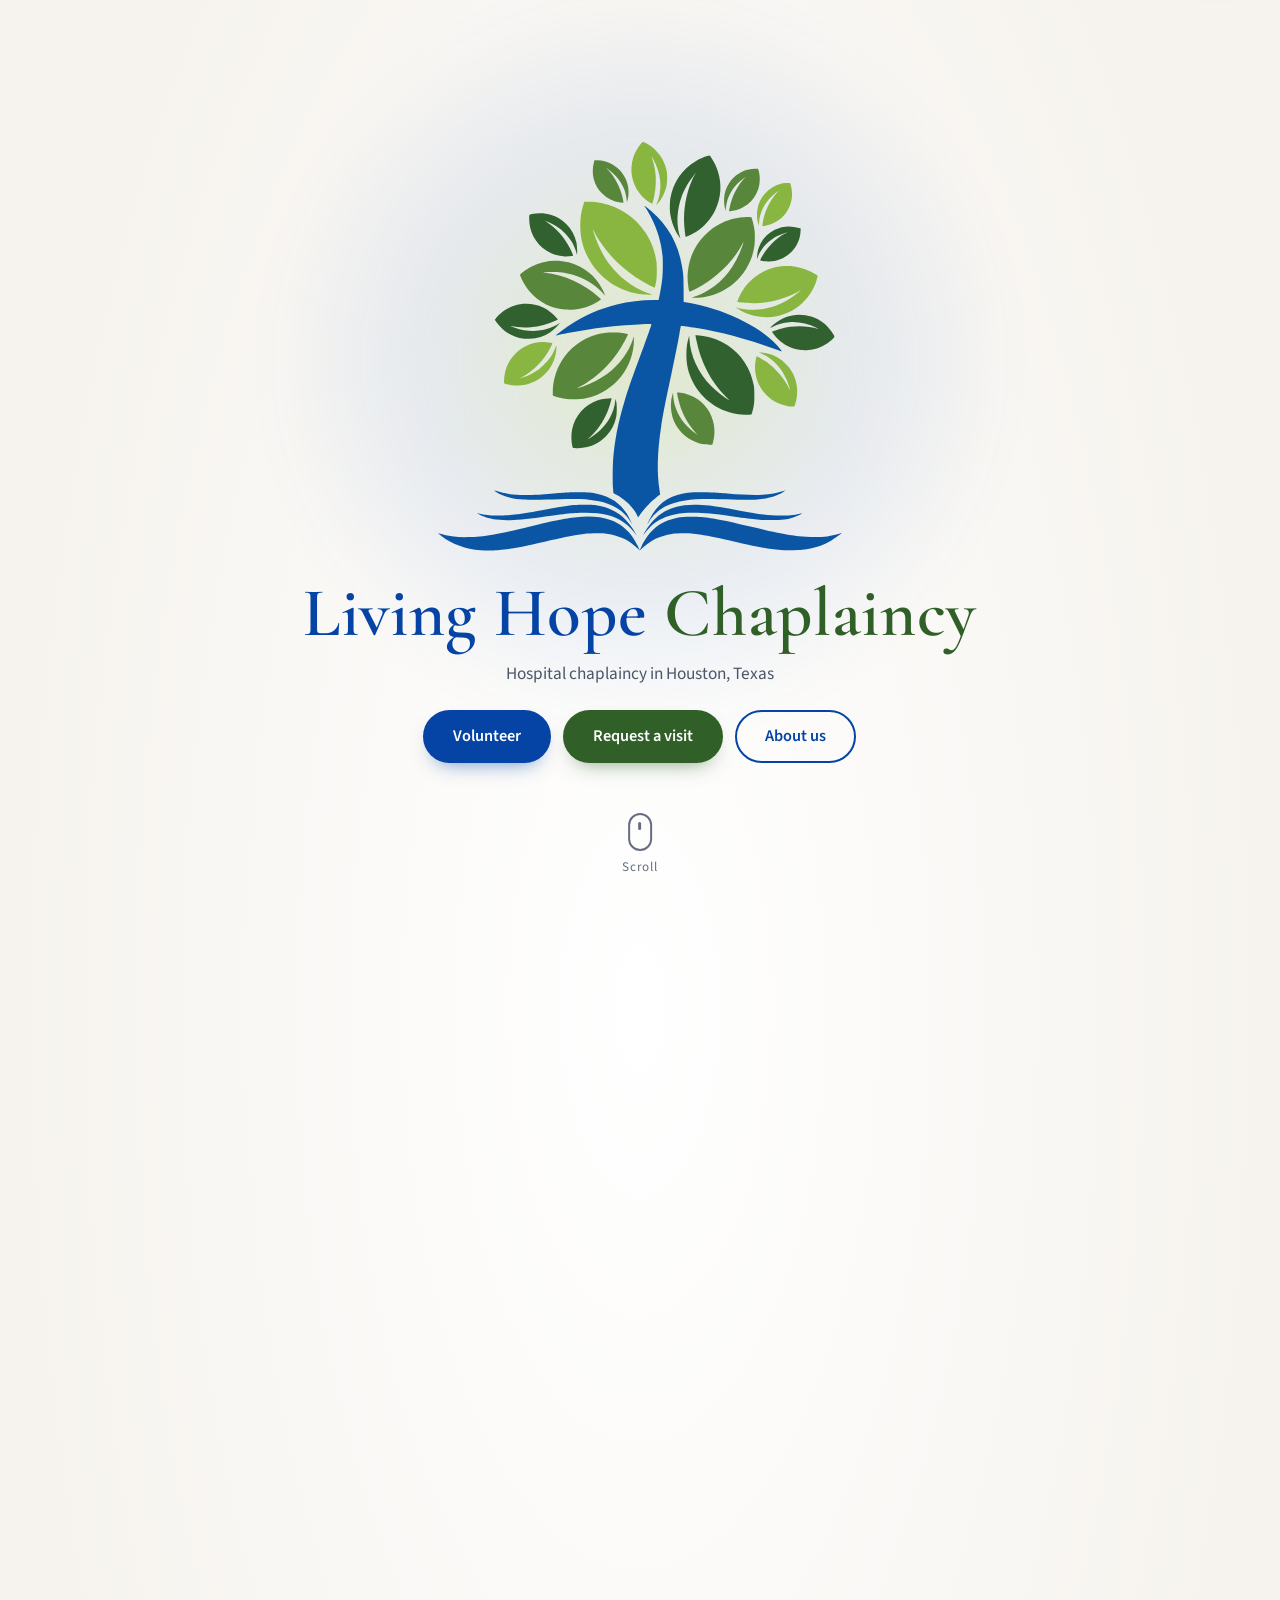
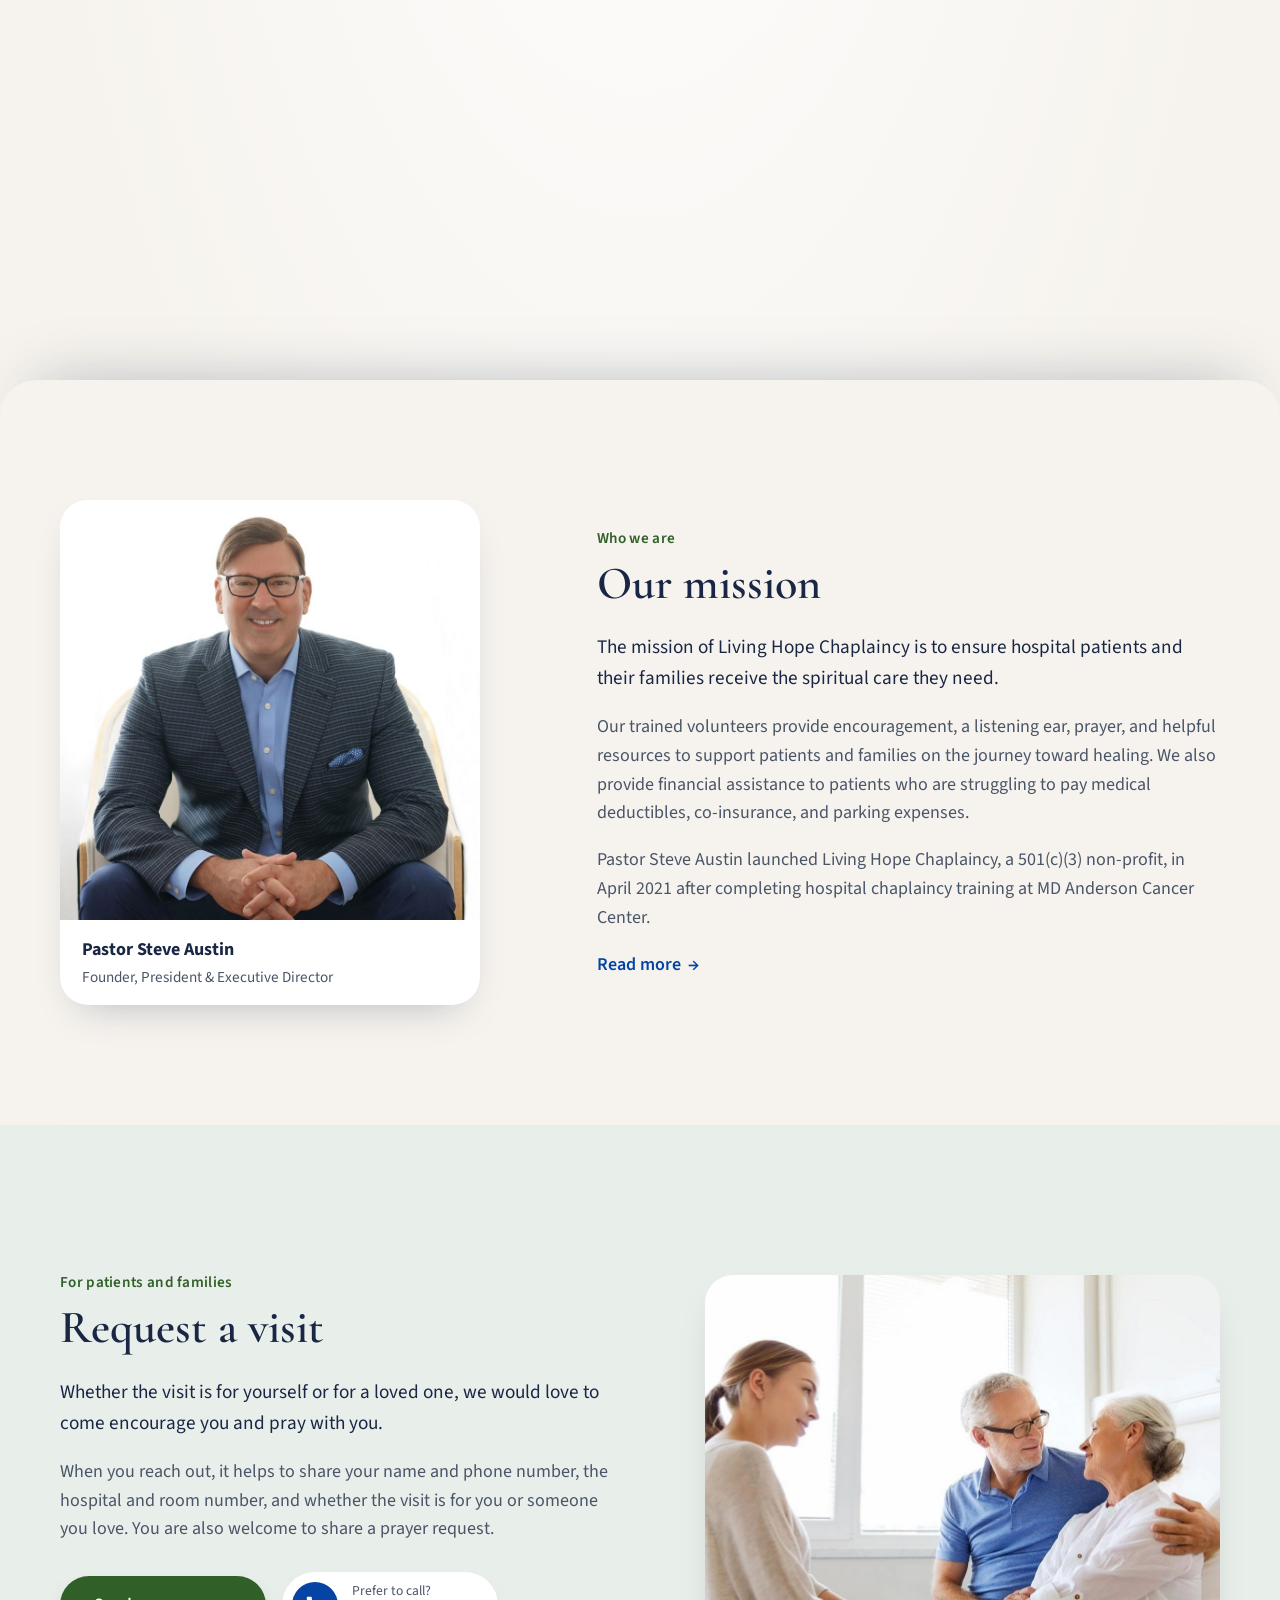
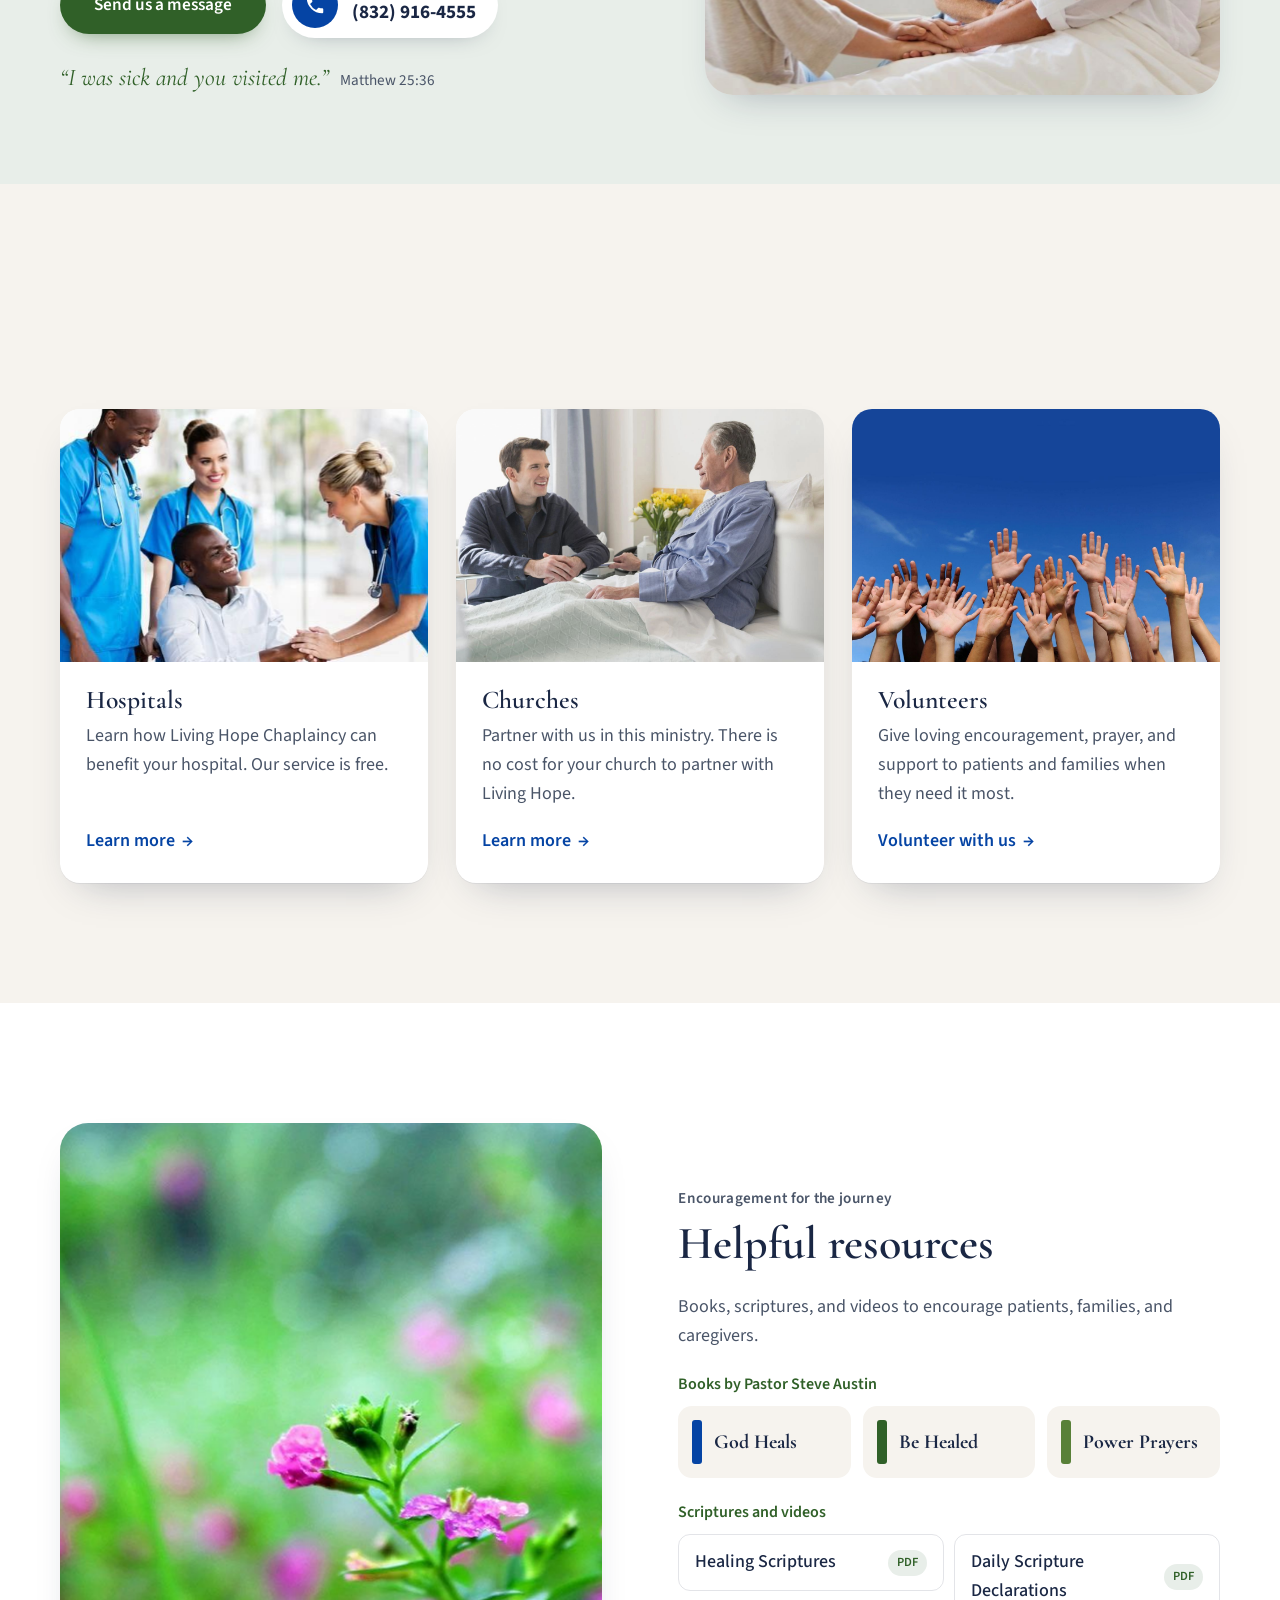
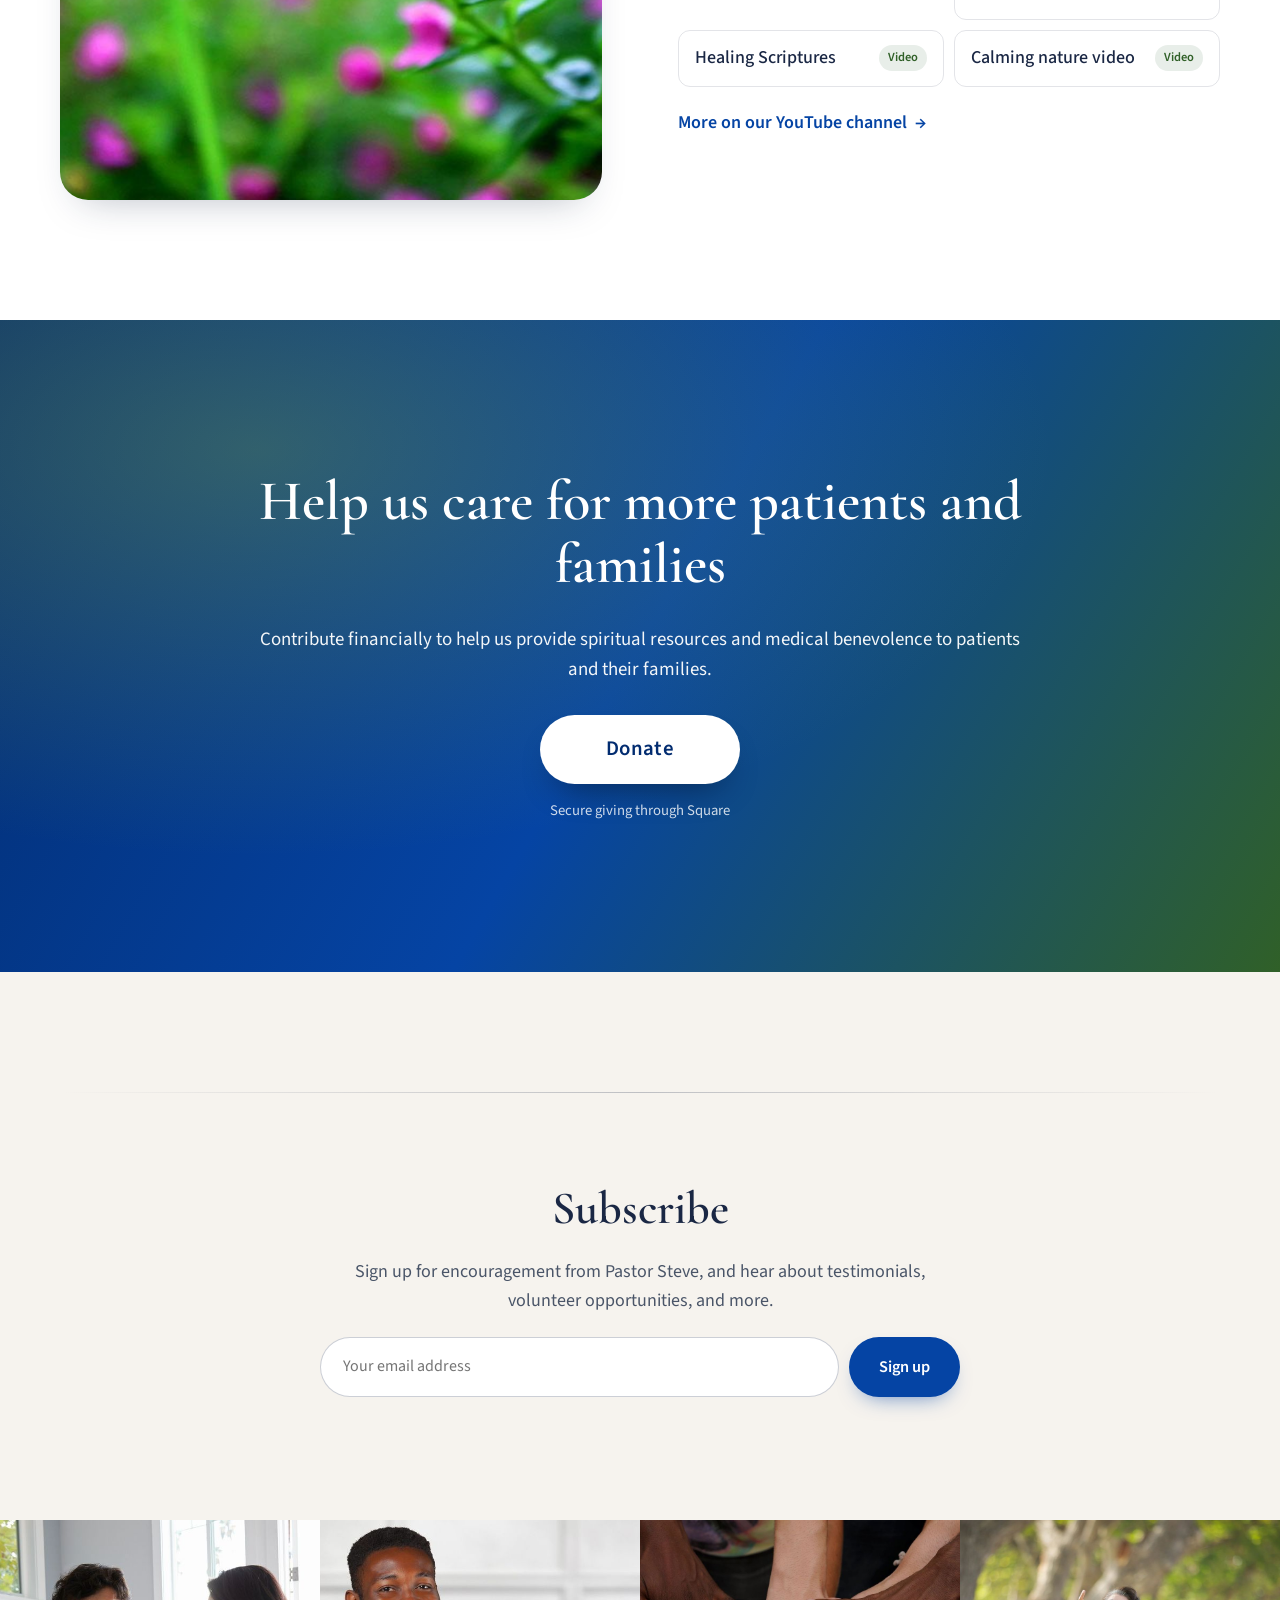
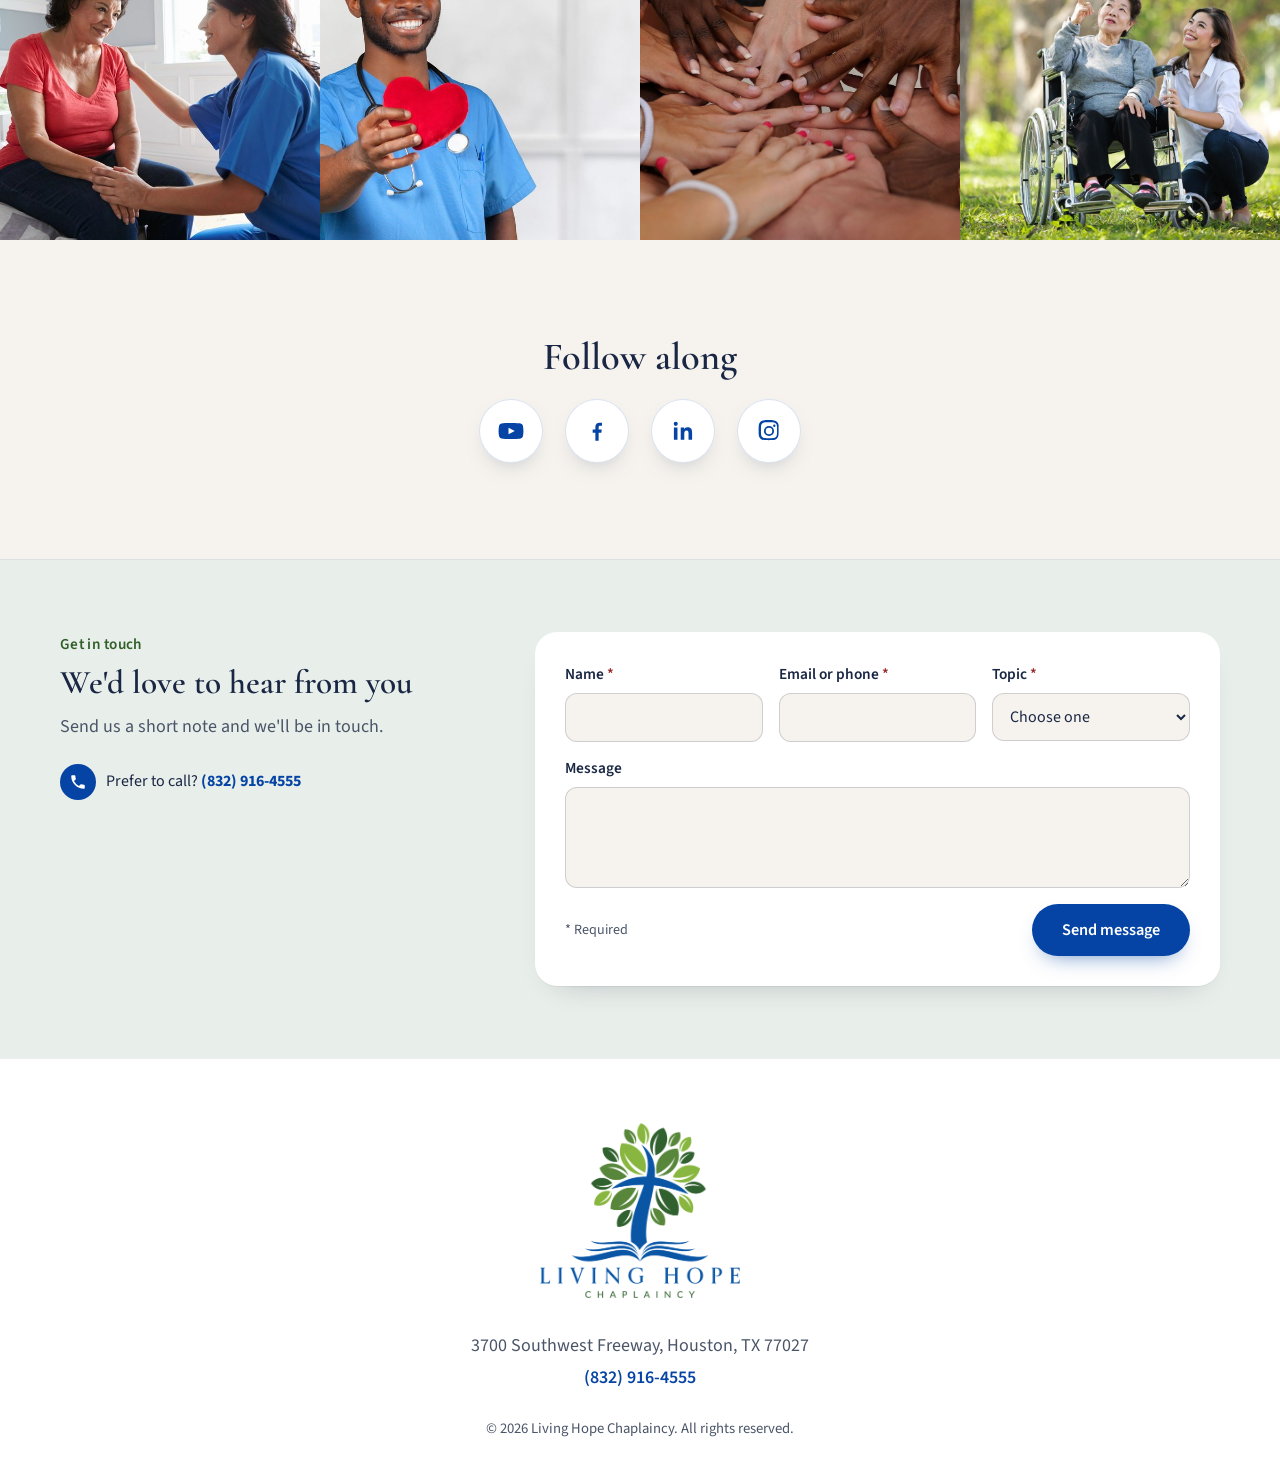
<file: index.html>
<!doctype html>
<html lang="en">
<head>
  <meta charset="utf-8">
  <meta name="viewport" content="width=device-width, initial-scale=1">
  <title>Living Hope Chaplaincy | Hospital chaplaincy in Houston</title>
  <meta name="description" content="Living Hope Chaplaincy is a Houston non-profit hospital chaplaincy. Trained volunteers offer patients and families encouragement, a listening ear, prayer, and helpful resources.">
  <meta name="theme-color" content="#0544A4">
  <meta property="og:title" content="Living Hope Chaplaincy">
  <meta property="og:description" content="Hospital chaplaincy in Houston. Request a visit, volunteer, or support the ministry.">
  <meta property="og:image" content="images/lhc-logo.png">
  <meta property="og:type" content="website">
  <link rel="icon" type="image/png" href="images/favicon.png">
  <link rel="apple-touch-icon" href="images/favicon.png">
  <link rel="preconnect" href="https://fonts.googleapis.com">
  <link rel="preconnect" href="https://fonts.gstatic.com" crossorigin>
  <link href="https://fonts.googleapis.com/css2?family=Cormorant+Garamond:ital,wght@0,500;0,600;1,500&family=Source+Sans+3:wght@400;500;600&display=swap" rel="stylesheet">
  <link rel="stylesheet" href="styles.css?v=8">
</head>
<body>
  <a class="skip-link" href="#mission">Skip to content</a>

  <!-- Minimal header: hidden during the opening, slides in after it -->
  <header class="site-header" id="site-header">
    <div class="header-inner">
      <a class="brand" href="#top" aria-label="Living Hope Chaplaincy, back to top">
        <img src="images/lhc-logo-header.png" alt="Living Hope Chaplaincy" width="420" height="367">
      </a>
      <nav class="primary-nav" id="primary-nav" aria-label="Main">
        <ul>
          <li><a href="#mission">Mission</a></li>
          <li><a href="#request-a-visit">Request a visit</a></li>
          <li><a href="#partner">Partner with us</a></li>
          <li><a href="#resources">Resources</a></li>
          <!-- TRAININGS NAV LINK (temporary, remove when page goes hidden) -->
          <li><a href="trainings.html">Trainings</a></li>
          <!-- /TRAININGS NAV LINK -->
          <li><a href="#contact">Contact</a></li>
        </ul>
        <div class="nav-actions">
          <a class="btn btn-outline btn-sm" href="volunteer.html">Volunteer</a>
          <a class="btn btn-primary btn-sm" href="https://checkout.square.site/pay/e897458de79f40aaad937cbe521fdfe1" target="_blank" rel="noopener">Donate</a>
        </div>
      </nav>
      <button class="menu-toggle" aria-expanded="false" aria-controls="primary-nav" aria-label="Open menu"><span></span><span></span><span></span></button>
    </div>
  </header>

  <main>
    <!-- 1. Opening: tree logo, wordmark, three buttons. Pinned zoom into the tree on scroll. -->
    <section class="intro" id="top" aria-labelledby="intro-title">
      <div class="intro-sticky">
        <div class="intro-glow" aria-hidden="true"></div>
        <div class="intro-tree-wrap">
          <svg class="intro-tree tree-svg" viewBox="0 0 1562 1562" xmlns="http://www.w3.org/2000/svg" role="img" aria-labelledby="tree-title">
<title id="tree-title">Living Hope Chaplaincy tree: green leaves around a blue cross, rising from an open book</title>
<g class="leaves"><path class="lf" style="--i:0;--s:-1;transform-origin:823px 361px" fill="#88B640" d="M843.4 253.5C857.6 224.0 861.8 181.6 854.0 144.5C851.5 132.5 845.8 114.8 840.3 102.5C835.7 92.1 825.1 72.6 824.4 73.3C824.2 73.5 825.2 76.5 826.6 80.0C829.7 87.6 835.2 109.1 837.4 121.8C842.7 153.2 841.8 189.2 834.9 223.0C832.4 235.5 827.8 252.0 826.8 252.0C826.4 252.0 823.4 250.4 820.0 248.4C797.4 235.2 776.2 212.2 763.8 187.7C758.5 177.1 752.6 158.8 750.4 146.5C746.7 125.4 748.6 99.1 755.2 78.0C761.1 58.9 777.1 31.7 788.9 20.6L791.9 17.7 L800.7 21.9C815.3 28.9 828.4 38.3 840.5 50.5C861.5 71.5 874.8 96.0 881.2 125.3C884.4 140.0 884.4 169.0 881.2 183.7C875.6 209.4 862.5 235.5 846.5 252.6L840.9 258.5 L843.4 253.5Z"/><path class="lf" style="--i:1;--s:-1;transform-origin:735px 381px" fill="#58863B" d="M707.0 247.5C680.2 243.7 657.3 232.4 638.4 213.5C607.4 182.6 595.7 138.4 607.1 95.8L609.2 88.0 L619.0 88.0C662.5 88.0 704.1 113.6 724.3 152.8C738.6 180.4 742.0 214.2 733.1 241.5L731.2 247.5 L731.1 241.8C730.9 233.0 727.4 214.4 723.9 204.0C713.3 172.2 691.2 143.5 660.2 121.7C657.4 119.7 654.8 118.0 654.5 118.0C654.2 118.0 656.7 120.7 659.9 123.9C686.5 150.5 708.0 192.6 716.5 234.3C718.9 246.1 719.0 249.2 717.2 248.9C716.8 248.8 712.2 248.2 707.0 247.5Z"/><path class="lf" style="--i:2;--s:1;transform-origin:1037px 400px" fill="#58863B" d="M1117.0 279.1C1117.0 276.3 1121.4 256.0 1124.0 246.7C1129.9 225.6 1140.5 202.6 1152.9 183.9C1160.0 173.1 1172.4 158.0 1178.8 152.1C1182.1 149.1 1182.2 148.9 1179.5 150.5C1173.1 154.4 1161.1 163.9 1153.1 171.5C1131.8 191.8 1116.0 217.9 1109.5 243.3C1106.8 254.0 1105.0 265.6 1104.9 273.8L1104.8 279.5 L1102.9 273.5C1098.1 258.6 1096.7 236.1 1099.6 219.6C1104.1 193.5 1116.9 169.7 1135.8 151.9C1157.4 131.5 1184.8 120.2 1213.4 119.7L1226.4 119.5 L1228.2 125.5C1231.1 134.7 1233.0 148.5 1233.0 159.5C1233.0 209.7 1201.8 254.7 1154.8 272.4C1142.4 277.0 1117.0 281.6 1117.0 279.1Z"/><path class="lf" style="--i:3;--s:1;transform-origin:932px 413px" fill="#30612F" d="M930.6 378.8C926.6 373.4 918.5 359.9 914.2 351.4C905.4 333.7 898.9 313.7 895.4 292.5C893.0 278.7 893.0 246.3 895.4 232.5C905.7 171.3 939.7 121.6 992.7 90.4C1006.9 82.0 1036.6 70.0 1043.1 70.0C1045.3 70.0 1057.2 88.5 1064.1 102.5C1067.3 109.1 1072.0 120.6 1074.4 128.0C1090.7 177.6 1087.3 229.2 1064.6 276.5C1048.8 309.3 1023.5 338.0 993.3 357.3C981.3 365.0 954.5 377.9 953.3 376.6C952.4 375.7 949.1 349.5 948.1 334.8C944.7 289.0 950.6 240.3 964.7 196.5C970.8 177.4 980.3 155.1 987.5 142.9C989.5 139.5 990.9 136.6 990.7 136.4C990.1 135.8 971.5 161.1 964.5 172.0C956.1 185.1 943.6 210.3 938.6 223.9C929.8 247.8 924.9 270.3 922.9 296.1C920.9 323.0 924.6 355.5 932.4 378.1C933.2 380.2 933.6 382.0 933.4 382.0C933.3 382.0 932.0 380.5 930.6 378.8Z"/><path class="lf" style="--i:4;--s:1;transform-origin:1111px 433px" fill="#88B640" d="M1243.7 326.9C1250.2 282.8 1269.7 240.8 1298.1 209.5L1304.5 202.6 L1298.7 206.6C1288.8 213.6 1276.1 225.1 1268.2 234.2C1244.9 261.2 1232.6 290.3 1230.1 324.3L1229.4 334.5 L1227.7 329.0C1222.3 311.6 1220.9 293.4 1223.4 276.2C1230.6 227.5 1265.0 189.1 1312.8 176.4C1320.5 174.3 1325.1 173.8 1335.0 173.7L1347.5 173.5 L1349.8 181.5C1360.5 218.8 1353.7 257.5 1330.9 288.0C1311.7 313.8 1279.9 332.2 1248.9 335.5L1242.3 336.2 L1243.7 326.9Z"/><path class="lf" style="--i:5;--s:-1;transform-origin:604px 502px" fill="#30612F" d="M490.0 449.9C467.6 447.9 446.7 440.6 427.5 428.2C386.8 402.0 363.0 358.1 363.0 309.5C363.0 292.8 363.0 292.7 372.7 290.7C398.5 285.2 422.3 286.3 446.8 294.1C468.0 300.9 486.2 312.0 502.6 328.4C522.5 348.3 534.8 370.5 541.2 398.0C543.4 407.7 545.1 443.0 543.3 443.0C542.7 443.0 542.0 441.2 541.6 439.0C539.7 426.9 530.0 405.1 519.6 389.5C499.8 359.9 472.4 337.3 437.3 321.6C421.5 314.5 419.1 313.9 427.7 319.3C464.0 342.0 496.3 378.6 517.3 420.6C523.4 432.9 529.6 447.7 528.9 448.4C528.3 449.0 505.5 451.0 501.5 450.9C499.9 450.8 494.7 450.4 490.0 449.9Z"/><path class="lf" style="--i:6;--s:1;transform-origin:1121px 523px" fill="#30612F" d="M1254.5 469.0C1247.4 468.3 1238.8 466.8 1235.2 465.5C1234.3 465.2 1235.0 463.0 1237.6 457.8C1247.0 439.2 1260.5 420.5 1277.0 403.6C1293.9 386.2 1309.5 374.4 1328.5 364.3C1332.9 362.0 1336.2 360.0 1335.9 360.0C1334.1 359.9 1310.5 368.6 1303.2 372.0C1267.3 388.8 1239.7 417.3 1225.8 451.9L1222.0 461.5 L1222.6 452.5C1223.8 433.0 1227.8 418.2 1236.1 402.0C1247.9 379.0 1265.4 362.0 1289.5 350.0C1318.2 335.7 1349.6 333.4 1380.4 343.3L1387.3 345.5 L1386.7 356.5C1383.4 415.4 1337.3 463.3 1278.2 469.0C1267.5 470.0 1266.1 470.0 1254.5 469.0Z"/><path class="lf" style="--i:7;--s:-1;transform-origin:754px 527px" fill="#88B640" d="M797.0 594.3C704.8 587.1 624.0 533.1 582.9 451.0C563.9 413.2 555.6 377.2 555.6 334.0C555.7 304.4 559.1 281.9 567.6 255.0L571.1 244.0 L587.1 244.0C605.7 244.0 617.7 245.1 635.0 248.6C704.2 262.4 763.4 302.2 802.1 360.8C823.6 393.3 836.9 428.9 843.2 470.5C844.9 482.4 845.0 525.5 843.2 537.0C841.3 549.4 837.9 566.6 837.0 568.0C836.5 568.8 831.6 566.8 819.9 561.0C741.8 521.9 677.4 466.0 632.6 398.5C620.0 379.6 613.7 368.9 607.3 355.5C605.0 350.6 603.0 347.0 603.0 347.7C603.0 348.3 605.3 356.0 608.1 364.7C623.9 413.6 644.5 453.1 673.3 489.3C683.3 501.9 705.3 524.6 718.0 535.2C747.9 560.4 784.9 581.2 818.2 591.5C823.1 593.0 827.0 594.4 827.0 594.6C827.0 595.1 803.6 594.8 797.0 594.3Z"/><path class="lf" style="--i:8;--s:1;transform-origin:990px 549px" fill="#58863B" d="M975.5 606.3C976.0 605.8 978.7 604.8 981.4 604.2C995.7 600.6 1020.3 589.5 1038.4 578.5C1098.1 542.3 1141.6 485.5 1167.4 410.1C1169.9 402.8 1172.0 396.2 1172.0 395.6C1172.0 395.0 1169.3 399.4 1166.2 405.5C1137.9 458.9 1090.6 509.8 1034.0 547.7C1010.0 563.7 968.6 585.6 967.1 583.1C965.6 580.8 962.1 557.8 961.0 543.6C959.1 519.8 962.2 491.3 969.5 466.1C985.6 409.9 1024.2 361.0 1075.1 332.0C1109.6 312.4 1152.9 301.2 1190.5 302.2L1201.3 302.5 L1204.2 311.0C1207.3 320.3 1211.1 337.5 1213.1 351.5C1215.0 364.6 1214.7 396.9 1212.6 411.5C1198.1 511.6 1120.7 589.2 1020.0 604.5C1007.8 606.3 974.0 607.7 975.5 606.3Z"/><path class="lf" style="--i:9;--s:-1;transform-origin:624px 618px" fill="#58863B" d="M497.5 651.3C454.7 646.3 421.2 632.7 390.6 608.0C364.4 586.8 341.9 556.0 330.0 525.0L327.9 519.5 L333.7 514.2C341.3 507.1 359.9 494.7 372.5 488.3C414.9 466.7 464.9 461.2 511.4 472.9C567.1 487.1 614.0 524.4 639.5 575.0C644.3 584.5 650.2 598.2 649.7 598.7C649.5 598.9 647.4 596.6 645.1 593.7C642.9 590.7 636.2 583.6 630.3 577.8C597.4 545.8 555.3 524.2 507.0 514.6C494.4 512.1 492.4 511.8 475.0 510.0C465.0 508.9 426.1 509.5 417.5 510.8L412.5 511.6 L420.5 512.3C495.1 519.4 569.8 553.4 629.0 607.3L634.4 612.2 L631.8 614.5C630.3 615.8 624.9 619.4 619.8 622.6C595.3 637.8 565.6 648.0 536.9 651.0C528.1 651.9 504.1 652.1 497.5 651.3Z"/><path class="lf" style="--i:10;--s:1;transform-origin:1117px 628px" fill="#88B640" d="M1242.5 679.4C1205.2 675.1 1178.5 666.1 1150.3 648.2C1146.3 645.7 1143.2 643.5 1143.3 643.3C1143.5 643.1 1145.5 643.6 1147.7 644.4C1153.4 646.4 1170.8 649.8 1182.4 651.1C1197.2 652.8 1231.5 651.7 1246.5 649.1C1291.2 641.2 1332.2 622.6 1369.7 593.3C1381.4 584.2 1390.8 575.9 1386.6 578.5C1349.2 601.2 1304.4 616.9 1257.5 623.5C1238.6 626.1 1225.2 627.0 1204.0 627.0C1183.5 627.0 1150.3 624.6 1148.6 623.0C1146.8 621.2 1156.8 597.9 1165.5 583.5C1197.6 530.4 1251.3 495.7 1313.0 488.0C1325.4 486.5 1350.3 486.8 1363.1 488.6C1391.8 492.6 1421.5 503.7 1445.0 519.2C1452.8 524.4 1452.8 523.7 1446.4 543.0C1421.5 618.3 1356.4 670.5 1276.8 679.0C1267.7 679.9 1249.4 680.1 1242.5 679.4Z"/><path class="lf" style="--i:11;--s:-1;transform-origin:545px 697px" fill="#30612F" d="M345.0 761.0C319.5 758.4 292.6 747.9 272.0 732.5C261.2 724.5 246.2 708.9 238.8 698.1L233.1 689.7 L236.2 685.3C241.2 678.4 254.3 665.7 263.6 658.7C327.5 610.7 418.4 622.4 467.9 684.9L471.1 688.9 L464.3 692.0C432.3 706.7 403.2 714.5 368.1 718.0C345.0 720.3 313.7 718.3 294.5 713.4C289.2 712.1 297.1 715.5 308.4 719.5C359.6 737.6 412.0 735.8 456.5 714.4C461.4 712.1 468.5 708.1 472.2 705.7L479.0 701.2 L475.7 705.7C470.5 713.0 452.2 730.0 443.0 736.2C419.3 752.0 393.9 760.3 366.0 761.4C359.1 761.6 349.7 761.5 345.0 761.0Z"/><path class="lf" style="--i:12;--s:1;transform-origin:1175px 726px" fill="#30612F" d="M1389.5 804.0C1371.3 802.0 1353.8 796.8 1337.4 788.5C1323.2 781.3 1312.5 773.4 1300.5 761.5C1289.8 750.8 1278.1 735.5 1279.6 734.0C1281.1 732.6 1300.8 726.1 1313.0 723.0C1360.8 710.8 1410.3 711.3 1455.5 724.4C1456.6 724.8 1452.5 722.6 1446.5 719.6C1415.5 704.2 1376.2 696.2 1344.8 699.0C1320.7 701.1 1300.8 706.4 1282.4 715.5C1273.6 719.9 1272.4 720.2 1273.8 718.1C1274.7 716.8 1279.2 712.4 1283.9 708.3C1325.4 672.2 1378.4 661.5 1429.9 678.6C1463.4 689.7 1493.1 714.3 1510.9 745.5C1516.2 754.8 1516.1 755.1 1505.2 764.9C1483.7 784.3 1458.9 796.8 1432.1 802.0C1420.6 804.3 1400.5 805.2 1389.5 804.0Z"/><path class="lf" style="--i:13;--s:-1;transform-origin:552px 796px" fill="#88B640" d="M300.5 936.9C292.6 935.9 274.0 931.4 270.2 929.7L267.7 928.5 L268.4 915.6C270.3 877.4 284.7 843.9 310.6 817.7C322.6 805.5 334.4 797.0 349.5 789.5C374.8 777.0 396.3 772.6 424.5 774.1C436.4 774.7 449.8 776.8 450.6 778.2C450.9 778.6 447.8 785.4 443.8 793.2C419.3 841.1 380.1 882.3 336.8 905.5C332.2 908.0 329.0 910.0 329.7 910.0C330.3 910.0 335.5 908.4 341.2 906.4C363.1 898.8 383.0 888.5 400.0 876.0C411.5 867.5 433.0 845.6 441.2 834.0C448.9 823.1 458.7 804.4 463.0 792.0L466.0 783.5 L465.6 796.5C463.3 863.8 414.3 921.4 347.7 935.1C336.0 937.5 311.6 938.4 300.5 936.9Z"/><path class="lf" style="--i:14;--s:-1;transform-origin:693px 801px" fill="#58863B" d="M505.0 988.5C488.1 986.5 468.8 982.0 456.2 977.3L452.0 975.7 L452.0 961.6C452.0 922.4 464.2 879.4 484.7 846.0C514.9 797.0 563.1 760.5 617.7 745.5C640.8 739.1 652.7 737.6 679.0 737.6C698.8 737.6 704.5 738.0 715.2 739.9C722.2 741.1 729.7 742.6 731.9 743.3L736.0 744.5 L731.1 754.5C720.5 776.6 701.4 807.9 686.8 827.4C650.3 875.7 602.3 917.4 555.2 941.5C549.1 944.7 544.0 947.4 544.0 947.6C544.0 948.0 559.8 943.0 571.0 939.0C633.1 916.8 684.5 879.4 719.0 831.0C734.1 809.9 746.2 786.6 753.6 764.5L757.9 751.5 L758.0 763.6C758.3 868.7 684.0 961.3 580.8 984.4C556.9 989.8 528.2 991.3 505.0 988.5Z"/><path class="lf" style="--i:15;--s:1;transform-origin:991px 824px" fill="#30612F" d="M1160.8 1047.0C1083.3 1039.7 1013.6 991.5 979.1 921.6C962.9 888.7 956.0 858.5 956.0 820.5C956.0 795.5 958.9 774.9 964.9 755.6L966.7 749.7 L967.4 762.1C971.2 826.8 1000.9 890.6 1050.5 940.5C1071.6 961.7 1095.3 980.5 1118.7 994.3C1119.3 994.7 1112.7 987.9 1104.1 979.3C1048.5 923.6 1010.4 850.2 993.5 766.3C991.6 756.8 990.0 748.8 990.0 748.4C990.0 747.6 1007.4 748.9 1019.5 750.6C1051.5 755.2 1084.4 767.8 1111.5 785.8C1163.8 820.5 1198.8 874.1 1210.2 937.1C1212.2 948.0 1212.5 952.6 1212.4 976.0C1212.4 1000.2 1212.1 1003.6 1209.8 1015.5C1207.0 1029.7 1203.4 1043.7 1202.0 1046.0C1201.2 1047.2 1198.0 1047.5 1185.3 1047.7C1176.6 1047.7 1165.6 1047.5 1160.8 1047.0Z"/><path class="lf" style="--i:16;--s:1;transform-origin:1113px 834px" fill="#88B640" d="M1339.5 1015.4C1267.8 1004.1 1215.0 942.5 1215.0 870.0C1215.0 863.7 1215.7 854.0 1216.5 848.5C1218.1 837.8 1220.8 827.0 1221.9 827.0C1223.2 827.0 1240.5 837.2 1250.4 843.7C1266.1 854.1 1279.5 865.3 1294.0 879.9C1314.9 900.9 1328.8 919.9 1340.6 943.3C1344.1 950.4 1347.0 955.7 1347.0 955.2C1347.0 952.9 1340.6 932.0 1337.4 923.8C1332.4 911.1 1323.1 892.9 1316.4 883.0C1296.0 852.5 1266.5 828.1 1234.5 815.3L1228.5 812.9 L1239.0 813.4C1263.6 814.6 1290.4 824.3 1313.0 840.1C1323.7 847.6 1341.4 865.7 1348.8 876.9C1363.7 899.2 1372.2 923.7 1373.8 949.0C1375.1 969.7 1372.6 989.9 1366.2 1008.2L1363.4 1016.5 L1355.9 1016.7C1351.8 1016.8 1344.5 1016.2 1339.5 1015.4Z"/><path class="lf" style="--i:17;--s:1;transform-origin:926px 921px" fill="#58863B" d="M1021.5 1159.4C979.8 1152.9 942.3 1128.0 919.3 1091.5C913.9 1083.0 906.2 1066.0 903.5 1056.5C895.5 1028.7 895.4 997.7 903.4 971.9L905.6 964.5 L906.3 976.1C908.2 1010.4 921.7 1045.1 944.9 1075.5C955.9 1089.9 977.7 1110.0 994.2 1121.0L1000.5 1125.3 L992.9 1117.4C958.8 1081.9 936.2 1038.2 924.7 986.0C923.3 979.7 921.8 972.1 921.5 969.1L920.8 963.7 L927.6 964.4C954.4 967.1 980.0 976.5 1001.3 991.7C1011.7 999.1 1026.9 1014.3 1034.3 1024.7C1060.9 1062.1 1069.1 1110.2 1056.1 1153.8L1053.9 1161.0 L1042.2 1160.9C1035.8 1160.8 1026.5 1160.2 1021.5 1159.4Z"/><path class="lf" style="--i:18;--s:-1;transform-origin:697px 931px" fill="#30612F" d="M529.3 1173.3C527.5 1173.0 526.9 1171.7 525.6 1166.2C521.3 1146.8 521.0 1121.5 525.0 1102.8C535.8 1051.6 572.8 1010.0 622.0 993.6C637.1 988.6 645.7 987.0 660.6 986.3L673.8 985.7 L672.3 992.1C665.8 1021.1 653.2 1052.0 637.6 1077.4C625.3 1097.6 607.4 1119.4 592.9 1131.9C582.4 1141.1 581.9 1141.7 587.5 1138.5C620.1 1120.1 648.6 1092.4 665.8 1062.4C677.4 1042.1 686.0 1016.0 687.6 996.2C688.0 991.5 688.6 988.4 689.0 989.1C689.5 989.9 690.6 994.5 691.6 999.5C694.3 1013.0 694.1 1043.0 691.2 1056.3C684.9 1085.0 672.5 1108.4 652.7 1128.7C640.1 1141.6 629.0 1150.2 615.0 1157.4C593.2 1168.7 570.5 1174.1 545.7 1173.9C537.9 1173.8 530.5 1173.5 529.3 1173.3Z"/></g>
<g fill="#0A56A5">
<path class="cross" d="M770.0 1427.2C756.9 1398.2 726.0 1368.1 688.8 1348.0C684.5 1345.7 681.0 1343.8 680.9 1343.7C680.7 1342.9 679.8 1333.2 679.0 1322.1C677.5 1301.5 677.8 1240.7 679.5 1217.5C684.9 1145.6 698.1 1078.3 722.4 997.5C738.6 943.9 744.7 926.4 794.3 792.0C810.0 749.6 824.0 709.6 824.0 707.5C824.0 705.6 817.2 705.6 775.2 707.0C690.9 709.9 606.8 720.2 513.4 739.0C496.9 742.3 478.9 746.0 473.2 747.3C467.6 748.6 463.0 749.4 463.1 749.1C463.2 747.4 496.6 722.6 515.0 710.4C570.6 673.7 629.0 648.1 693.5 632.1C737.9 621.2 786.9 615.0 830.0 615.0L850.9 615.0 L851.9 611.2C856.3 594.9 863.1 553.8 865.5 529.0C867.5 509.1 867.7 465.7 866.0 448.5C860.9 397.6 848.2 353.3 825.6 308.2C817.9 292.8 807.8 275.1 800.8 264.8C798.7 261.6 797.2 259.0 797.5 259.0C798.5 259.0 813.8 270.8 822.0 277.9C887.4 334.3 925.1 401.5 939.5 487.3C944.9 519.6 945.3 526.5 945.5 576.0L945.7 622.5 L959.1 624.7C1092.3 646.9 1230.4 712.4 1297.8 785.3C1304.3 792.3 1317.0 808.2 1317.0 809.3C1317.0 809.5 1307.0 806.2 1294.8 801.8C1176.8 760.0 1080.1 734.1 989.5 720.1C966.5 716.5 935.9 712.8 935.2 713.4C935.0 713.7 932.8 725.5 930.3 739.7C923.9 777.0 914.8 822.3 898.5 898.5C876.7 1000.0 868.4 1042.6 861.1 1090.5C845.9 1189.7 844.1 1270.0 855.6 1338.9C856.4 1344.0 857.0 1348.3 856.8 1348.4C852.1 1351.5 835.8 1364.9 827.5 1372.6C811.0 1387.8 790.1 1411.8 779.0 1428.3C776.5 1431.9 774.3 1434.9 774.0 1434.9C773.7 1434.9 771.9 1431.5 770.0 1427.2Z"/>
<path class="pg pg-bottom" d="M179.0 1558.9C122.3 1554.1 74.2 1536.7 32.9 1505.9C17.3 1494.3 16.8 1493.5 27.7 1497.0C57.1 1506.4 93.4 1510.7 133.5 1509.6C191.7 1508.1 242.7 1499.2 366.5 1469.1C456.7 1447.2 494.6 1439.7 541.5 1434.5C590.2 1429.2 634.6 1432.8 669.6 1445.1C704.0 1457.1 734.5 1481.1 755.4 1512.5C762.7 1523.5 772.0 1540.5 776.1 1550.7C778.0 1555.2 779.8 1559.0 780.1 1559.0C780.4 1559.0 782.7 1554.2 785.3 1548.2C798.0 1519.0 819.1 1490.4 840.8 1472.8C867.5 1451.4 899.4 1439.0 941.0 1433.8C954.4 1432.2 995.5 1432.2 1012.0 1433.8C1061.5 1438.8 1097.6 1445.8 1197.1 1469.9C1292.9 1493.0 1331.0 1500.7 1380.0 1506.5C1412.8 1510.4 1461.3 1510.6 1487.3 1507.0C1503.3 1504.7 1523.8 1500.1 1535.8 1496.1C1538.9 1495.0 1541.6 1494.3 1541.8 1494.5C1542.5 1495.2 1515.0 1515.0 1505.0 1521.0C1473.0 1540.3 1436.8 1552.2 1393.5 1557.7C1374.2 1560.1 1326.3 1560.1 1303.0 1557.6C1256.2 1552.7 1226.8 1547.2 1135.2 1526.1C1052.4 1506.9 1026.9 1502.0 982.5 1496.8C965.1 1494.8 916.4 1495.1 901.5 1497.4C855.6 1504.4 820.8 1521.0 789.8 1551.0C784.7 1555.9 780.3 1560.0 780.0 1560.0C779.7 1560.0 776.8 1557.2 773.5 1553.9C742.4 1522.0 704.6 1503.9 654.5 1496.8C639.2 1494.6 590.1 1495.2 569.0 1497.8C531.6 1502.5 503.0 1508.1 425.5 1526.0C325.9 1548.9 291.3 1555.1 241.5 1558.9C228.4 1559.9 191.1 1559.9 179.0 1558.9Z"/>
<path class="pg pg-ml" d="M764.7 1499.0C754.8 1483.7 736.7 1465.6 720.0 1454.1C683.3 1428.9 639.7 1418.0 575.6 1418.0C532.8 1418.0 502.7 1420.9 406.0 1434.5C292.7 1450.4 234.0 1449.5 189.6 1431.2C180.8 1427.6 166.5 1420.1 167.2 1419.5C167.4 1419.3 173.6 1420.5 181.0 1422.0C203.3 1426.6 220.5 1428.1 249.5 1428.1C295.4 1428.1 330.0 1423.7 421.0 1406.6C474.4 1396.6 501.0 1392.3 533.0 1388.9C548.6 1387.2 598.9 1387.1 610.5 1388.8C638.7 1392.9 657.5 1398.5 678.5 1409.0C686.2 1412.8 696.7 1419.0 701.9 1422.7C719.4 1435.3 738.3 1455.1 751.8 1475.2C757.2 1483.2 769.3 1504.1 768.8 1504.6C768.6 1504.7 766.8 1502.2 764.7 1499.0Z"/>
<path class="pg pg-mr" d="M794.6 1498.5C812.1 1465.6 835.1 1438.8 861.0 1421.1C905.7 1390.5 960.1 1381.3 1042.4 1390.6C1059.8 1392.5 1108.2 1400.7 1158.0 1410.0C1234.2 1424.2 1266.6 1428.1 1310.5 1428.1C1341.9 1428.1 1359.8 1426.4 1383.9 1421.1C1389.1 1419.9 1393.5 1419.2 1393.7 1419.3C1394.6 1420.2 1371.1 1431.3 1361.7 1434.5C1336.7 1442.9 1317.7 1445.4 1279.0 1445.4C1252.1 1445.4 1242.1 1444.8 1214.0 1441.9C1198.5 1440.4 1158.4 1435.2 1125.5 1430.5C1058.8 1421.1 1023.8 1418.0 985.4 1418.0C950.3 1418.0 926.9 1420.4 903.0 1426.5C867.3 1435.6 840.4 1450.4 816.9 1473.9C807.8 1483.0 803.1 1488.6 792.7 1503.0C791.7 1504.4 792.6 1502.3 794.6 1498.5Z"/>
<path class="pg pg-tl" d="M747.2 1454.7C738.9 1439.6 724.8 1422.8 711.1 1411.8C681.0 1387.5 642.9 1374.2 588.0 1368.5C566.0 1366.3 517.2 1365.6 480.0 1367.0C429.6 1368.9 360.0 1369.4 342.1 1368.1C303.3 1365.1 276.9 1359.0 253.5 1347.6C243.4 1342.6 230.3 1334.3 231.2 1333.4C231.5 1333.2 234.1 1334.0 237.1 1335.1C245.2 1338.2 267.2 1343.6 280.6 1345.9C305.2 1350.0 313.5 1350.5 352.0 1350.5C386.2 1350.4 398.5 1349.9 433.0 1347.0C505.3 1340.8 511.7 1340.5 551.5 1340.6C588.2 1340.6 599.2 1341.6 622.0 1346.6C669.9 1357.2 704.9 1380.8 730.3 1419.5C736.9 1429.6 753.1 1462.0 751.6 1462.0C751.4 1462.0 749.4 1458.7 747.2 1454.7Z"/>
<path class="pg pg-tr" d="M809.0 1460.5C809.0 1458.5 823.8 1429.2 828.5 1422.0C843.2 1399.0 862.3 1380.2 884.0 1367.2C907.3 1353.3 939.7 1344.0 974.5 1341.2C992.6 1339.8 1063.6 1340.7 1072.5 1342.5C1073.6 1342.7 1078.8 1343.2 1084.0 1343.5C1089.2 1343.8 1100.9 1344.7 1110.0 1345.5C1167.8 1350.5 1213.9 1352.1 1243.0 1350.1C1272.0 1348.1 1301.1 1342.7 1321.9 1335.6C1326.0 1334.1 1329.6 1333.0 1329.9 1333.0C1330.2 1333.0 1328.2 1334.6 1325.5 1336.6C1301.0 1354.1 1270.0 1363.5 1223.5 1367.6C1203.0 1369.4 1136.7 1369.1 1080.0 1367.0C1029.8 1365.1 983.0 1366.5 952.0 1371.0C923.3 1375.1 894.3 1384.1 873.8 1395.3C849.8 1408.4 827.1 1430.1 814.9 1451.7C810.8 1459.1 809.0 1461.7 809.0 1460.5Z"/>
<path class="turn turn-1" style="transform-origin:780px 1400px" d="M809.0 1460.5C809.0 1458.5 823.8 1429.2 828.5 1422.0C843.2 1399.0 862.3 1380.2 884.0 1367.2C907.3 1353.3 939.7 1344.0 974.5 1341.2C992.6 1339.8 1063.6 1340.7 1072.5 1342.5C1073.6 1342.7 1078.8 1343.2 1084.0 1343.5C1089.2 1343.8 1100.9 1344.7 1110.0 1345.5C1167.8 1350.5 1213.9 1352.1 1243.0 1350.1C1272.0 1348.1 1301.1 1342.7 1321.9 1335.6C1326.0 1334.1 1329.6 1333.0 1329.9 1333.0C1330.2 1333.0 1328.2 1334.6 1325.5 1336.6C1301.0 1354.1 1270.0 1363.5 1223.5 1367.6C1203.0 1369.4 1136.7 1369.1 1080.0 1367.0C1029.8 1365.1 983.0 1366.5 952.0 1371.0C923.3 1375.1 894.3 1384.1 873.8 1395.3C849.8 1408.4 827.1 1430.1 814.9 1451.7C810.8 1459.1 809.0 1461.7 809.0 1460.5Z"/>
<path class="turn turn-2" style="transform-origin:780px 1460px" d="M794.6 1498.5C812.1 1465.6 835.1 1438.8 861.0 1421.1C905.7 1390.5 960.1 1381.3 1042.4 1390.6C1059.8 1392.5 1108.2 1400.7 1158.0 1410.0C1234.2 1424.2 1266.6 1428.1 1310.5 1428.1C1341.9 1428.1 1359.8 1426.4 1383.9 1421.1C1389.1 1419.9 1393.5 1419.2 1393.7 1419.3C1394.6 1420.2 1371.1 1431.3 1361.7 1434.5C1336.7 1442.9 1317.7 1445.4 1279.0 1445.4C1252.1 1445.4 1242.1 1444.8 1214.0 1441.9C1198.5 1440.4 1158.4 1435.2 1125.5 1430.5C1058.8 1421.1 1023.8 1418.0 985.4 1418.0C950.3 1418.0 926.9 1420.4 903.0 1426.5C867.3 1435.6 840.4 1450.4 816.9 1473.9C807.8 1483.0 803.1 1488.6 792.7 1503.0C791.7 1504.4 792.6 1502.3 794.6 1498.5Z"/>
</g>
</svg>
        </div>
        <div class="intro-text">
          <h1 id="intro-title" class="wordmark"><span class="wm-blue">Living Hope</span> <span class="wm-green">Chaplaincy</span></h1>
          <p class="intro-tag">Hospital chaplaincy in Houston, Texas</p>
          <div class="intro-ctas">
            <a class="btn btn-primary" href="volunteer.html">Volunteer</a>
            <a class="btn btn-green" href="#request-a-visit">Request a visit</a>
            <a class="btn btn-outline" href="#mission">About us</a>
          </div>
        </div>
        <div class="intro-veil" aria-hidden="true"></div>
        <a class="scroll-cue" href="#mission" aria-label="Scroll down"><span class="scroll-cue-mouse" aria-hidden="true"><span></span></span><span class="scroll-cue-label">Scroll</span></a>
      </div>
    </section>

    <!-- 2. Our mission -->
    <section class="section mission" id="mission" aria-labelledby="mission-title">
      <div class="container mission-grid">
        <figure class="mission-photo reveal">
          <img src="images/pastor-steve-austin.jpg" alt="Portrait of Pastor Steve Austin, seated, in a navy jacket" width="900" height="1005" loading="lazy">
          <figcaption><strong>Pastor Steve Austin</strong><span>Founder, President &amp; Executive Director</span></figcaption>
        </figure>
        <div class="mission-text reveal">
          <p class="eyebrow">Who we are</p>
          <h2 id="mission-title">Our mission</h2>
          <p class="lead">The mission of Living Hope Chaplaincy is to ensure hospital patients and their families receive the spiritual care they need.</p>
          <p>Our trained volunteers provide encouragement, a listening ear, prayer, and helpful resources to support patients and families on the journey toward healing. We also provide financial assistance to patients who are struggling to pay medical deductibles, co-insurance, and parking expenses.</p>
          <p>Pastor Steve Austin launched Living Hope Chaplaincy, a 501(c)(3) non-profit, in April 2021 after completing hospital chaplaincy training at MD Anderson Cancer Center.</p>
          <!-- TODO: about.html is a future page for the full story -->
          <a class="text-link" href="about.html" data-todo="about-page">Read more <span aria-hidden="true">→</span></a>
        </div>
      </div>
    </section>

    <!-- 3. Request a visit (right on the homepage) -->
    <section class="section visit" id="request-a-visit" aria-labelledby="visit-title">
      <div class="container visit-grid">
        <div class="visit-text reveal">
          <p class="eyebrow">For patients and families</p>
          <h2 id="visit-title">Request a visit</h2>
          <p class="lead">Whether the visit is for yourself or for a loved one, we would love to come encourage you and pray with you.</p>
          <p>When you reach out, it helps to share your name and phone number, the hospital and room number, and whether the visit is for you or someone you love. You are also welcome to share a prayer request.</p>
          <div class="visit-actions">
            <!-- TODO: confirm which Cognito form handles visit requests and link or embed it directly -->
            <a class="btn btn-green btn-lg" href="partners.html?about=visit#contact-us" data-todo="visit-form">Send us a message</a>
            <a class="phone-card" href="tel:+18329164555">
              <span class="phone-icon" aria-hidden="true"><svg viewBox="0 0 24 24" width="22" height="22"><path fill="currentColor" d="M6.6 10.8a15.1 15.1 0 0 0 6.6 6.6l2.2-2.2c.3-.3.7-.4 1-.2 1.1.4 2.3.6 3.6.6.6 0 1 .4 1 1V20c0 .6-.4 1-1 1A17 17 0 0 1 3 4c0-.6.4-1 1-1h3.5c.6 0 1 .4 1 1 0 1.3.2 2.5.6 3.6.1.3 0 .7-.2 1l-2.3 2.2z"/></svg></span>
              <span><small>Prefer to call?</small><strong>(832) 916-4555</strong></span>
            </a>
          </div>
          <p class="verse"><em>“I was sick and you visited me.”</em> <span>Matthew 25:36</span></p>
        </div>
        <figure class="visit-photo reveal zoom-wrap">
          <img class="zoom" src="images/family-visit.jpg" alt="A young woman and an older man sit at a hospital bedside, holding the hands of an older woman who smiles back at them" width="1320" height="880" loading="lazy">
        </figure>
      </div>
    </section>

    <!-- 4. Partner with Living Hope Chaplaincy -->
    <section class="section partner" id="partner" aria-labelledby="partner-title">
      <div class="container">
        <div class="partner-head reveal">
          <img class="tree-icon" src="images/tree-icon.png" alt="" width="158" height="160">
          <h2 id="partner-title">Partner with Living Hope Chaplaincy</h2>
        </div>
        <div class="cards">
          <article class="card reveal">
            <figure class="zoom-wrap"><img class="zoom" src="images/hospital-discharge.jpg" alt="Three caregivers in blue scrubs gather around a smiling seated patient" width="660" height="347" loading="lazy"></figure>
            <div class="card-body">
              <h3>Hospitals</h3>
              <p>Learn how Living Hope Chaplaincy can benefit your hospital. Our service is free.</p>
              <a class="text-link" href="partners.html#hospitals">Learn more <span aria-hidden="true">→</span></a>
            </div>
          </article>
          <article class="card reveal">
            <figure class="zoom-wrap"><img class="zoom" src="images/visit-bedside.jpg" alt="A visitor sits beside an older man in a hospital bed, both smiling as they talk" width="1333" height="1000" loading="lazy"></figure>
            <div class="card-body">
              <h3>Churches</h3>
              <p>Partner with us in this ministry. There is no cost for your church to partner with Living Hope.</p>
              <a class="text-link" href="partners.html#churches">Learn more <span aria-hidden="true">→</span></a>
            </div>
          </article>
          <article class="card reveal">
            <figure class="zoom-wrap"><img class="zoom" src="images/volunteers-hands-raised.jpg" alt="Many hands of different skin tones raised toward a bright blue sky" width="1400" height="939" loading="lazy"></figure>
            <div class="card-body">
              <h3>Volunteers</h3>
              <p>Give loving encouragement, prayer, and support to patients and families when they need it most.</p>
              <a class="text-link" href="volunteer.html">Volunteer with us <span aria-hidden="true">→</span></a>
            </div>
          </article>
        </div>
      </div>
    </section>

    <!-- 5. Helpful resources -->
    <section class="section resources" id="resources" aria-labelledby="resources-title">
      <div class="container resources-grid">
        <figure class="resources-photo reveal zoom-wrap">
          <img class="zoom" src="images/resources-flowers.jpg" alt="Small pink flowers in soft green grass" width="1200" height="800" loading="lazy">
        </figure>
        <div class="resources-text reveal">
          <p class="eyebrow">Encouragement for the journey</p>
          <h2 id="resources-title">Helpful resources</h2>
          <p>Books, scriptures, and videos to encourage patients, families, and caregivers.</p>

          <h3 class="res-head">Books by Pastor Steve Austin</h3>
          <ul class="books">
            <!-- TODO: replace "#" with the real book links -->
            <li><a href="https://a.co/d/0f8nFWCJ" target="_blank" rel="noopener"><span class="book-spine" aria-hidden="true"></span><strong>God Heals</strong></a></li>
            <li><a href="https://a.co/d/0fuXIICy" target="_blank" rel="noopener"><span class="book-spine green" aria-hidden="true"></span><strong>Be Healed</strong></a></li>
            <li><a href="https://a.co/d/01xyxK1m" target="_blank" rel="noopener"><span class="book-spine leaf" aria-hidden="true"></span><strong>Power Prayers</strong></a></li>
          </ul>

          <h3 class="res-head">Scriptures and videos</h3>
          <ul class="res-list">
            <!-- PDFs are served from the current GoDaddy site (12–18 MB); TODO: compress and host them in this repo -->
            <li><a href="https://img1.wsimg.com/blobby/go/31385d42-4f5c-4dd4-a6e0-d26c780dce48/HEALING%20SCRIPTURES-0001.pdf" target="_blank" rel="noopener" data-todo="host-pdf">Healing Scriptures <small>PDF</small></a></li>
            <li><a href="https://img1.wsimg.com/blobby/go/31385d42-4f5c-4dd4-a6e0-d26c780dce48/DAILY%20SCRIPTURE%20DECLARATIONS.pdf" target="_blank" rel="noopener" data-todo="host-pdf">Daily Scripture Declarations <small>PDF</small></a></li>
            <li><a href="https://www.youtube.com/watch?v=1e6PSNHpo4g" target="_blank" rel="noopener">Healing Scriptures <small>Video</small></a></li>
            <li><a href="https://www.youtube.com/watch?v=jGaf58esNPc" target="_blank" rel="noopener">Calming nature video <small>Video</small></a></li>
          </ul>
          <a class="text-link" href="https://www.youtube.com/channel/UCqRFLlOdp4Y_qDwQSCOziMg" target="_blank" rel="noopener">More on our YouTube channel <span aria-hidden="true">→</span></a>
        </div>
      </div>
    </section>

    <!-- 6. Donate -->
    <section class="donate" id="donate" aria-labelledby="donate-title">
      <div class="donate-bg" aria-hidden="true"></div>
      <div class="container donate-inner reveal">
        <h2 id="donate-title">Help us care for more patients and families</h2>
        <p>Contribute financially to help us provide spiritual resources and medical benevolence to patients and their families.</p>
        <a class="btn btn-light btn-xl" href="https://checkout.square.site/pay/e897458de79f40aaad937cbe521fdfe1" target="_blank" rel="noopener">Donate</a>
        <p class="donate-note">Secure giving through Square</p>
      </div>
    </section>

    <!-- 7. Divider + subscribe -->
    <section class="section subscribe" id="subscribe" aria-labelledby="subscribe-title">
      <div class="container">
        <hr class="divider">
        <div class="subscribe-inner reveal">
          <h2 id="subscribe-title">Subscribe</h2>
          <p>Sign up for encouragement from Pastor Steve, and hear about testimonials, volunteer opportunities, and more.</p>
          <!-- TODO: connect this form to an email service (see README) -->
          <form class="subscribe-form" action="#" method="post" data-todo="subscribe-form">
            <label class="sr-only" for="email">Email address</label>
            <input id="email" name="email" type="email" placeholder="Your email address" autocomplete="email" required>
            <button class="btn btn-primary" type="submit">Sign up</button>
          </form>
          <p class="form-msg" role="status" aria-live="polite"></p>
        </div>
      </div>
    </section>

    <!-- 8. Photo strip -->
    <section class="gallery" aria-label="Photo gallery">
      <ul class="gallery-row">
        <li class="reveal"><img src="images/gallery-caregiver.jpg" alt="A caregiver in blue scrubs sits with a smiling woman, resting a hand on her shoulder" width="900" height="600" loading="lazy"></li>
        <li class="reveal"><img src="images/gallery-heart.jpg" alt="A smiling caregiver in blue scrubs holds out a red heart" width="900" height="600" loading="lazy"></li>
        <li class="reveal"><img src="images/hands-together.jpg" alt="Many hands of different skin tones stacked together in a circle" width="1400" height="933" loading="lazy"></li>
        <li class="reveal"><img src="images/park-walk.jpg" alt="A young woman kneels beside an older woman in a wheelchair in a sunny park" width="1400" height="934" loading="lazy"></li>
      </ul>
    </section>

    <!-- 9. Socials -->
    <section class="section socials" aria-labelledby="socials-title">
      <div class="container reveal">
        <h2 id="socials-title">Follow along</h2>
        <ul class="social-row">
          <li><a class="social" href="https://www.youtube.com/channel/UCqRFLlOdp4Y_qDwQSCOziMg" target="_blank" rel="noopener" aria-label="YouTube">
            <svg viewBox="0 0 24 24" aria-hidden="true"><path fill="currentColor" d="M23 7.2a3 3 0 0 0-2.1-2.1C19 4.6 12 4.6 12 4.6s-7 0-8.9.5A3 3 0 0 0 1 7.2 31 31 0 0 0 .5 12a31 31 0 0 0 .5 4.8 3 3 0 0 0 2.1 2.1c1.9.5 8.9.5 8.9.5s7 0 8.9-.5a3 3 0 0 0 2.1-2.1 31 31 0 0 0 .5-4.8 31 31 0 0 0-.5-4.8zM9.7 15V9l5.8 3-5.8 3z"/></svg></a></li>
          <li><a class="social" href="https://www.facebook.com/livinghopechaplaincy" target="_blank" rel="noopener" aria-label="Facebook">
            <svg viewBox="0 0 24 24" aria-hidden="true"><path fill="currentColor" d="M13.5 21v-7.5h2.5l.4-3h-2.9V8.6c0-.9.3-1.5 1.5-1.5h1.6V4.4c-.3 0-1.2-.1-2.3-.1-2.3 0-3.8 1.4-3.8 3.9v2.3H8v3h2.5V21h3z"/></svg></a></li>
          <li><a class="social" href="https://www.linkedin.com/in/steve-austin-47a51b21" target="_blank" rel="noopener" aria-label="LinkedIn (Pastor Steve Austin)">
            <svg viewBox="0 0 24 24" aria-hidden="true"><path fill="currentColor" d="M6.9 8.8H3.6V20h3.3V8.8zM5.3 3.5a1.9 1.9 0 1 0 0 3.8 1.9 1.9 0 0 0 0-3.8zM20.4 13.6c0-3-.7-5.1-4.1-5.1-1.7 0-2.8.9-3.2 1.8V8.8H9.9V20h3.3v-5.5c0-1.5.3-2.9 2.1-2.9 1.8 0 1.8 1.7 1.8 3V20h3.3v-6.4z"/></svg></a></li>
          <li><a class="social" href="https://www.instagram.com/pastorsteveaustin/" target="_blank" rel="noopener" aria-label="Instagram">
            <svg viewBox="0 0 24 24" aria-hidden="true"><path fill="currentColor" d="M12 7.3a4.7 4.7 0 1 0 0 9.4 4.7 4.7 0 0 0 0-9.4zm0 7.7a3 3 0 1 1 0-6 3 3 0 0 1 0 6zm4.9-8.9a1.1 1.1 0 1 0 0 2.2 1.1 1.1 0 0 0 0-2.2zM21 7.5c-.1-1.5-.4-2.8-1.5-3.9S17 2.1 15.5 2c-1.5-.1-6-.1-7.5 0-1.5.1-2.8.4-3.9 1.5S2.6 6 2.5 7.5c-.1 1.5-.1 6 0 7.5.1 1.5.4 2.8 1.5 3.9s2.4 1.4 3.9 1.5c1.5.1 6 .1 7.5 0 1.5-.1 2.8-.4 3.9-1.5s1.4-2.4 1.5-3.9c.1-1.5.1-6 0-7.5zm-2 9.1a3 3 0 0 1-1.7 1.7c-1.2.5-4 .4-5.3.4s-4.1.1-5.3-.4a3 3 0 0 1-1.7-1.7c-.5-1.2-.4-4-.4-5.3s-.1-4.1.4-5.3a3 3 0 0 1 1.7-1.7c1.2-.5 4-.4 5.3-.4s4.1-.1 5.3.4a3 3 0 0 1 1.7 1.7c.5 1.2.4 4 .4 5.3s.1 4.1-.4 5.3z"/></svg></a></li>
        </ul>
      </div>
    </section>
    <!-- ===== START: Get in touch strip (homepage). To remove it, delete everything from here to "END: Get in touch strip".
         Its styles are the "Get in touch strip" block in styles.css; script.js skips it automatically when it's gone. ===== -->
    <section class="contact-strip" id="get-in-touch" aria-labelledby="get-in-touch-title">
      <div class="container contact-strip-inner">
        <div class="contact-strip-intro">
          <p class="eyebrow">Get in touch</p>
          <h2 id="get-in-touch-title">We'd love to hear from you</h2>
          <p>Send us a short note and we'll be in touch.</p>
          <a class="contact-strip-call" href="tel:+18329164555">
            <span class="phone-icon" aria-hidden="true"><svg viewBox="0 0 24 24" width="18" height="18"><path fill="currentColor" d="M6.6 10.8a15.1 15.1 0 0 0 6.6 6.6l2.2-2.2c.3-.3.7-.4 1-.2 1.1.4 2.3.6 3.6.6.6 0 1 .4 1 1V20c0 .6-.4 1-1 1A17 17 0 0 1 3 4c0-.6.4-1 1-1h3.5c.6 0 1 .4 1 1 0 1.3.2 2.5.6 3.6.1.3 0 .7-.2 1l-2.3 2.2z"/></svg></span>
            <span>Prefer to call? <strong>(832) 916-4555</strong></span>
          </a>
        </div>

        <div class="contact-strip-card">
          <!--
            TODO: connect this form before launch. Steven will send who should receive these messages.
            Same setup as the partners page form (see README, "Partner contact form"):
            put the form service endpoint in data-endpoint, e.g. data-endpoint="https://formspree.io/f/XXXXXXX",
            and set that service to email the recipient Steven provides.
            Until then, submitting shows the thank-you state with a note that nothing was sent.
          -->
          <form class="contact-strip-form" id="contact-strip-form" action="#" method="post" data-endpoint="" data-todo="contact-strip-endpoint" data-contact-form data-thanks="contact-strip-thanks" data-error="Please fill in your name, an email or phone number, and a topic." novalidate>
            <div class="form-grid">
              <div class="field">
                <label for="cs-name">Name <span class="req" aria-hidden="true">*</span></label>
                <input id="cs-name" name="name" type="text" autocomplete="name" required>
              </div>
              <div class="field">
                <label for="cs-contact">Email or phone <span class="req" aria-hidden="true">*</span></label>
                <input id="cs-contact" name="email_or_phone" type="text" autocomplete="email" inputmode="email" data-validate="email-or-phone" required>
              </div>
              <div class="field field-full cs-topic-field">
                <label for="cs-topic">Topic <span class="req" aria-hidden="true">*</span></label>
                <select id="cs-topic" name="topic" required>
                  <option value="">Choose one</option>
                  <option value="Request a visit">Request a visit</option>
                  <option value="Hospital partnership">Hospital partnership</option>
                  <option value="Church partnership">Church partnership</option>
                  <option value="Volunteering">Volunteering</option>
                  <option value="Other">Other</option>
                </select>
              </div>
              <div class="field field-full">
                <label for="cs-message">Message</label>
                <textarea id="cs-message" name="message" rows="3"></textarea>
              </div>
              <!-- simple spam trap: real people never see or fill this -->
              <div class="hp" aria-hidden="true"><label for="cs-website">Website</label><input id="cs-website" name="_gotcha" type="text" tabindex="-1" autocomplete="off"></div>
            </div>
            <p class="form-error" role="alert" hidden></p>
            <div class="contact-strip-submit">
              <p class="form-note"><span aria-hidden="true">*</span> Required</p>
              <button class="btn btn-primary" type="submit">Send message</button>
            </div>
          </form>
          <div class="form-thanks" id="contact-strip-thanks" tabindex="-1" hidden>
            <img src="images/tree-icon.png" alt="" width="158" height="160" loading="lazy">
            <h3>Thank you for reaching out</h3>
            <p class="thanks-msg">We'll be in touch soon. If it's urgent, please call <a href="tel:+18329164555">(832) 916-4555</a>.</p>
          </div>
        </div>
      </div>
    </section>
    <!-- ===== END: Get in touch strip ===== -->
  </main>

  <!-- 10. Footer: centered logo -->
  <footer class="site-footer" id="contact">
    <div class="container footer-inner">
      <a href="#top" class="footer-logo" aria-label="Back to top"><img src="images/lhc-logo.png" alt="Living Hope Chaplaincy" width="900" height="787" loading="lazy"></a>
      <address>
        3700 Southwest Freeway, Houston, TX 77027<br>
        <a href="tel:+18329164555">(832) 916-4555</a>
      </address>
      <p class="copyright">© <span id="year">2026</span> Living Hope Chaplaincy. All rights reserved.</p>
    </div>
  </footer>

  <script src="script.js?v=7" defer></script>
</body>
</html>
</file>
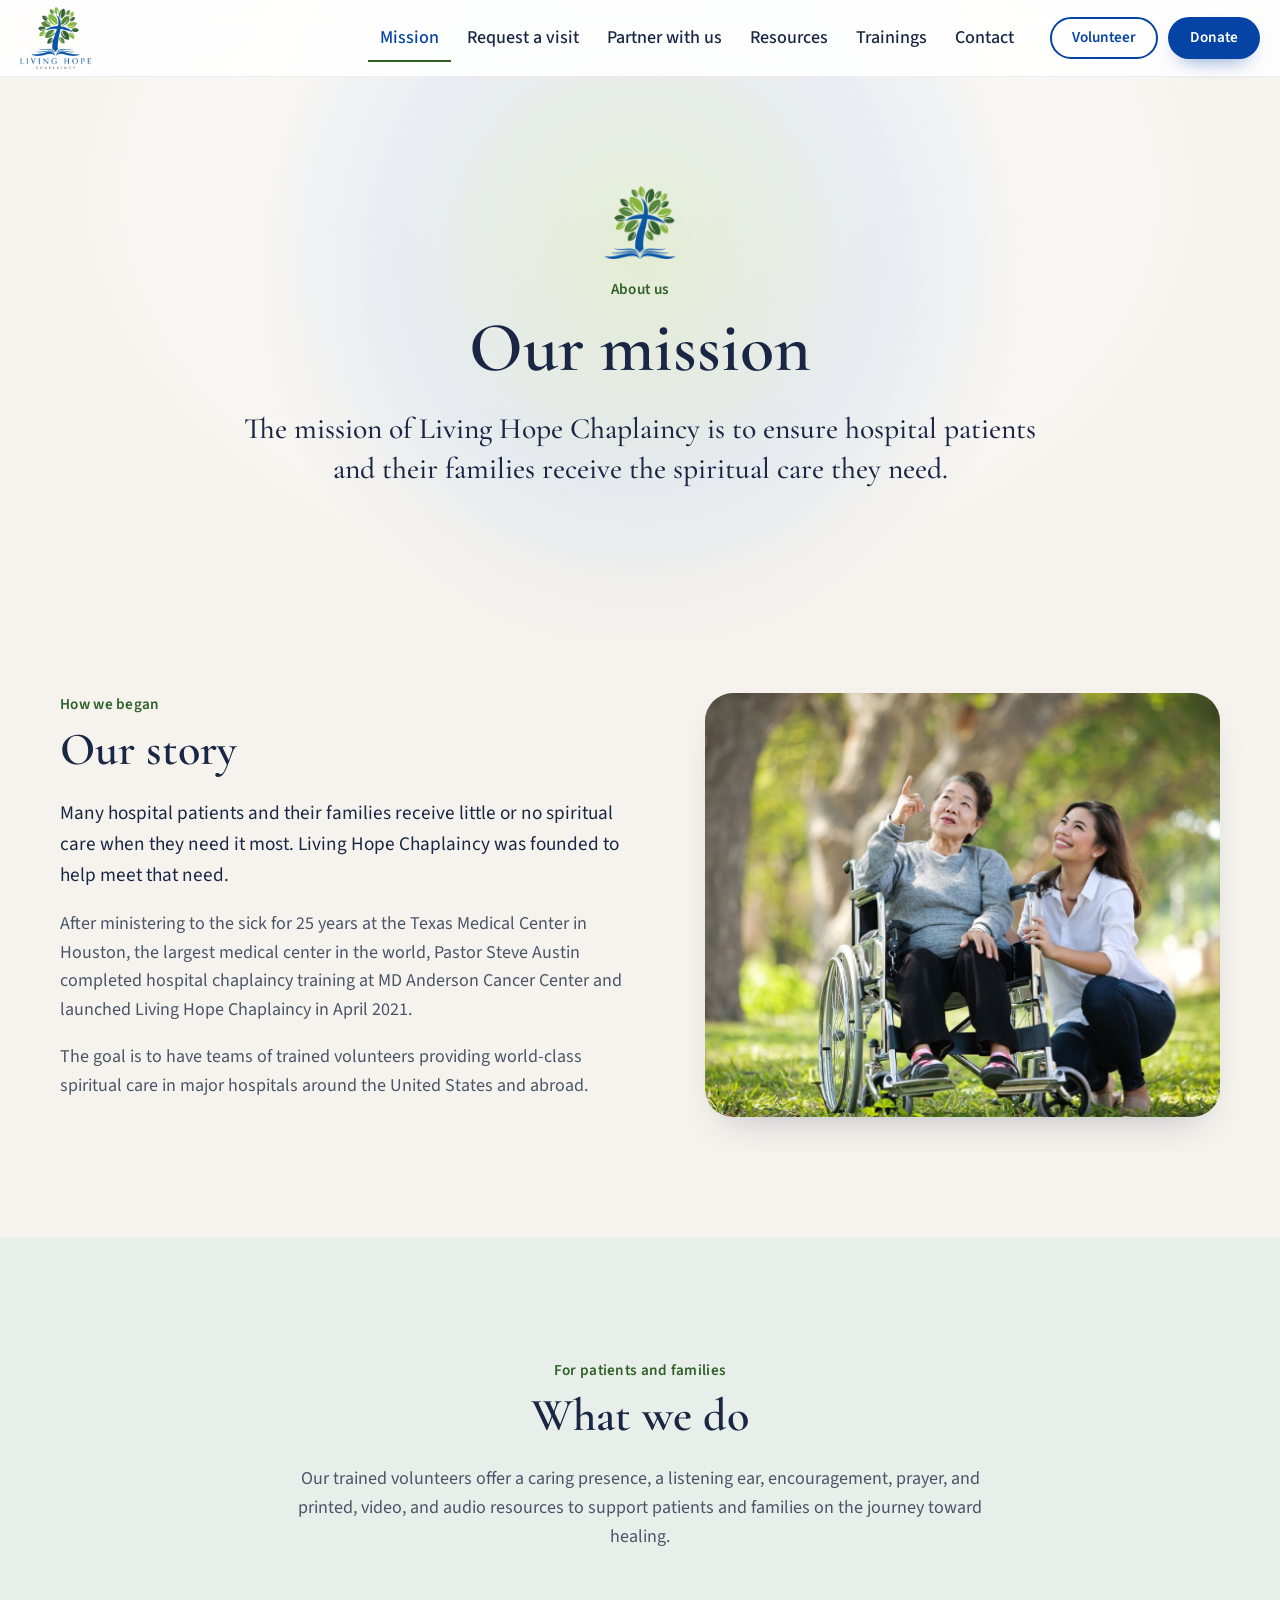
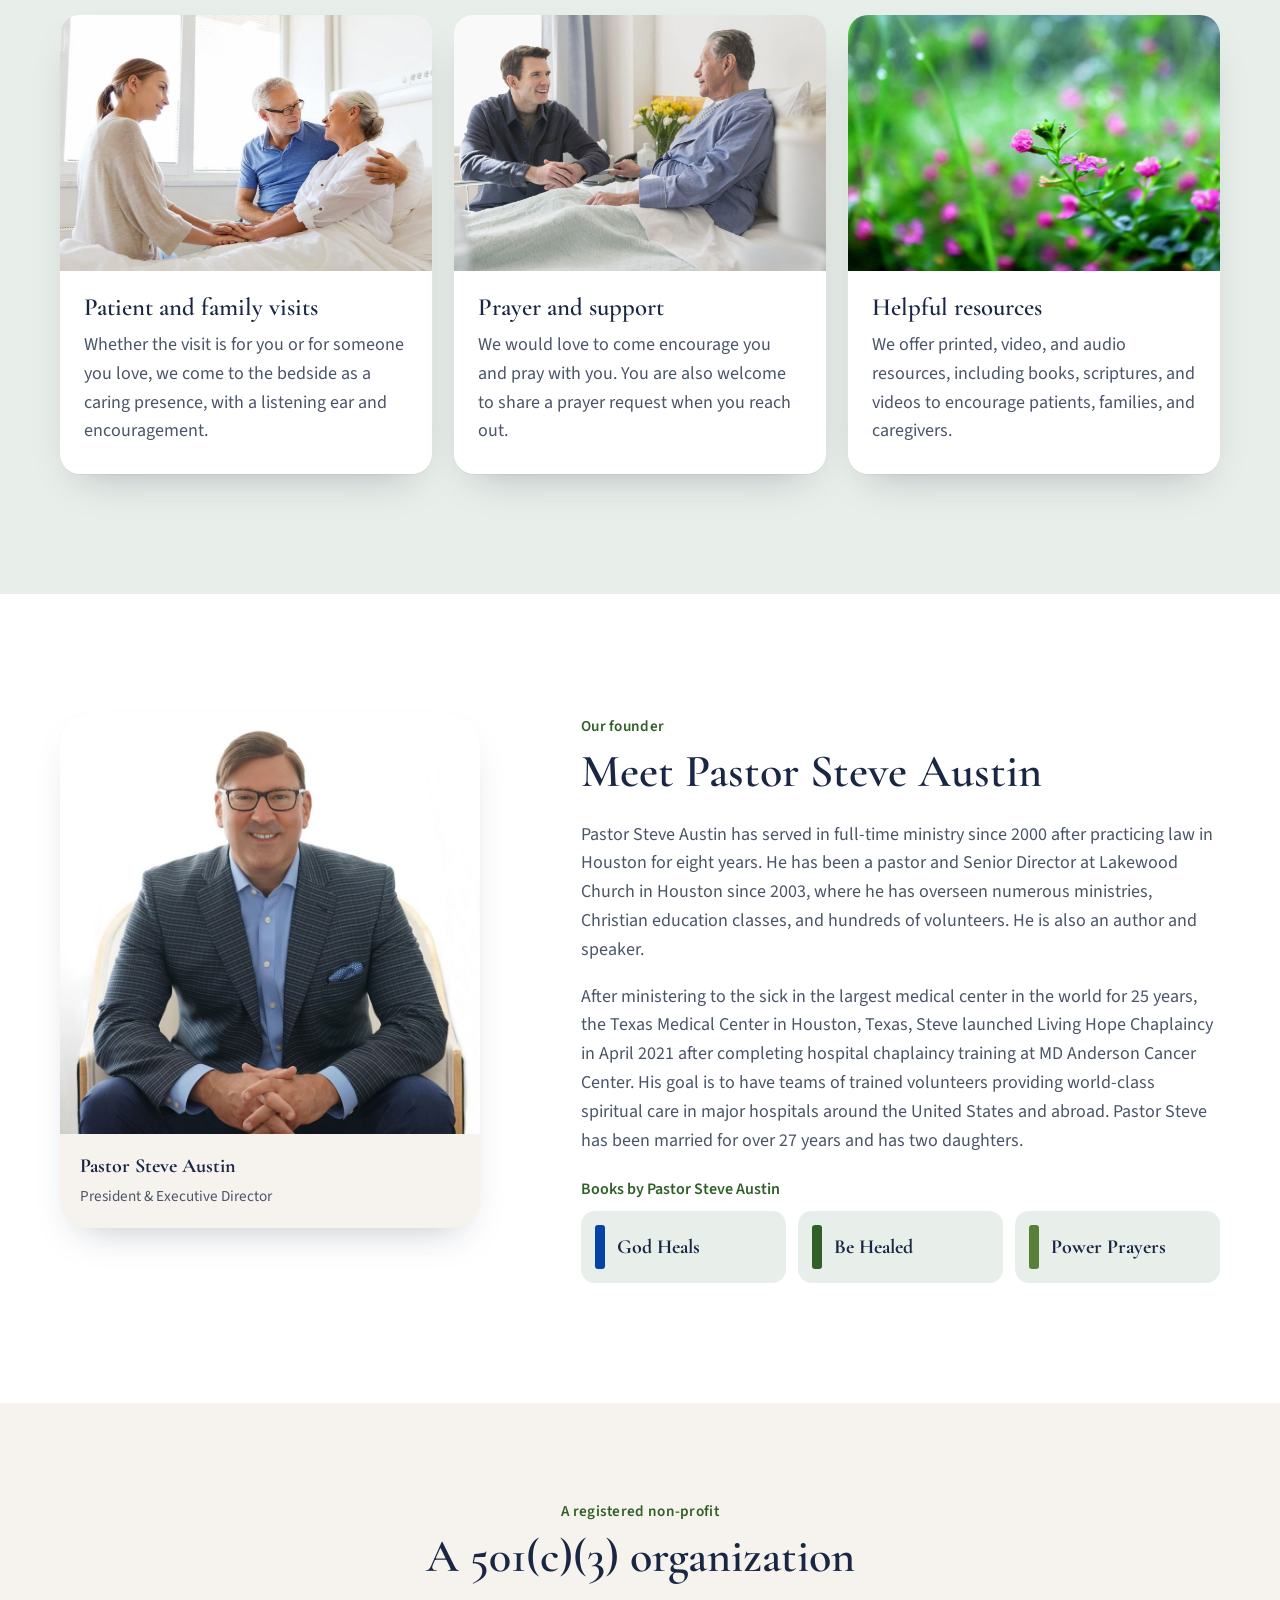
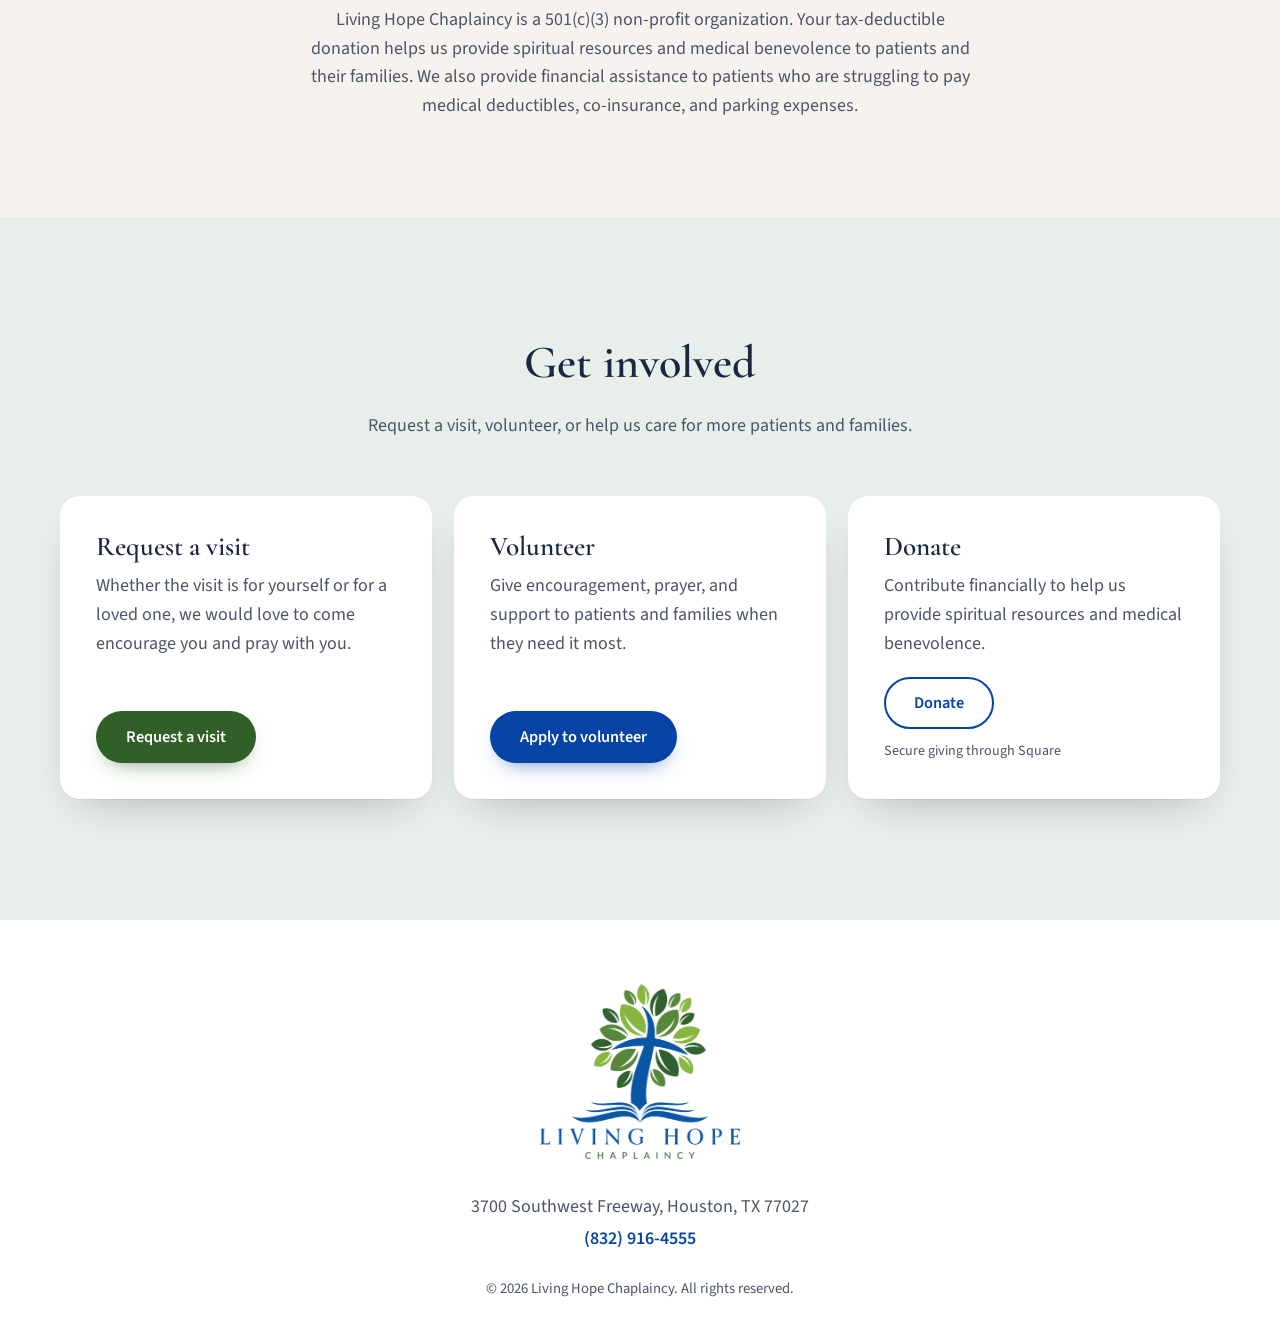
<file: about.html>
<!doctype html>
<html lang="en">
<head>
  <meta charset="utf-8">
  <meta name="viewport" content="width=device-width, initial-scale=1">
  <title>Our mission | Living Hope Chaplaincy</title>
  <meta name="description" content="Living Hope Chaplaincy is a Houston 501(c)(3) hospital chaplaincy. Trained volunteers offer patients and families a caring presence, a listening ear, prayer, and helpful resources.">
  <meta name="theme-color" content="#0544A4">
  <meta property="og:title" content="Our mission | Living Hope Chaplaincy">
  <meta property="og:description" content="Hospital chaplaincy in Houston, founded by Pastor Steve Austin in 2021. Learn our story, meet our founder, and request a visit.">
  <meta property="og:image" content="images/lhc-logo.png">
  <meta property="og:type" content="website">
  <link rel="icon" type="image/png" href="images/favicon.png">
  <link rel="apple-touch-icon" href="images/favicon.png">
  <link rel="preconnect" href="https://fonts.googleapis.com">
  <link rel="preconnect" href="https://fonts.gstatic.com" crossorigin>
  <link href="https://fonts.googleapis.com/css2?family=Cormorant+Garamond:ital,wght@0,500;0,600;1,500&family=Source+Sans+3:wght@400;500;600&display=swap" rel="stylesheet">
  <link rel="stylesheet" href="styles.css?v=8">
  <link rel="stylesheet" href="about.css?v=4">
</head>
<body class="page-about">
  <a class="skip-link" href="#main">Skip to content</a>

  <header class="site-header is-visible" id="site-header">
    <div class="header-inner">
      <a class="brand" href="index.html" aria-label="Living Hope Chaplaincy, home">
        <img src="images/lhc-logo-header.png" alt="Living Hope Chaplaincy" width="420" height="367">
      </a>
      <nav class="primary-nav" id="primary-nav" aria-label="Main">
        <ul>
          <li><a href="about.html" aria-current="page">Mission</a></li>
          <li><a href="index.html#request-a-visit">Request a visit</a></li>
          <li><a href="partners.html">Partner with us</a></li>
          <li><a href="index.html#resources">Resources</a></li>
          <!-- TRAININGS NAV LINK (temporary, remove when page goes hidden) -->
          <li><a href="trainings.html">Trainings</a></li>
          <!-- /TRAININGS NAV LINK -->
          <li><a href="#contact">Contact</a></li>
        </ul>
        <div class="nav-actions">
          <a class="btn btn-outline btn-sm" href="volunteer.html">Volunteer</a>
          <a class="btn btn-primary btn-sm" href="https://checkout.square.site/pay/e897458de79f40aaad937cbe521fdfe1" target="_blank" rel="noopener">Donate</a>
        </div>
      </nav>
      <button class="menu-toggle" aria-expanded="false" aria-controls="primary-nav" aria-label="Open menu"><span></span><span></span><span></span></button>
    </div>
  </header>

  <main id="main">
    <!-- 1. Hero: the mission statement -->
    <section class="page-hero about-hero" aria-labelledby="page-title">
      <div class="page-hero-glow" aria-hidden="true"></div>
      <div class="container page-hero-inner">
        <img class="page-hero-tree" src="images/tree-icon.png" alt="" width="158" height="160">
        <p class="eyebrow">About us</p>
        <h1 id="page-title">Our mission</h1>
        <p class="page-hero-sub lead-mission">The mission of Living Hope Chaplaincy is to ensure hospital patients and their families receive the spiritual care they need.</p>
      </div>
    </section>

    <!-- 2. Our story -->
    <section class="section about-story" id="our-story" aria-labelledby="story-title">
      <div class="container">
        <div class="split-block">
          <div class="split-copy reveal">
            <p class="eyebrow">How we began</p>
            <h2 id="story-title">Our story</h2>
            <p class="lead">Many hospital patients and their families receive little or no spiritual care when they need it most. Living Hope Chaplaincy was founded to help meet that need.</p>
            <p>After ministering to the sick for 25 years at the Texas Medical Center in Houston, the largest medical center in the world, Pastor Steve Austin completed hospital chaplaincy training at MD Anderson Cancer Center and launched Living Hope Chaplaincy in April 2021.</p>
            <p>The goal is to have teams of trained volunteers providing world-class spiritual care in major hospitals around the United States and abroad.</p>
          </div>
          <figure class="split-media reveal zoom-wrap">
            <img class="zoom" src="images/park-walk.jpg" alt="A young woman kneels beside an older woman in a wheelchair in a sunny park" width="1400" height="934" loading="lazy">
          </figure>
        </div>
      </div>
    </section>

    <!-- 3. What we do -->
    <section class="section about-work" id="what-we-do" aria-labelledby="work-title">
      <div class="container">
        <div class="work-head reveal">
          <p class="eyebrow">For patients and families</p>
          <h2 id="work-title">What we do</h2>
          <p>Our trained volunteers offer a caring presence, a listening ear, encouragement, prayer, and printed, video, and audio resources to support patients and families on the journey toward healing.</p>
        </div>
        <ul class="work-grid">
          <li class="work-card reveal">
            <figure class="zoom-wrap work-photo">
              <img class="zoom" src="images/family-visit.jpg" alt="A young woman and an older man sit at a hospital bedside, holding the hands of an older woman who smiles back at them" width="1320" height="880" loading="lazy">
            </figure>
            <h3>Patient and family visits</h3>
            <p>Whether the visit is for you or for someone you love, we come to the bedside as a caring presence, with a listening ear and encouragement.</p>
          </li>
          <li class="work-card reveal">
            <figure class="zoom-wrap work-photo">
              <img class="zoom" src="images/visit-bedside.jpg" alt="A visitor sits beside an older man in a hospital bed, both smiling as they talk" width="1333" height="1000" loading="lazy">
            </figure>
            <h3>Prayer and support</h3>
            <p>We would love to come encourage you and pray with you. You are also welcome to share a prayer request when you reach out.</p>
          </li>
          <li class="work-card reveal">
            <figure class="zoom-wrap work-photo">
              <img class="zoom" src="images/resources-flowers.jpg" alt="Small pink flowers in soft green grass" width="1200" height="800" loading="lazy">
            </figure>
            <h3>Helpful resources</h3>
            <p>We offer printed, video, and audio resources, including books, scriptures, and videos to encourage patients, families, and caregivers.</p>
          </li>
        </ul>
      </div>
    </section>

    <!-- 4. Meet Pastor Steve Austin -->
    <section class="section about-founder" id="pastor-steve" aria-labelledby="founder-title">
      <div class="container">
        <div class="founder-grid">
          <figure class="founder-photo reveal">
            <img src="images/pastor-steve-austin.jpg" alt="Portrait of Pastor Steve Austin, seated, in a navy jacket" width="900" height="1005" loading="lazy">
            <figcaption><strong>Pastor Steve Austin</strong><span>President &amp; Executive Director</span></figcaption>
          </figure>
          <div class="founder-text reveal">
            <p class="eyebrow">Our founder</p>
            <h2 id="founder-title">Meet Pastor Steve Austin</h2>
            <p>Pastor Steve Austin has served in full-time ministry since 2000 after practicing law in Houston for eight years. He has been a pastor and Senior Director at Lakewood Church in Houston since 2003, where he has overseen numerous ministries, Christian education classes, and hundreds of volunteers. He is also an author and speaker.</p>
            <p>After ministering to the sick in the largest medical center in the world for 25 years, the Texas Medical Center in Houston, Texas, Steve launched Living Hope Chaplaincy in April 2021 after completing hospital chaplaincy training at MD Anderson Cancer Center. His goal is to have teams of trained volunteers providing world-class spiritual care in major hospitals around the United States and abroad. Pastor Steve has been married for over 27 years and has two daughters.</p>
            <h3 class="res-head">Books by Pastor Steve Austin</h3>
            <ul class="books">
              <li><a href="https://a.co/d/0f8nFWCJ" target="_blank" rel="noopener"><span class="book-spine" aria-hidden="true"></span><strong>God Heals</strong></a></li>
              <li><a href="https://a.co/d/0fuXIICy" target="_blank" rel="noopener"><span class="book-spine green" aria-hidden="true"></span><strong>Be Healed</strong></a></li>
              <li><a href="https://a.co/d/01xyxK1m" target="_blank" rel="noopener"><span class="book-spine leaf" aria-hidden="true"></span><strong>Power Prayers</strong></a></li>
            </ul>
          </div>
        </div>
      </div>
    </section>

    <!-- 5. 501(c)(3) — only facts published on the live site -->
    <section class="section about-nonprofit" id="nonprofit" aria-labelledby="nonprofit-title">
      <div class="container nonprofit-inner reveal">
        <p class="eyebrow">A registered non-profit</p>
        <h2 id="nonprofit-title">A 501(c)(3) organization</h2>
        <p>Living Hope Chaplaincy is a 501(c)(3) non-profit organization. Your tax-deductible donation helps us provide spiritual resources and medical benevolence to patients and their families. We also provide financial assistance to patients who are struggling to pay medical deductibles, co-insurance, and parking expenses.</p>
      </div>
    </section>

    <!-- 6. Closing call to action -->
    <section class="section about-cta" id="get-involved" aria-labelledby="cta-title">
      <div class="container">
        <div class="cta-head reveal">
          <h2 id="cta-title">Get involved</h2>
          <p>Request a visit, volunteer, or help us care for more patients and families.</p>
        </div>
        <div class="cta-grid">
          <article class="cta-card reveal">
            <h3>Request a visit</h3>
            <p>Whether the visit is for yourself or for a loved one, we would love to come encourage you and pray with you.</p>
            <a class="btn btn-green" href="index.html#request-a-visit">Request a visit</a>
          </article>
          <article class="cta-card reveal">
            <h3>Volunteer</h3>
            <p>Give encouragement, prayer, and support to patients and families when they need it most.</p>
            <a class="btn btn-primary" href="volunteer.html#join">Apply to volunteer</a>
          </article>
          <article class="cta-card reveal">
            <h3>Donate</h3>
            <p>Contribute financially to help us provide spiritual resources and medical benevolence.</p>
            <a class="btn btn-outline" href="https://checkout.square.site/pay/e897458de79f40aaad937cbe521fdfe1" target="_blank" rel="noopener">Donate</a>
            <p class="donate-note">Secure giving through Square</p>
          </article>
        </div>
      </div>
    </section>
  </main>

  <footer class="site-footer" id="contact">
    <div class="container footer-inner">
      <a href="index.html" class="footer-logo" aria-label="Living Hope Chaplaincy, home"><img src="images/lhc-logo.png" alt="Living Hope Chaplaincy" width="900" height="787" loading="lazy"></a>
      <address>
        3700 Southwest Freeway, Houston, TX 77027<br>
        <a href="tel:+18329164555">(832) 916-4555</a>
      </address>
      <p class="copyright">© <span id="year">2026</span> Living Hope Chaplaincy. All rights reserved.</p>
    </div>
  </footer>

  <script src="script.js?v=7" defer></script>
</body>
</html>
</file>
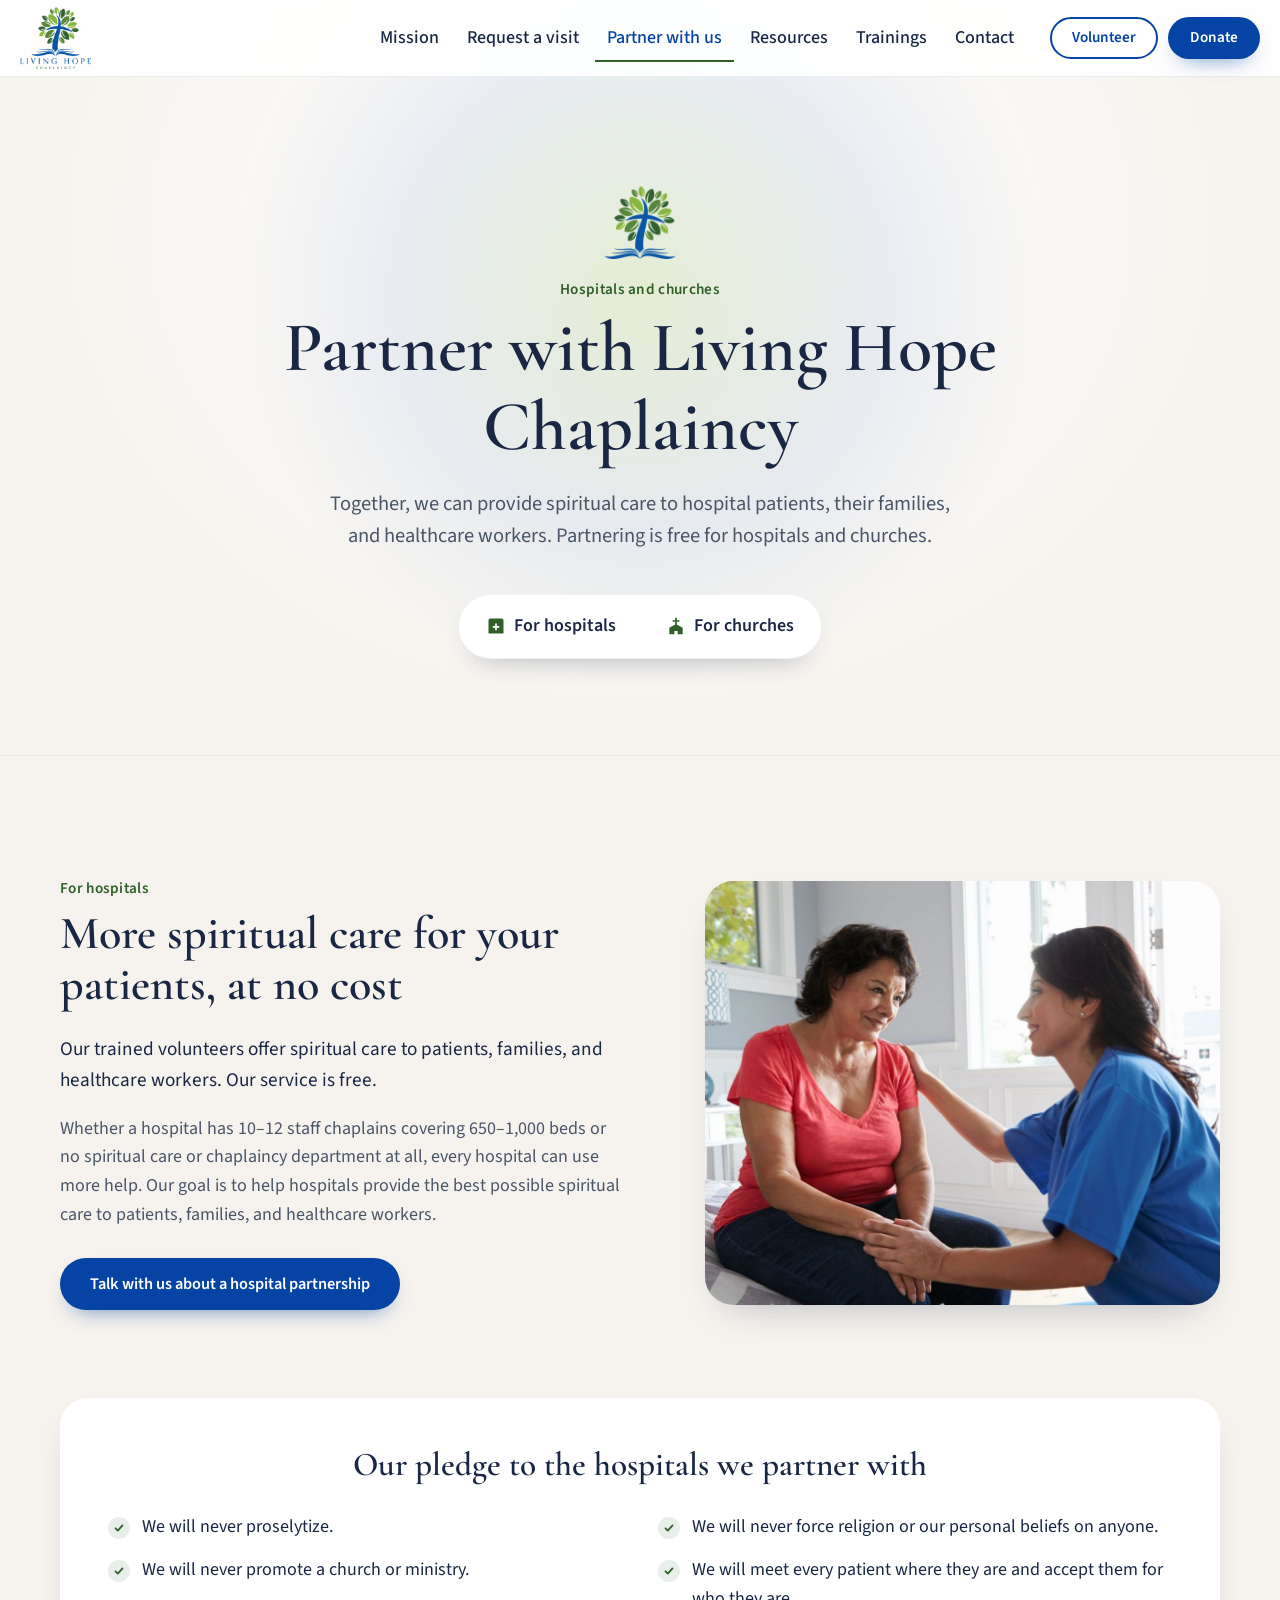
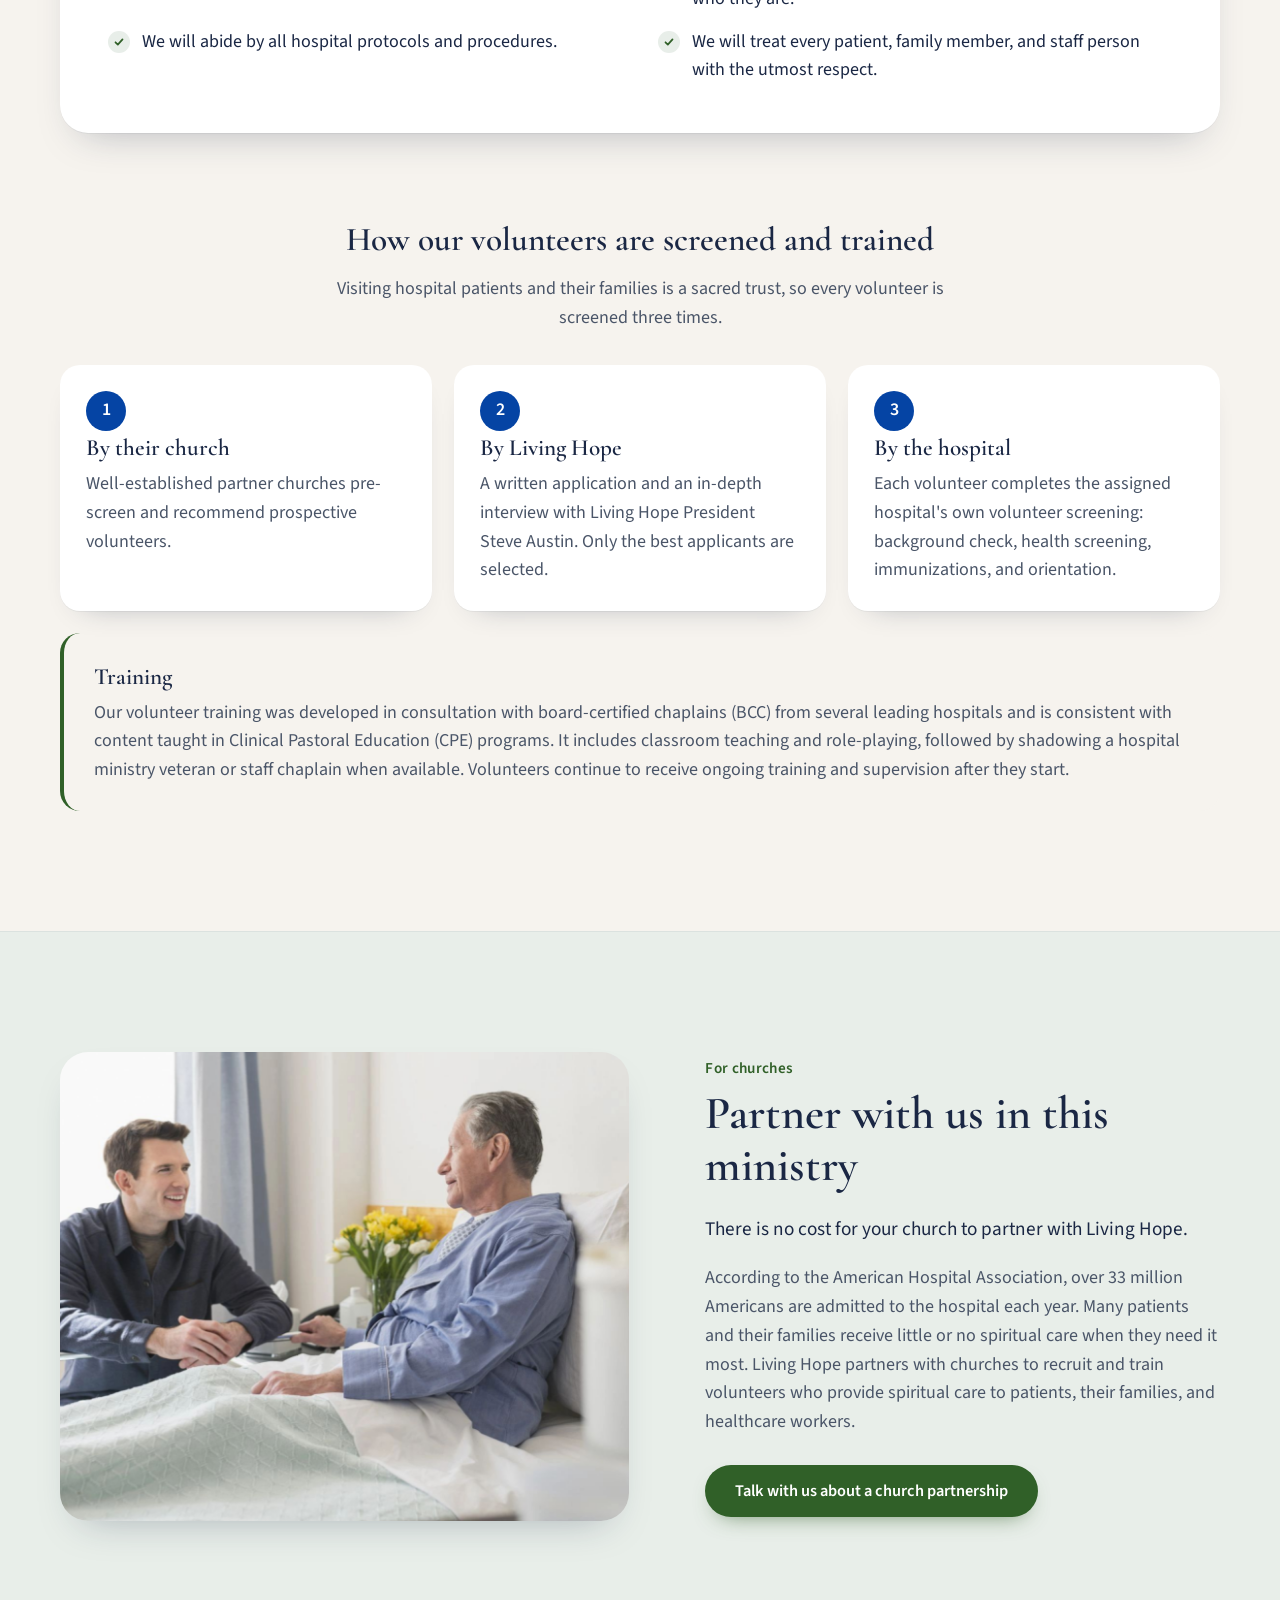
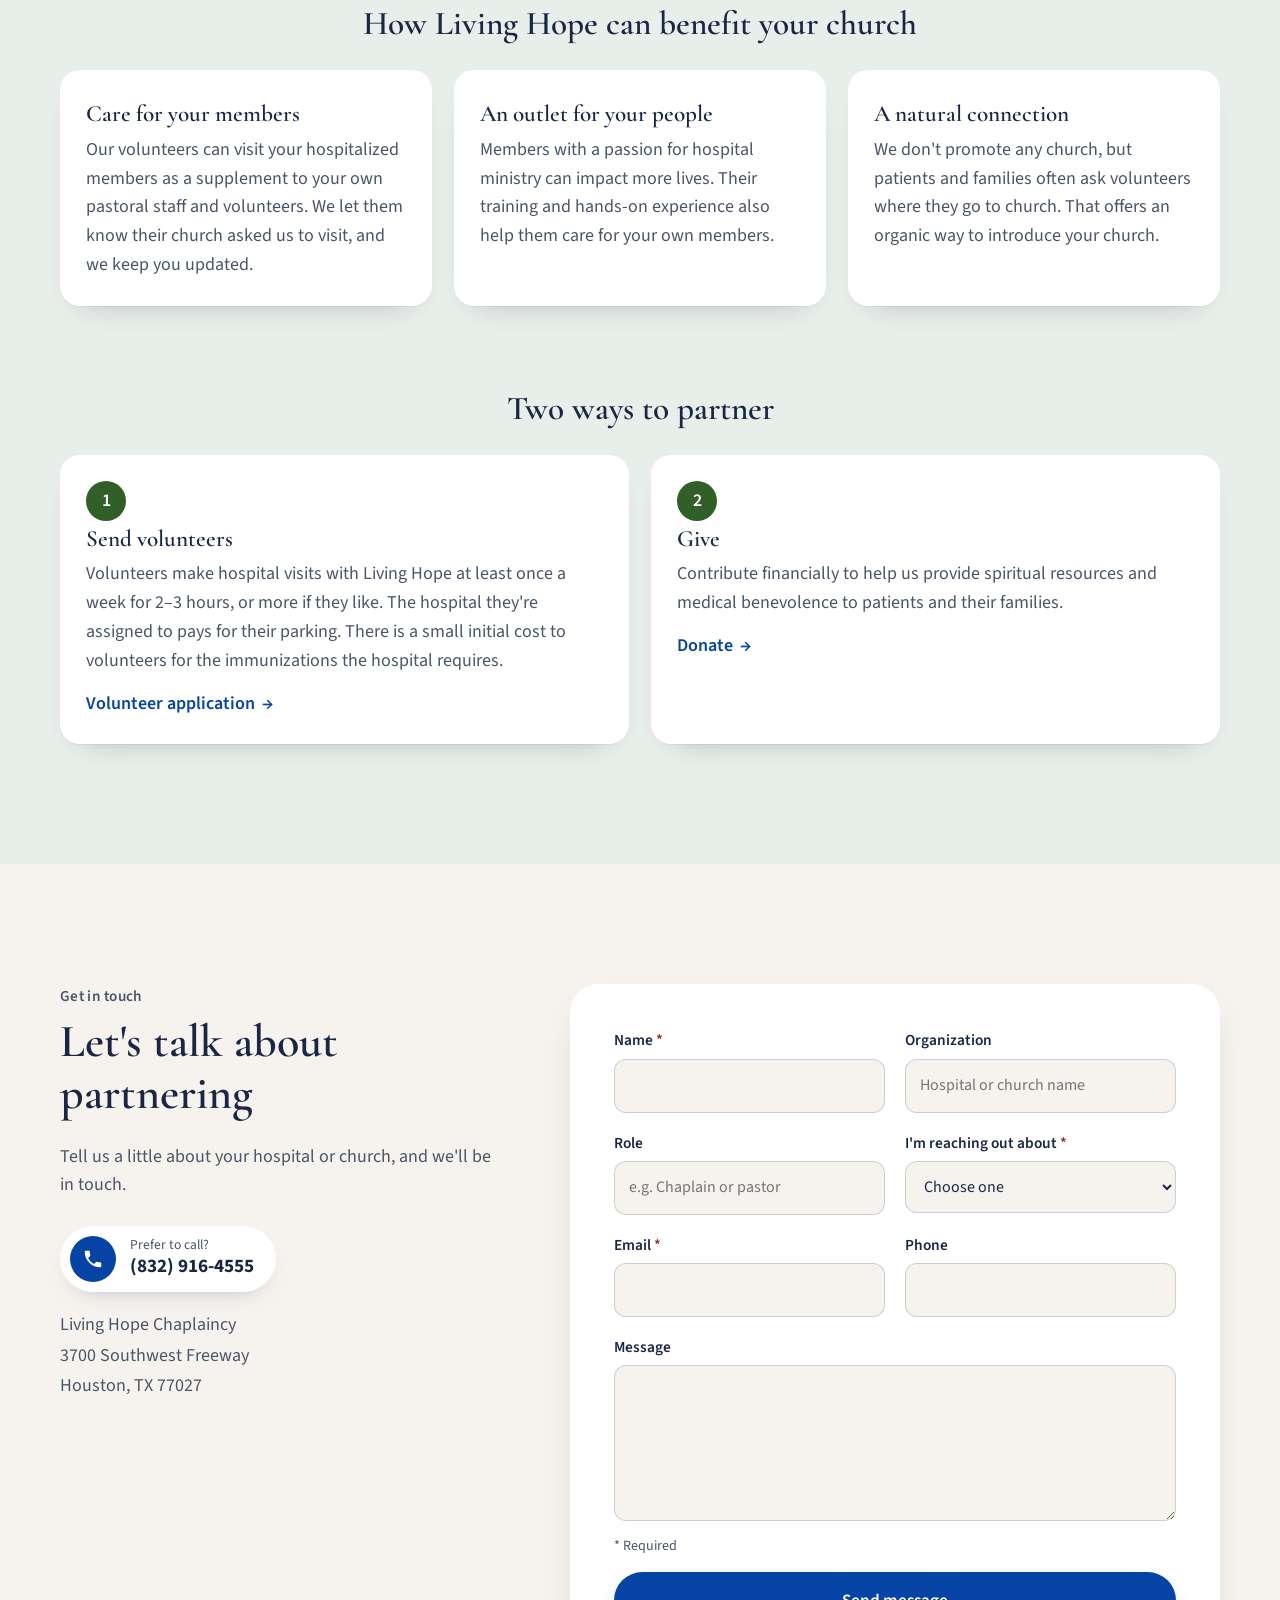
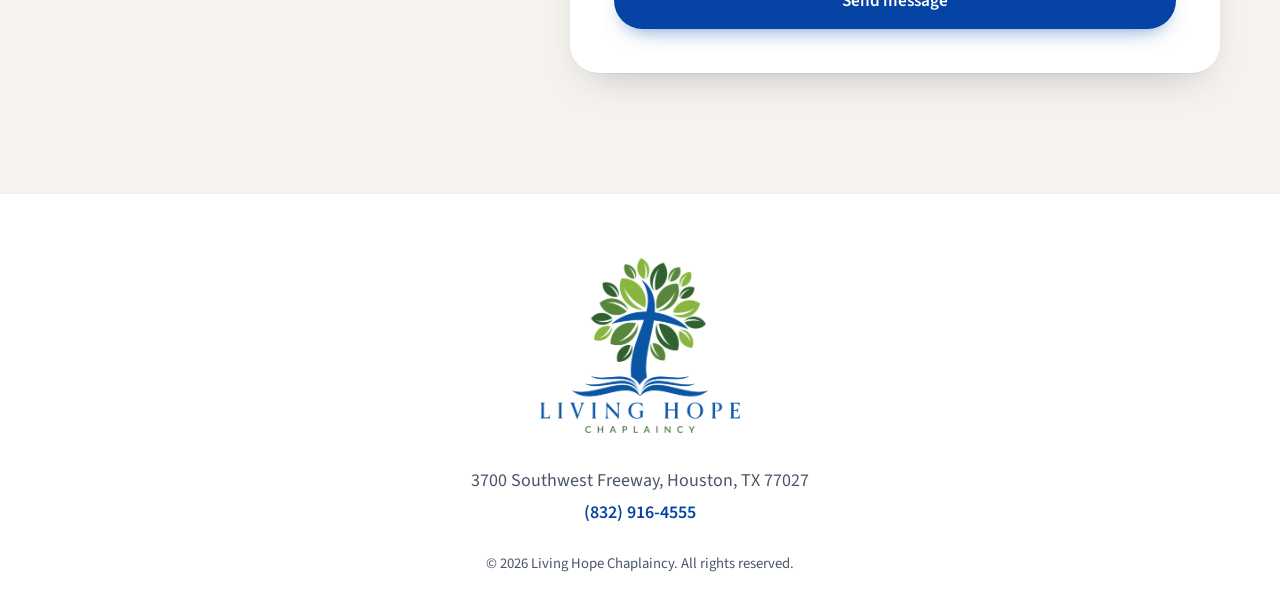
<file: partners.html>
<!doctype html>
<html lang="en">
<head>
  <meta charset="utf-8">
  <meta name="viewport" content="width=device-width, initial-scale=1">
  <title>Partner with us | Living Hope Chaplaincy</title>
  <meta name="description" content="Hospitals and churches can partner with Living Hope Chaplaincy, a Houston hospital chaplaincy. Our service to hospitals is free, and there is no cost for churches to partner.">
  <meta name="theme-color" content="#0544A4">
  <meta property="og:title" content="Partner with Living Hope Chaplaincy">
  <meta property="og:description" content="Hospital and church partnerships with Living Hope Chaplaincy in Houston.">
  <meta property="og:image" content="images/lhc-logo.png">
  <meta property="og:type" content="website">
  <link rel="icon" type="image/png" href="images/favicon.png">
  <link rel="apple-touch-icon" href="images/favicon.png">
  <link rel="preconnect" href="https://fonts.googleapis.com">
  <link rel="preconnect" href="https://fonts.gstatic.com" crossorigin>
  <link href="https://fonts.googleapis.com/css2?family=Cormorant+Garamond:ital,wght@0,500;0,600;1,500&family=Source+Sans+3:wght@400;500;600&display=swap" rel="stylesheet">
  <link rel="stylesheet" href="styles.css?v=8">
</head>
<body class="page-partners">
  <a class="skip-link" href="#main">Skip to content</a>

  <header class="site-header is-visible" id="site-header">
    <div class="header-inner">
      <a class="brand" href="index.html" aria-label="Living Hope Chaplaincy, home">
        <img src="images/lhc-logo-header.png" alt="Living Hope Chaplaincy" width="420" height="367">
      </a>
      <nav class="primary-nav" id="primary-nav" aria-label="Main">
        <ul>
          <li><a href="index.html#mission">Mission</a></li>
          <li><a href="index.html#request-a-visit">Request a visit</a></li>
          <li><a href="partners.html" aria-current="page">Partner with us</a></li>
          <li><a href="index.html#resources">Resources</a></li>
          <!-- TRAININGS NAV LINK (temporary, remove when page goes hidden) -->
          <li><a href="trainings.html">Trainings</a></li>
          <!-- /TRAININGS NAV LINK -->
          <li><a href="#contact-us">Contact</a></li>
        </ul>
        <div class="nav-actions">
          <a class="btn btn-outline btn-sm" href="volunteer.html">Volunteer</a>
          <a class="btn btn-primary btn-sm" href="https://checkout.square.site/pay/e897458de79f40aaad937cbe521fdfe1" target="_blank" rel="noopener">Donate</a>
        </div>
      </nav>
      <button class="menu-toggle" aria-expanded="false" aria-controls="primary-nav" aria-label="Open menu"><span></span><span></span><span></span></button>
    </div>
  </header>

  <main id="main">
    <!-- Intro -->
    <section class="page-hero" aria-labelledby="page-title">
      <div class="page-hero-glow" aria-hidden="true"></div>
      <div class="container page-hero-inner">
        <img class="page-hero-tree" src="images/tree-icon.png" alt="" width="158" height="160">
        <p class="eyebrow">Hospitals and churches</p>
        <h1 id="page-title">Partner with Living Hope Chaplaincy</h1>
        <p class="page-hero-sub">Together, we can provide spiritual care to hospital patients, their families, and healthcare workers. Partnering is free for hospitals and churches.</p>
        <nav class="switcher" aria-label="Jump to a section">
          <a href="#hospitals" class="switch-btn">
            <svg viewBox="0 0 24 24" aria-hidden="true"><path fill="currentColor" d="M19 3H5a2 2 0 0 0-2 2v16h18V5a2 2 0 0 0-2-2zm-3 11h-3v3h-2v-3H8v-2h3V9h2v3h3v2z"/></svg>
            For hospitals
          </a>
          <a href="#churches" class="switch-btn">
            <svg viewBox="0 0 24 24" aria-hidden="true"><path fill="currentColor" d="M13 2h-2v3H8v2h3v3.2L4 14v8h6v-4h4v4h6v-8l-7-3.8V7h3V5h-3V2z"/></svg>
            For churches
          </a>
        </nav>
      </div>
    </section>

    <!-- Hospitals -->
    <section class="section partner-block" id="hospitals" aria-labelledby="hospitals-title">
      <div class="container">
        <div class="split-block">
          <div class="split-copy reveal">
            <p class="eyebrow">For hospitals</p>
            <h2 id="hospitals-title">More spiritual care for your patients, at no cost</h2>
            <p class="lead">Our trained volunteers offer spiritual care to patients, families, and healthcare workers. Our service is free.</p>
            <p>Whether a hospital has 10–12 staff chaplains covering 650–1,000 beds or no spiritual care or chaplaincy department at all, every hospital can use more help. Our goal is to help hospitals provide the best possible spiritual care to patients, families, and healthcare workers.</p>
            <a class="btn btn-primary" href="#contact-us" data-topic="hospital">Talk with us about a hospital partnership</a>
          </div>
          <figure class="split-media reveal zoom-wrap">
            <img class="zoom" src="images/partners-hospitals.jpg" alt="A caregiver in blue scrubs sits with a smiling woman, resting a hand on her shoulder" width="1400" height="934" loading="lazy">
          </figure>
        </div>

        <div class="pledge reveal">
          <h3>Our pledge to the hospitals we partner with</h3>
          <ul class="pledge-list">
            <li>We will never proselytize.</li>
            <li>We will never force religion or our personal beliefs on anyone.</li>
            <li>We will never promote a church or ministry.</li>
            <li>We will meet every patient where they are and accept them for who they are.</li>
            <li>We will abide by all hospital protocols and procedures.</li>
            <li>We will treat every patient, family member, and staff person with the utmost respect.</li>
          </ul>
        </div>

        <div class="screening">
          <div class="screening-head reveal">
            <h3>How our volunteers are screened and trained</h3>
            <p>Visiting hospital patients and their families is a sacred trust, so every volunteer is screened three times.</p>
          </div>
          <ol class="steps">
            <li class="reveal"><span class="step-num" aria-hidden="true">1</span><h4>By their church</h4><p>Well-established partner churches pre-screen and recommend prospective volunteers.</p></li>
            <li class="reveal"><span class="step-num" aria-hidden="true">2</span><h4>By Living Hope</h4><p>A written application and an in-depth interview with Living Hope President Steve Austin. Only the best applicants are selected.</p></li>
            <li class="reveal"><span class="step-num" aria-hidden="true">3</span><h4>By the hospital</h4><p>Each volunteer completes the assigned hospital's own volunteer screening: background check, health screening, immunizations, and orientation.</p></li>
          </ol>
          <div class="training reveal">
            <h4>Training</h4>
            <p>Our volunteer training was developed in consultation with board-certified chaplains (BCC) from several leading hospitals and is consistent with content taught in Clinical Pastoral Education (CPE) programs. It includes classroom teaching and role-playing, followed by shadowing a hospital ministry veteran or staff chaplain when available. Volunteers continue to receive ongoing training and supervision after they start.</p>
          </div>
        </div>
      </div>
    </section>

    <!-- Churches -->
    <section class="section partner-block churches-block" id="churches" aria-labelledby="churches-title">
      <div class="container">
        <div class="split-block reverse">
          <div class="split-copy reveal">
            <p class="eyebrow">For churches</p>
            <h2 id="churches-title">Partner with us in this ministry</h2>
            <p class="lead">There is no cost for your church to partner with Living Hope.</p>
            <p>According to the American Hospital Association, over 33 million Americans are admitted to the hospital each year. Many patients and their families receive little or no spiritual care when they need it most. Living Hope partners with churches to recruit and train volunteers who provide spiritual care to patients, their families, and healthcare workers.</p>
            <a class="btn btn-green" href="#contact-us" data-topic="church">Talk with us about a church partnership</a>
          </div>
          <figure class="split-media reveal zoom-wrap">
            <img class="zoom" src="images/visit-bedside.jpg" alt="A visitor sits beside an older man in a hospital bed, both smiling as they talk" width="1333" height="1000" loading="lazy">
          </figure>
        </div>

        <h3 class="sub-head reveal">How Living Hope can benefit your church</h3>
        <div class="benefits">
          <article class="benefit reveal">
            <h4>Care for your members</h4>
            <p>Our volunteers can visit your hospitalized members as a supplement to your own pastoral staff and volunteers. We let them know their church asked us to visit, and we keep you updated.</p>
          </article>
          <article class="benefit reveal">
            <h4>An outlet for your people</h4>
            <p>Members with a passion for hospital ministry can impact more lives. Their training and hands-on experience also help them care for your own members.</p>
          </article>
          <article class="benefit reveal">
            <h4>A natural connection</h4>
            <p>We don't promote any church, but patients and families often ask volunteers where they go to church. That offers an organic way to introduce your church.</p>
          </article>
        </div>

        <h3 class="sub-head reveal">Two ways to partner</h3>
        <div class="ways">
          <article class="way reveal">
            <span class="way-num" aria-hidden="true">1</span>
            <h4>Send volunteers</h4>
            <p>Volunteers make hospital visits with Living Hope at least once a week for 2–3 hours, or more if they like. The hospital they're assigned to pays for their parking. There is a small initial cost to volunteers for the immunizations the hospital requires.</p>
            <a class="text-link" href="volunteer.html#join">Volunteer application <span aria-hidden="true">→</span></a>
          </article>
          <article class="way reveal">
            <span class="way-num" aria-hidden="true">2</span>
            <h4>Give</h4>
            <p>Contribute financially to help us provide spiritual resources and medical benevolence to patients and their families.</p>
            <a class="text-link" href="https://checkout.square.site/pay/e897458de79f40aaad937cbe521fdfe1" target="_blank" rel="noopener">Donate <span aria-hidden="true">→</span></a>
          </article>
        </div>
      </div>
    </section>

    <!-- Contact form -->
    <section class="section contact-section" id="contact-us" aria-labelledby="contact-title">
      <div class="container contact-grid">
        <div class="contact-aside reveal">
          <p class="eyebrow">Get in touch</p>
          <h2 id="contact-title">Let's talk about partnering</h2>
          <p>Tell us a little about your hospital or church, and we'll be in touch.</p>
          <div class="contact-alt">
            <a class="phone-card" href="tel:+18329164555">
              <span class="phone-icon" aria-hidden="true"><svg viewBox="0 0 24 24" width="22" height="22"><path fill="currentColor" d="M6.6 10.8a15.1 15.1 0 0 0 6.6 6.6l2.2-2.2c.3-.3.7-.4 1-.2 1.1.4 2.3.6 3.6.6.6 0 1 .4 1 1V20c0 .6-.4 1-1 1A17 17 0 0 1 3 4c0-.6.4-1 1-1h3.5c.6 0 1 .4 1 1 0 1.3.2 2.5.6 3.6.1.3 0 .7-.2 1l-2.3 2.2z"/></svg></span>
              <span><small>Prefer to call?</small><strong>(832) 916-4555</strong></span>
            </a>
            <address>Living Hope Chaplaincy<br>3700 Southwest Freeway<br>Houston, TX 77027</address>
          </div>
        </div>

        <div class="form-card reveal">
          <!--
            TODO: wire up this form before launch (see README, "Partner contact form").
            Option A: Formspree or similar. Put the endpoint in data-endpoint, e.g.
                      data-endpoint="https://formspree.io/f/XXXXXXX"  (script.js posts to it with fetch).
            Option B: Cognito Forms. Build a contact form in the client's Cognito account and
                      replace this <form> with Cognito's embed code.
            Until then, submitting shows the thank-you state with a note that nothing was sent.
          -->
          <form class="partner-form" id="partner-form" action="#" method="post" data-endpoint="" data-todo="partner-form-endpoint" data-contact-form data-thanks="form-thanks" data-error="Please fill in your name, a valid email, and what you are reaching out about." novalidate>
            <div class="form-grid">
              <div class="field">
                <label for="pf-name">Name <span class="req" aria-hidden="true">*</span></label>
                <input id="pf-name" name="name" type="text" autocomplete="name" required>
              </div>
              <div class="field">
                <label for="pf-org">Organization</label>
                <input id="pf-org" name="organization" type="text" autocomplete="organization" placeholder="Hospital or church name">
              </div>
              <div class="field">
                <label for="pf-role">Role</label>
                <input id="pf-role" name="role" type="text" autocomplete="organization-title" placeholder="e.g. Chaplain or pastor">
              </div>
              <div class="field">
                <label for="pf-about">I'm reaching out about <span class="req" aria-hidden="true">*</span></label>
                <select id="pf-about" name="about" required>
                  <option value="">Choose one</option>
                  <option value="Hospital partnership">Hospital partnership</option>
                  <option value="Church partnership">Church partnership</option>
                  <option value="Request a visit">Request a visit</option>
                  <option value="Other">Other</option>
                </select>
              </div>
              <div class="field">
                <label for="pf-email">Email <span class="req" aria-hidden="true">*</span></label>
                <input id="pf-email" name="email" type="email" autocomplete="email" required>
              </div>
              <div class="field">
                <label for="pf-phone">Phone</label>
                <input id="pf-phone" name="phone" type="tel" autocomplete="tel">
              </div>
              <div class="field field-full">
                <label for="pf-message">Message</label>
                <textarea id="pf-message" name="message" rows="5"></textarea>
              </div>
              <!-- simple spam trap: real people never see or fill this -->
              <div class="hp" aria-hidden="true"><label for="pf-website">Website</label><input id="pf-website" name="_gotcha" type="text" tabindex="-1" autocomplete="off"></div>
            </div>
            <p class="form-note"><span aria-hidden="true">*</span> Required</p>
            <p class="form-error" role="alert" hidden></p>
            <button class="btn btn-primary btn-lg" type="submit">Send message</button>
          </form>
          <div class="form-thanks" id="form-thanks" tabindex="-1" hidden>
            <img src="images/tree-icon.png" alt="" width="158" height="160">
            <h3>Thank you for reaching out</h3>
            <p class="thanks-msg">We'll be in touch soon. If it's urgent, please call <a href="tel:+18329164555">(832) 916-4555</a>.</p>
          </div>
        </div>
      </div>
    </section>
  </main>

  <footer class="site-footer" id="contact">
    <div class="container footer-inner">
      <a href="index.html" class="footer-logo" aria-label="Living Hope Chaplaincy, home"><img src="images/lhc-logo.png" alt="Living Hope Chaplaincy" width="900" height="787" loading="lazy"></a>
      <address>
        3700 Southwest Freeway, Houston, TX 77027<br>
        <a href="tel:+18329164555">(832) 916-4555</a>
      </address>
      <p class="copyright">© <span id="year">2026</span> Living Hope Chaplaincy. All rights reserved.</p>
    </div>
  </footer>

  <script src="script.js?v=7" defer></script>
</body>
</html>
</file>
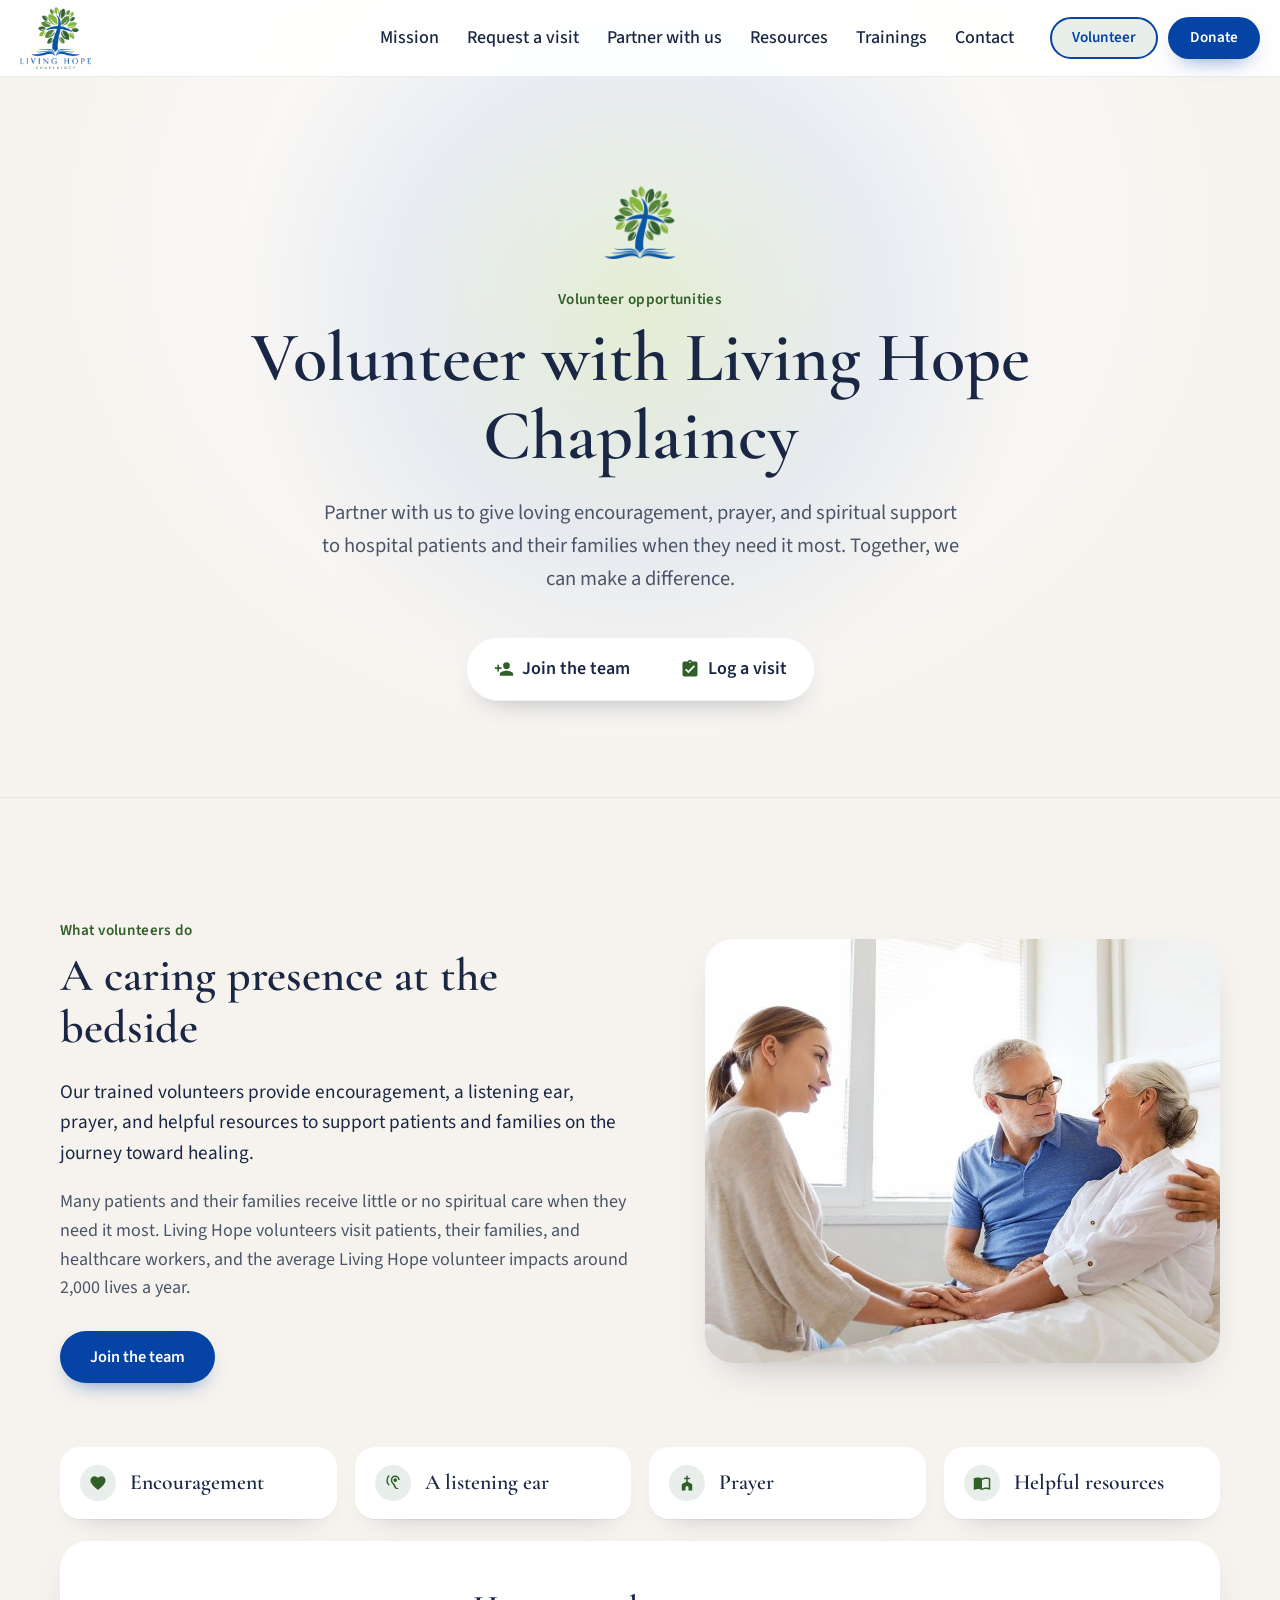
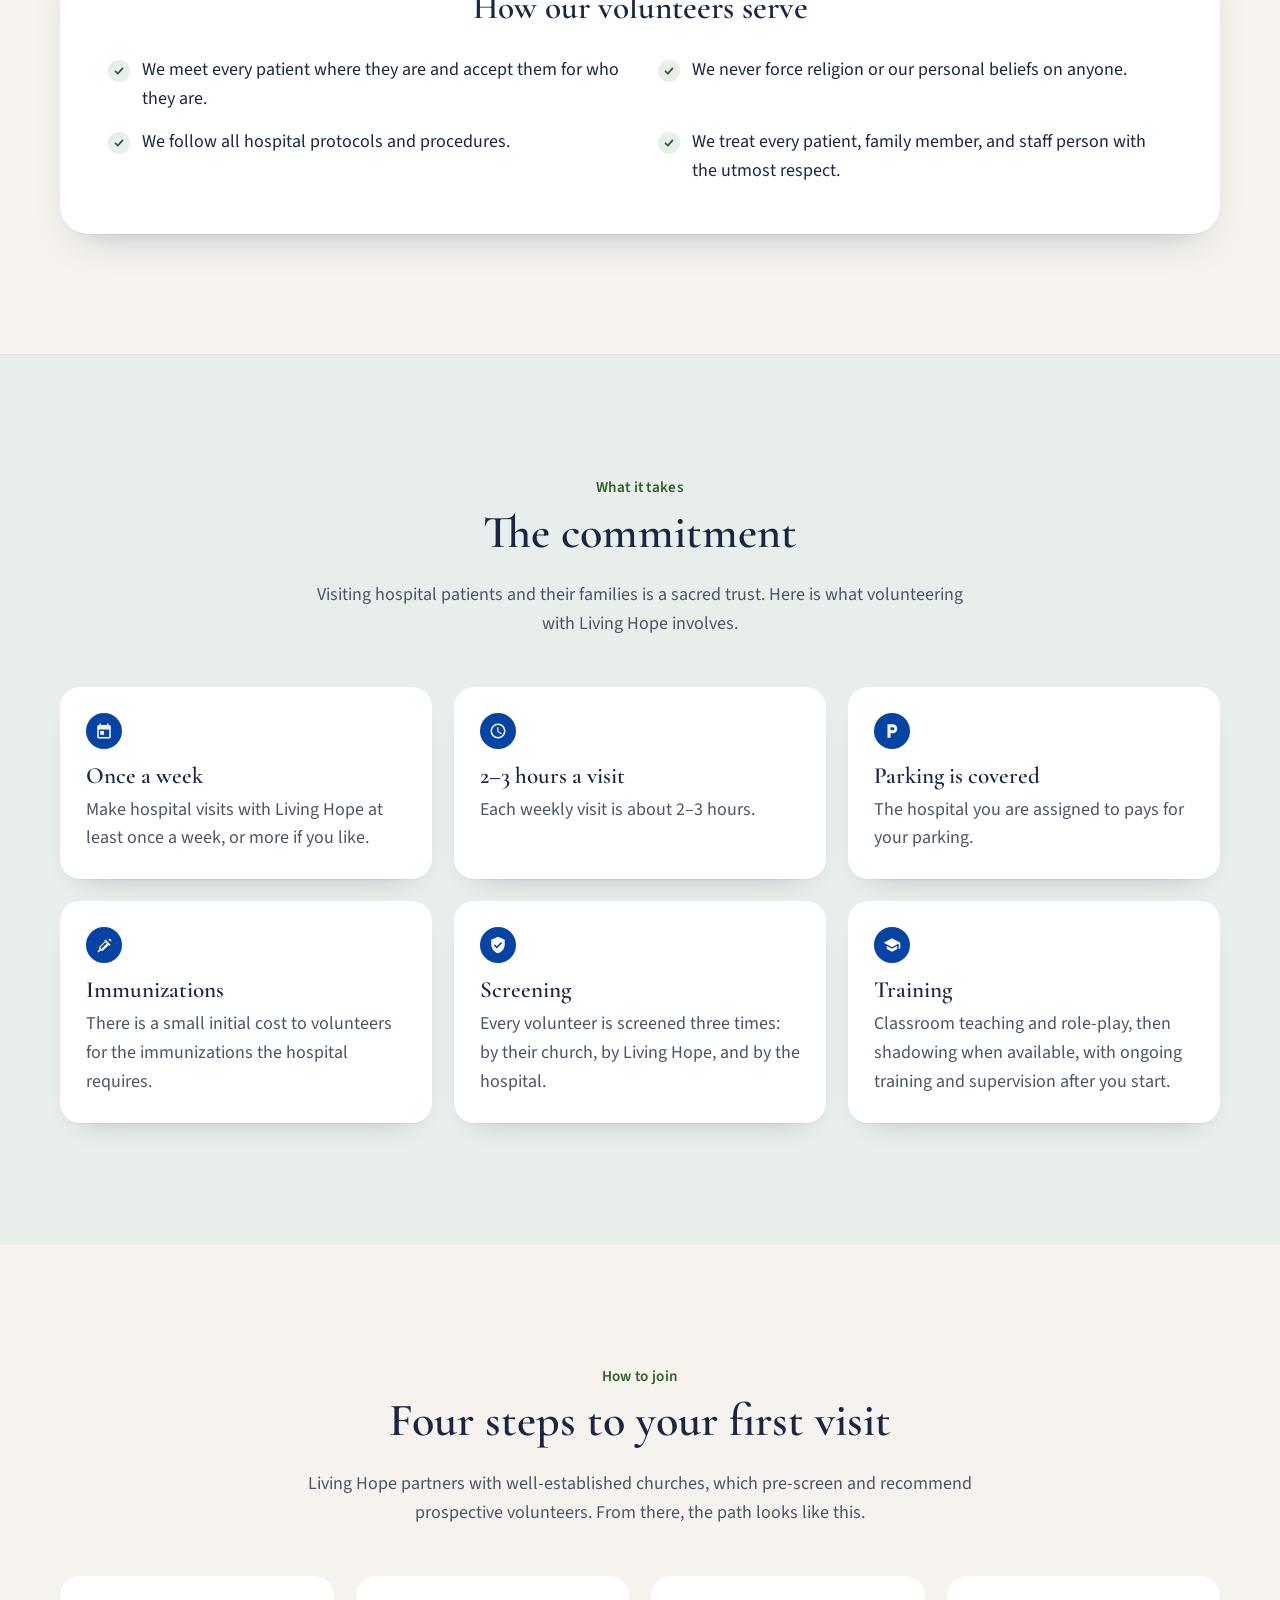
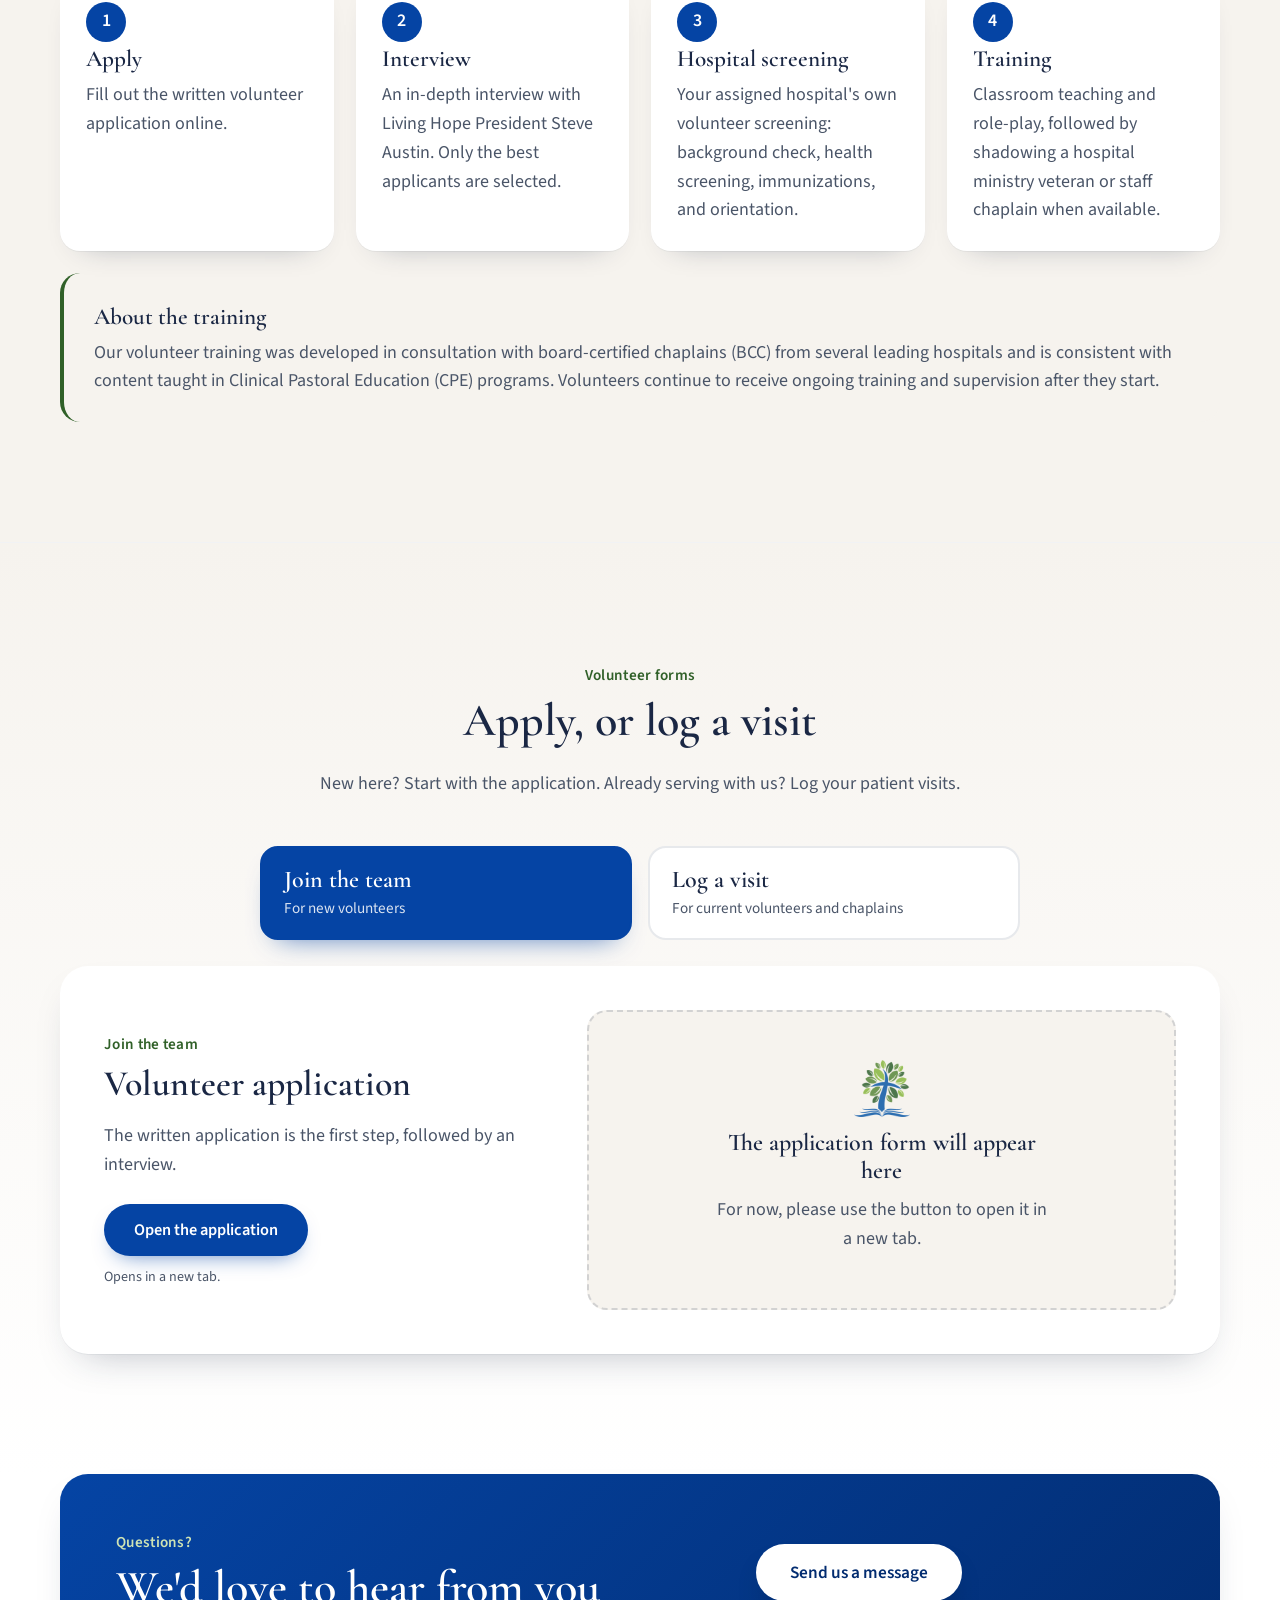
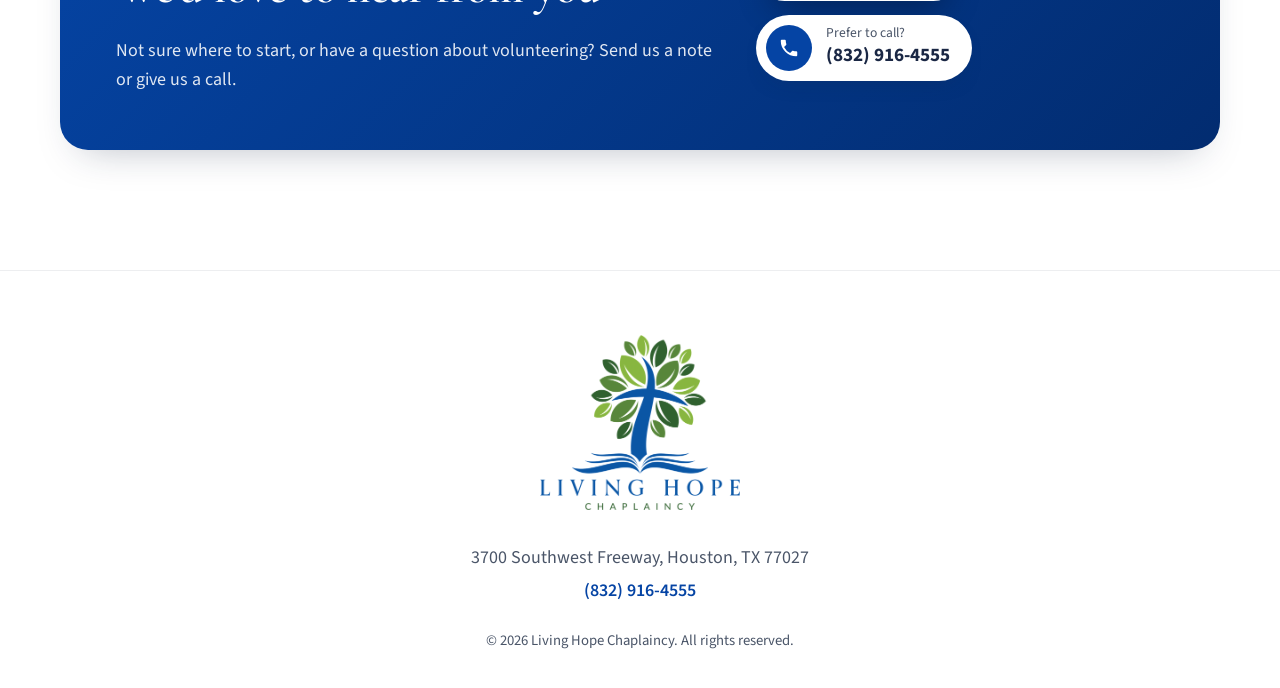
<file: volunteer.html>
<!doctype html>
<html lang="en">
<head>
  <meta charset="utf-8">
  <meta name="viewport" content="width=device-width, initial-scale=1">
  <title>Volunteer | Living Hope Chaplaincy</title>
  <meta name="description" content="Volunteer with Living Hope Chaplaincy, a Houston hospital chaplaincy. Give loving encouragement, prayer, and support to patients and families. See what it takes, how to join, and log your visits.">
  <meta name="theme-color" content="#0544A4">
  <meta property="og:title" content="Volunteer with Living Hope Chaplaincy">
  <meta property="og:description" content="Hospital chaplaincy volunteering in Houston: what volunteers do, what it takes, and how to join.">
  <meta property="og:image" content="images/lhc-logo.png">
  <meta property="og:type" content="website">
  <link rel="icon" type="image/png" href="images/favicon.png">
  <link rel="apple-touch-icon" href="images/favicon.png">
  <link rel="preconnect" href="https://fonts.googleapis.com">
  <link rel="preconnect" href="https://fonts.gstatic.com" crossorigin>
  <link href="https://fonts.googleapis.com/css2?family=Cormorant+Garamond:ital,wght@0,500;0,600;1,500&family=Source+Sans+3:wght@400;500;600&display=swap" rel="stylesheet">
  <link rel="stylesheet" href="styles.css?v=8">
</head>
<body class="page-volunteer">
  <a class="skip-link" href="#main">Skip to content</a>

  <header class="site-header is-visible" id="site-header">
    <div class="header-inner">
      <a class="brand" href="index.html" aria-label="Living Hope Chaplaincy, home">
        <img src="images/lhc-logo-header.png" alt="Living Hope Chaplaincy" width="420" height="367">
      </a>
      <nav class="primary-nav" id="primary-nav" aria-label="Main">
        <ul>
          <li><a href="index.html#mission">Mission</a></li>
          <li><a href="index.html#request-a-visit">Request a visit</a></li>
          <li><a href="partners.html">Partner with us</a></li>
          <li><a href="index.html#resources">Resources</a></li>
          <!-- TRAININGS NAV LINK (temporary, remove when page goes hidden) -->
          <li><a href="trainings.html">Trainings</a></li>
          <!-- /TRAININGS NAV LINK -->
          <li><a href="#contact-us">Contact</a></li>
        </ul>
        <div class="nav-actions">
          <a class="btn btn-outline btn-sm" href="volunteer.html" aria-current="page">Volunteer</a>
          <a class="btn btn-primary btn-sm" href="https://checkout.square.site/pay/e897458de79f40aaad937cbe521fdfe1" target="_blank" rel="noopener">Donate</a>
        </div>
      </nav>
      <button class="menu-toggle" aria-expanded="false" aria-controls="primary-nav" aria-label="Open menu"><span></span><span></span><span></span></button>
    </div>
  </header>

  <main id="main">
    <!-- 1. Intro -->
    <section class="page-hero" aria-labelledby="page-title">
      <div class="page-hero-glow" aria-hidden="true"></div>
      <div class="container page-hero-inner">
        <a href="index.html" class="page-hero-home" aria-label="Back to the homepage"><img class="page-hero-tree" src="images/tree-icon.png" alt="" width="158" height="160"></a>
        <p class="eyebrow">Volunteer opportunities</p>
        <h1 id="page-title">Volunteer with Living Hope Chaplaincy</h1>
        <p class="page-hero-sub">Partner with us to give loving encouragement, prayer, and spiritual support to hospital patients and their families when they need it most. Together, we can make a difference.</p>
        <nav class="switcher" aria-label="Jump to a section">
          <a href="https://www.cognitoforms.com/f/EoxqCCvV6kKb1FON8uzxSw/1" class="switch-btn" target="_blank" rel="noopener">
            <svg viewBox="0 0 24 24" aria-hidden="true"><path fill="currentColor" d="M15 12a4 4 0 1 0-4-4 4 4 0 0 0 4 4zm-9-2V7H4v3H1v2h3v3h2v-3h3v-2zm9 4c-2.7 0-8 1.3-8 4v2h16v-2c0-2.7-5.3-4-8-4z"/></svg>
            Join the team
          </a>
          <a href="https://www.cognitoforms.com/f/EoxqCCvV6kKb1FON8uzxSw/2" class="switch-btn" target="_blank" rel="noopener">
            <svg viewBox="0 0 24 24" aria-hidden="true"><path fill="currentColor" d="M19 3h-4.2A3 3 0 0 0 12 1a3 3 0 0 0-2.8 2H5a2 2 0 0 0-2 2v14a2 2 0 0 0 2 2h14a2 2 0 0 0 2-2V5a2 2 0 0 0-2-2zm-7 0a1 1 0 1 1-1 1 1 1 0 0 1 1-1zm-2 14-4-4 1.4-1.4 2.6 2.6 6.6-6.6L18 9z"/></svg>
            Log a visit
          </a>
        </nav>
      </div>
    </section>

    <!-- 2. What volunteers do -->
    <section class="section partner-block" id="what-volunteers-do" aria-labelledby="do-title">
      <div class="container">
        <div class="split-block">
          <div class="split-copy reveal">
            <p class="eyebrow">What volunteers do</p>
            <h2 id="do-title">A caring presence at the bedside</h2>
            <p class="lead">Our trained volunteers provide encouragement, a listening ear, prayer, and helpful resources to support patients and families on the journey toward healing.</p>
            <p>Many patients and their families receive little or no spiritual care when they need it most. Living Hope volunteers visit patients, their families, and healthcare workers, and the average Living Hope volunteer impacts around 2,000 lives a year.</p>
            <a class="btn btn-primary" href="#join">Join the team</a>
          </div>
          <figure class="split-media reveal zoom-wrap">
            <img class="zoom" src="images/family-visit.jpg" alt="A young woman and an older man sit at a hospital bedside, holding the hands of an older woman who smiles back at them" width="1320" height="880" loading="lazy">
          </figure>
        </div>

        <ul class="offer-list">
          <li class="reveal"><span class="offer-icon" aria-hidden="true"><svg viewBox="0 0 24 24" width="18" height="18"><path fill="currentColor" d="M12 21.4 10.6 20C5.4 15.4 2 12.3 2 8.5A5.4 5.4 0 0 1 7.5 3 6 6 0 0 1 12 5.1 6 6 0 0 1 16.5 3 5.4 5.4 0 0 1 22 8.5c0 3.8-3.4 6.9-8.6 11.5z"/></svg></span>Encouragement</li>
          <li class="reveal"><span class="offer-icon" aria-hidden="true"><svg viewBox="0 0 24 24" width="18" height="18"><path fill="currentColor" d="M17 20a3 3 0 0 1-2.6-1.4c-.5-.8-.8-1.4-1.2-2.4-.4-1.1-1-1.8-2-2.8A7.5 7.5 0 0 1 9 8a6 6 0 0 1 12 0h-2a4 4 0 0 0-8 0c0 2.1.8 3.2 2 4.4 1.2 1.2 2 2.2 2.5 3.6.3.9.6 1.4 1 2a1 1 0 0 0 1.5.2l1.4 1.4A3 3 0 0 1 17 20zM7.6 2.6 6.2 1.2A10 10 0 0 0 3 8.5a10 10 0 0 0 3.2 7.3l1.4-1.4A8 8 0 0 1 5 8.5a8 8 0 0 1 2.6-5.9zM15 10.5a2.5 2.5 0 1 0-2.5-2.5 2.5 2.5 0 0 0 2.5 2.5z"/></svg></span>A listening ear</li>
          <li class="reveal"><span class="offer-icon" aria-hidden="true"><svg viewBox="0 0 24 24" width="18" height="18"><path fill="currentColor" d="M12 2a1 1 0 0 1 1 1v2h2a1 1 0 0 1 0 2h-2v3.3l5.6 3a1 1 0 0 1 .4.9V22h-5v-4a2 2 0 0 0-4 0v4H5v-7.8a1 1 0 0 1 .4-.9l5.6-3V7H9a1 1 0 0 1 0-2h2V3a1 1 0 0 1 1-1z"/></svg></span>Prayer</li>
          <li class="reveal"><span class="offer-icon" aria-hidden="true"><svg viewBox="0 0 24 24" width="18" height="18"><path fill="currentColor" d="M21 5c-1.1-.3-2.3-.5-3.5-.5-2 0-4.1.4-5.5 1.5-1.4-1.1-3.5-1.5-5.5-1.5S2.4 4.9 1 6v14.6c0 .3.3.5.5.5h.3c1.3-.7 3.2-1.1 4.7-1.1 2 0 4.1.4 5.5 1.5 1.3-.8 3.8-1.5 5.5-1.5s3.4.3 4.8 1.1h.2c.3 0 .5-.2.5-.5V6c-.6-.4-1.2-.7-2-1zm0 13.5c-1.1-.3-2.3-.5-3.5-.5-1.7 0-4.1.7-5.5 1.5V8c1.4-.8 3.8-1.5 5.5-1.5 1.2 0 2.4.2 3.5.5z"/></svg></span>Helpful resources</li>
        </ul>

        <div class="pledge reveal">
          <h3>How our volunteers serve</h3>
          <ul class="pledge-list">
            <li>We meet every patient where they are and accept them for who they are.</li>
            <li>We never force religion or our personal beliefs on anyone.</li>
            <li>We follow all hospital protocols and procedures.</li>
            <li>We treat every patient, family member, and staff person with the utmost respect.</li>
          </ul>
        </div>
      </div>
    </section>

    <!-- 3. What it takes -->
    <section class="section partner-block churches-block" id="what-it-takes" aria-labelledby="takes-title">
      <div class="container">
        <div class="section-head reveal">
          <p class="eyebrow">What it takes</p>
          <h2 id="takes-title">The commitment</h2>
          <p>Visiting hospital patients and their families is a sacred trust. Here is what volunteering with Living Hope involves.</p>
        </div>
        <div class="req-grid">
          <article class="req-card reveal">
            <span class="req-icon" aria-hidden="true"><svg viewBox="0 0 24 24" width="18" height="18"><path fill="currentColor" d="M19 4h-1V2h-2v2H8V2H6v2H5a2 2 0 0 0-2 2v14a2 2 0 0 0 2 2h14a2 2 0 0 0 2-2V6a2 2 0 0 0-2-2zm0 16H5V10h14zM7 12h5v5H7z"/></svg></span>
            <h3>Once a week</h3>
            <p>Make hospital visits with Living Hope at least once a week, or more if you like.</p>
          </article>
          <article class="req-card reveal">
            <span class="req-icon" aria-hidden="true"><svg viewBox="0 0 24 24" width="18" height="18"><path fill="currentColor" d="M12 2a10 10 0 1 0 10 10A10 10 0 0 0 12 2zm0 18a8 8 0 1 1 8-8 8 8 0 0 1-8 8zm.5-13H11v6l5.2 3.2.8-1.3-4.5-2.7z"/></svg></span>
            <h3>2–3 hours a visit</h3>
            <p>Each weekly visit is about 2–3 hours.</p>
          </article>
          <article class="req-card reveal">
            <span class="req-icon" aria-hidden="true"><svg viewBox="0 0 24 24" width="18" height="18"><path fill="currentColor" d="M13 3H6v18h4v-6h3a6 6 0 0 0 0-12zm.2 8H10V7h3.2a2 2 0 0 1 0 4z"/></svg></span>
            <h3>Parking is covered</h3>
            <p>The hospital you are assigned to pays for your parking.</p>
          </article>
          <article class="req-card reveal">
            <span class="req-icon" aria-hidden="true"><svg viewBox="0 0 24 24" width="18" height="18"><path fill="currentColor" d="m19.4 3.2-1.4 1.4 1.4 1.4-2.1 2.1-3.5-3.5-1.4 1.4 1 1-7.8 7.8.2 3.3-2.6 2.6 1.4 1.4 2.6-2.6 3.3.2 7.8-7.8 1 1 1.4-1.4-3.5-3.5 2.1-2.1 1.4 1.4 1.4-1.4zM9.3 16.5H7.5v-1.8l6.4-6.4 1.8 1.8z"/></svg></span>
            <h3>Immunizations</h3>
            <p>There is a small initial cost to volunteers for the immunizations the hospital requires.</p>
          </article>
          <article class="req-card reveal">
            <span class="req-icon" aria-hidden="true"><svg viewBox="0 0 24 24" width="18" height="18"><path fill="currentColor" d="M12 1 3 5v6c0 5.6 3.8 10.7 9 12 5.2-1.3 9-6.4 9-12V5zm-1.5 15.5-4-4 1.4-1.4 2.6 2.6 5.6-5.6 1.4 1.4z"/></svg></span>
            <h3>Screening</h3>
            <p>Every volunteer is screened three times: by their church, by Living Hope, and by the hospital.</p>
          </article>
          <article class="req-card reveal">
            <span class="req-icon" aria-hidden="true"><svg viewBox="0 0 24 24" width="18" height="18"><path fill="currentColor" d="M12 3 1 9l11 6 9-4.9V17h2V9zM5 13.2v4L12 21l7-3.8v-4L12 17z"/></svg></span>
            <h3>Training</h3>
            <p>Classroom teaching and role-play, then shadowing when available, with ongoing training and supervision after you start.</p>
          </article>
        </div>
      </div>
    </section>

    <!-- 4. How to join -->
    <section class="section partner-block" id="how-to-join" aria-labelledby="join-steps-title">
      <div class="container">
        <div class="section-head reveal">
          <p class="eyebrow">How to join</p>
          <h2 id="join-steps-title">Four steps to your first visit</h2>
          <p>Living Hope partners with well-established churches, which pre-screen and recommend prospective volunteers. From there, the path looks like this.</p>
        </div>
        <ol class="steps steps-4">
          <li class="reveal"><span class="step-num" aria-hidden="true">1</span><h4>Apply</h4><p>Fill out the written volunteer application online.</p></li>
          <li class="reveal"><span class="step-num" aria-hidden="true">2</span><h4>Interview</h4><p>An in-depth interview with Living Hope President Steve Austin. Only the best applicants are selected.</p></li>
          <li class="reveal"><span class="step-num" aria-hidden="true">3</span><h4>Hospital screening</h4><p>Your assigned hospital's own volunteer screening: background check, health screening, immunizations, and orientation.</p></li>
          <li class="reveal"><span class="step-num" aria-hidden="true">4</span><h4>Training</h4><p>Classroom teaching and role-play, followed by shadowing a hospital ministry veteran or staff chaplain when available.</p></li>
        </ol>
        <div class="training reveal">
          <h4>About the training</h4>
          <p>Our volunteer training was developed in consultation with board-certified chaplains (BCC) from several leading hospitals and is consistent with content taught in Clinical Pastoral Education (CPE) programs. Volunteers continue to receive ongoing training and supervision after they start.</p>
        </div>
      </div>
    </section>

    <!-- 5. Forms: join the team / log a visit -->
    <section class="section forms-section" id="volunteer-forms" aria-labelledby="forms-title">
      <div class="container">
        <div class="section-head reveal">
          <p class="eyebrow">Volunteer forms</p>
          <h2 id="forms-title">Apply, or log a visit</h2>
          <p>New here? Start with the application. Already serving with us? Log your patient visits.</p>
        </div>

        <div class="form-tabs" role="tablist" aria-label="Volunteer forms">
          <button class="form-tab" type="button" role="tab" id="tab-join" aria-controls="join" aria-selected="true">
            <strong>Join the team</strong><small>For new volunteers</small>
          </button>
          <button class="form-tab" type="button" role="tab" id="tab-log-visit" aria-controls="log-visit" aria-selected="false" tabindex="-1">
            <strong>Log a visit</strong><small>For current volunteers and chaplains</small>
          </button>
        </div>

        <div class="form-panels">
          <!-- Panel A: Join the team (volunteer application, Cognito form id 1) -->
          <section class="form-panel" id="join" role="tabpanel" aria-labelledby="tab-join" tabindex="-1">
            <div class="panel-copy">
              <p class="eyebrow">Join the team</p>
              <h3>Volunteer application</h3>
              <p>The written application is the first step, followed by an interview.</p>
              <a class="btn btn-primary" href="https://www.cognitoforms.com/f/EoxqCCvV6kKb1FON8uzxSw/1" target="_blank" rel="noopener" data-todo="join-form-link">Open the application <span class="sr-only">(opens in a new tab)</span></a>
              <p class="form-note">Opens in a new tab.</p>
            </div>
            <div class="embed-slot" data-todo="join-form-embed" data-cognito-form="1">
              <!--
                TODO (join form): paste the Cognito embed code here, replacing the placeholder <div> below.
                This is the code the current site uses for its volunteer application (Cognito form id 1):

                <script src="https://www.cognitoforms.com/s/EoxqCCvV6kKb1FON8uzxSw"></script>
                <script>Cognito.load("forms", { id: "1" });</script>

                If Steven sends a different form, use the embed code from Cognito: Publish > Embed > Seamless.
                Once the embed is in, you can remove the "Open the application" button above if you like.
              -->
              <div class="embed-placeholder">
                <img src="images/tree-icon.png" alt="" width="158" height="160" loading="lazy">
                <p class="embed-title">The application form will appear here</p>
                <p>For now, please use the button to open it in a new tab.</p>
              </div>
            </div>
          </section>

          <!-- Panel B: Log a visit (volunteer reporting form, Cognito form id 2) -->
          <section class="form-panel" id="log-visit" role="tabpanel" aria-labelledby="tab-log-visit" tabindex="-1">
            <div class="panel-copy">
              <p class="eyebrow">Log a visit</p>
              <h3>Volunteer reporting form</h3>
              <p>Thank you for serving. Please use this form to report on all your patient visits.</p>
              <a class="btn btn-green" href="https://www.cognitoforms.com/f/EoxqCCvV6kKb1FON8uzxSw/2" target="_blank" rel="noopener" data-todo="log-visit-form-link">Open the reporting form <span class="sr-only">(opens in a new tab)</span></a>
              <p class="form-note">Opens in a new tab.</p>
            </div>
            <div class="embed-slot" data-todo="log-visit-form-embed" data-cognito-form="2">
              <!--
                TODO (log a visit form): paste the Cognito embed code here, replacing the placeholder <div> below.
                This is the code the current site uses for its volunteer reporting form (Cognito form id 2):

                <script src="https://www.cognitoforms.com/s/EoxqCCvV6kKb1FON8uzxSw"></script>
                <script>Cognito.load("forms", { id: "2" });</script>

                If both forms end up embedded on this page, include the first <script src=...> line only once.
                If there is no form for this yet, add the class "is-coming-soon" to this .embed-slot and
                swap the placeholder text for the "Form coming soon" text (see README).
              -->
              <div class="embed-placeholder">
                <img src="images/tree-icon.png" alt="" width="158" height="160" loading="lazy">
                <p class="embed-title">The reporting form will appear here</p>
                <p>For now, please use the button to open it in a new tab.</p>
              </div>
            </div>
          </section>
        </div>
      </div>
    </section>

    <!-- 6. Contact -->
    <section class="section volunteer-contact" id="contact-us" aria-labelledby="contact-title">
      <div class="container">
        <div class="contact-card reveal">
          <div class="contact-card-copy">
            <p class="eyebrow">Questions?</p>
            <h2 id="contact-title">We'd love to hear from you</h2>
            <p>Not sure where to start, or have a question about volunteering? Send us a note or give us a call.</p>
          </div>
          <div class="contact-card-actions">
            <a class="btn btn-light btn-lg" href="partners.html?about=other#contact-us">Send us a message</a>
            <a class="phone-card" href="tel:+18329164555">
              <span class="phone-icon" aria-hidden="true"><svg viewBox="0 0 24 24" width="22" height="22"><path fill="currentColor" d="M6.6 10.8a15.1 15.1 0 0 0 6.6 6.6l2.2-2.2c.3-.3.7-.4 1-.2 1.1.4 2.3.6 3.6.6.6 0 1 .4 1 1V20c0 .6-.4 1-1 1A17 17 0 0 1 3 4c0-.6.4-1 1-1h3.5c.6 0 1 .4 1 1 0 1.3.2 2.5.6 3.6.1.3 0 .7-.2 1l-2.3 2.2z"/></svg></span>
              <span><small>Prefer to call?</small><strong>(832) 916-4555</strong></span>
            </a>
          </div>
        </div>
      </div>
    </section>
  </main>

  <footer class="site-footer" id="contact">
    <div class="container footer-inner">
      <a href="index.html" class="footer-logo" aria-label="Living Hope Chaplaincy, home"><img src="images/lhc-logo.png" alt="Living Hope Chaplaincy" width="900" height="787" loading="lazy"></a>
      <address>
        3700 Southwest Freeway, Houston, TX 77027<br>
        <a href="tel:+18329164555">(832) 916-4555</a>
      </address>
      <p class="copyright">© <span id="year">2026</span> Living Hope Chaplaincy. All rights reserved.</p>
    </div>
  </footer>

  <script src="script.js?v=7" defer></script>
</body>
</html>
</file>
<file: styles.css>
/* Living Hope Chaplaincy — homepage v2 (Steven's wireframe)
   Palette: blue #0544A4, deep blue #022C70, green #306028, parchment #F6F3EE, mist #E8EEE9, navy #1A2744 */
:root{
  --blue:#0544A4; --blue-deep:#022C70; --green:#306028; --leaf:#588038; --lime:#88B040;
  --parchment:#F6F3EE; --mist:#E8EEE9; --navy:#1A2744; --slate:#4A5568; --white:#fff;
  --serif:"Cormorant Garamond", Georgia, "Times New Roman", serif;
  --sans:"Source Sans 3", "Source Sans Pro", system-ui, -apple-system, "Segoe UI", sans-serif;
  --radius:20px; --shadow:0 18px 40px -22px rgba(26,39,68,.35);
  --ease:cubic-bezier(.22,.61,.36,1);
}
*,*::before,*::after{box-sizing:border-box}
html{scroll-behavior:smooth}
body{margin:0;font-family:var(--sans);font-size:18px;line-height:1.6;color:var(--navy);background:var(--parchment);-webkit-font-smoothing:antialiased;overflow-x:hidden}
img{max-width:100%;height:auto;display:block}
a{color:var(--blue)}
a:hover{color:var(--blue-deep)}
h1,h2,h3{font-family:var(--serif);font-weight:600;line-height:1.12;margin:0 0 .5em;color:var(--navy)}
h2{font-size:clamp(2.1rem,3.6vw,3rem)}
h3{font-size:1.6rem}
p{margin:0 0 1em}
:focus-visible{outline:3px solid var(--blue);outline-offset:3px;border-radius:6px}
.sr-only{position:absolute;width:1px;height:1px;padding:0;margin:-1px;overflow:hidden;clip:rect(0,0,0,0);border:0}
.skip-link{position:absolute;left:12px;top:-60px;background:var(--blue);color:#fff;padding:10px 16px;border-radius:8px;z-index:100}
.skip-link:focus{top:12px;color:#fff}
.container{width:min(1160px,100% - 48px);margin-inline:auto}
.section{padding:clamp(72px,10vw,120px) 0}
.eyebrow{font-weight:600;color:var(--green);font-size:.95rem;letter-spacing:.02em;margin-bottom:.5em}
.lead{font-size:1.2rem;color:var(--navy)}
.text-link{font-weight:600;text-decoration:none;display:inline-flex;gap:.4em;align-items:center}
.text-link span{transition:transform .3s var(--ease)}
.text-link:hover span{transform:translateX(4px)}

/* Buttons */
.btn{display:inline-flex;align-items:center;justify-content:center;gap:.5em;font-family:var(--sans);font-weight:600;font-size:1.02rem;line-height:1;padding:16px 28px;border-radius:999px;text-decoration:none;border:2px solid transparent;cursor:pointer;transition:background-color .25s,color .25s,border-color .25s,transform .25s var(--ease),box-shadow .25s}
.btn:hover{transform:translateY(-2px)}
.btn-sm{padding:11px 20px;font-size:.95rem}
.btn-lg{padding:18px 32px;font-size:1.08rem}
.btn-xl{padding:22px 64px;font-size:1.3rem;letter-spacing:.02em}
.btn-primary{background:var(--blue);color:#fff;box-shadow:0 10px 22px -12px rgba(5,68,164,.7)}
.btn-primary:hover{background:var(--blue-deep);color:#fff}
.btn-green{background:var(--green);color:#fff;box-shadow:0 10px 22px -12px rgba(48,96,40,.7)}
.btn-green:hover{background:#244a1e;color:#fff}
.btn-outline{background:transparent;color:var(--blue);border-color:var(--blue)}
.btn-outline:hover{background:var(--blue);color:#fff}
.btn-light{background:#fff;color:var(--blue-deep);box-shadow:0 18px 34px -16px rgba(0,0,0,.45)}
.btn-light:hover{background:var(--parchment);color:var(--blue-deep)}

/* Header (appears after the opening) */
.site-header{position:fixed;inset:0 0 auto 0;z-index:50;background:rgba(255,255,255,.9);backdrop-filter:saturate(1.4) blur(14px);-webkit-backdrop-filter:saturate(1.4) blur(14px);border-bottom:1px solid rgba(26,39,68,.08);transform:translateY(-105%);transition:transform .45s var(--ease)}
.site-header.is-visible,.site-header:focus-within{transform:none}
.header-inner{display:flex;align-items:center;justify-content:space-between;gap:20px;width:min(1240px,100% - 40px);margin-inline:auto;height:76px}
.brand img{height:62px;width:auto}
.primary-nav{display:flex;align-items:center;gap:24px}
.primary-nav ul{display:flex;gap:4px;list-style:none;margin:0;padding:0}
.primary-nav ul a{display:block;padding:10px 12px;border-radius:10px;color:var(--navy);text-decoration:none;font-weight:500}
.primary-nav ul a:hover{color:var(--blue);background:var(--mist)}
.menu-toggle{display:none;width:48px;height:48px;border:0;border-radius:12px;background:transparent;cursor:pointer;flex-direction:column;justify-content:center;align-items:center;gap:6px}
.menu-toggle span{display:block;width:24px;height:2px;background:var(--navy);border-radius:2px;transition:transform .3s,opacity .3s}
.menu-toggle[aria-expanded="true"] span:nth-child(1){transform:translateY(8px) rotate(45deg)}
.menu-toggle[aria-expanded="true"] span:nth-child(2){opacity:0}
.menu-toggle[aria-expanded="true"] span:nth-child(3){transform:translateY(-8px) rotate(-45deg)}

/* 1. Opening — pinned, scroll-scrubbed zoom into the tree */
.intro{--p:0;position:relative;height:280vh;background:radial-gradient(ellipse at 50% 40%,#fff 0%,var(--parchment) 70%)}
.intro-sticky{position:sticky;top:0;height:100vh;height:100svh;overflow:hidden;display:flex;flex-direction:column;align-items:center;justify-content:center;padding:24px;text-align:center}
.intro-glow{position:absolute;left:50%;top:40%;width:min(80vw,760px);aspect-ratio:1;transform:translate(-50%,-50%) scale(calc(1 + var(--p)*1.6));border-radius:50%;background:radial-gradient(circle,rgba(136,176,64,.24) 0%,rgba(5,68,164,.08) 42%,rgba(246,243,238,0) 70%);filter:blur(20px);opacity:calc(1 - var(--p)*.6);pointer-events:none}
.intro-tree-wrap{position:relative;z-index:1;opacity:0;animation:slowFade 2.6s .2s var(--ease) forwards}
.intro-tree{display:block;height:clamp(220px,46vh,460px);width:auto;aspect-ratio:1/1;overflow:visible;
  transform-origin:53.7% 45.1%; /* where the cross bar meets the trunk */
  transform:scale(calc(1 + var(--z,0)));
  opacity:calc(1 - var(--fade,0))}
/* Vector tree: every leaf and page is its own shape so it stays crisp at any zoom.
   No will-change here on purpose: Chrome would rasterize once and upscale (blurry). */
.tree-svg .lf{transform-box:view-box;
  /* scroll-driven sway: a few degrees, staggered per leaf, growing as you push in */
  transform:rotate(calc(sin(var(--sp,0) * 14rad + var(--i) * 1.3rad) * var(--amp,0) * 1deg))
            translate(calc(var(--s) * var(--sp,0) * 14px), calc(var(--sp,0) * -6px));
  animation:leafIdle 5.5s ease-in-out infinite alternate;animation-delay:calc(var(--i) * -0.43s)}
.intro.is-offscreen .tree-svg .lf{animation-play-state:paused}
@keyframes leafIdle{from{rotate:-1.1deg}to{rotate:1.1deg}}
.tree-svg .turn{transform-box:view-box;fill:#0A56A6;opacity:0;
  /* front view of a page turn: it lifts a little at the spine, narrows, and lands mirrored on the left */
  --lift:calc(var(--k) * (1 - var(--k)) * 4);
  transform:translateY(calc(var(--lift) * -46px)) rotate(calc(var(--lift) * -9deg)) scaleX(calc(1 - 2 * var(--k)))}
.tree-svg .turn-1{--k:var(--t1,0)}
.tree-svg .turn-2{--k:var(--t2,0)}
.tree-svg .turn.is-turning{opacity:1;fill:#3A78C2}
.intro-text{position:relative;z-index:2;margin-top:clamp(14px,2.6vh,28px);opacity:calc(1 - var(--p)*3.2);transform:translateY(calc(var(--p)*60px))}
.wordmark{font-size:clamp(2.4rem,5.4vw,4.4rem);font-weight:600;letter-spacing:.01em;margin:0 0 .12em;opacity:0;animation:fadeUp 1.6s 1.4s var(--ease) forwards}
.wm-blue{color:var(--blue)}
.wm-green{color:var(--green)}
.intro-tag{color:var(--slate);font-size:1.08rem;margin-bottom:1.3em;opacity:0;animation:fadeUp 1.4s 1.8s var(--ease) forwards}
.intro-ctas{display:flex;flex-wrap:wrap;justify-content:center;gap:12px;opacity:0;animation:fadeUp 1.4s 2.1s var(--ease) forwards}
.intro-veil{position:absolute;inset:0;z-index:3;background:var(--parchment);opacity:var(--veil,0);pointer-events:none}
.scroll-cue{position:absolute;z-index:4;bottom:22px;left:50%;transform:translateX(-50%);display:flex;flex-direction:column;align-items:center;gap:6px;color:var(--slate);text-decoration:none;font-size:.82rem;letter-spacing:.06em;opacity:0;animation:cueIn 1s 3s forwards}
.intro.is-moving .scroll-cue{visibility:hidden}
.scroll-cue-mouse{width:24px;height:38px;border:2px solid currentColor;border-radius:14px;display:flex;justify-content:center;padding-top:7px}
.scroll-cue-mouse span{width:3px;height:8px;border-radius:2px;background:currentColor;animation:wheel 2s infinite}
@keyframes wheel{0%{transform:translateY(0);opacity:1}70%{transform:translateY(10px);opacity:0}100%{opacity:0}}
@keyframes slowFade{from{opacity:0;transform:scale(.94)}to{opacity:1;transform:none}}
@keyframes fadeUp{from{opacity:0;transform:translateY(16px)}to{opacity:1;transform:none}}
@keyframes cueIn{to{opacity:.85}}

/* Reveal on scroll */
.reveal{opacity:0;transform:translateY(36px);transition:opacity 1s var(--ease),transform 1s var(--ease)}
.reveal.is-visible{opacity:1;transform:none}
.cards .reveal:nth-child(2),.gallery-row .reveal:nth-child(2){transition-delay:.12s}
.cards .reveal:nth-child(3),.gallery-row .reveal:nth-child(3){transition-delay:.24s}
.gallery-row .reveal:nth-child(4){transition-delay:.36s}
.zoom-wrap{overflow:hidden;margin:0}
.zoom{transform:scale(calc(1.1 - var(--zz,0)*.1));will-change:transform}

/* 2. Mission — rises over the opening as the zoom finishes */
.mission{position:relative;z-index:5;margin-top:-60vh;background:var(--parchment);border-radius:36px 36px 0 0;box-shadow:0 -30px 60px -40px rgba(26,39,68,.35)}
.mission-grid{display:grid;grid-template-columns:.85fr 1.15fr;gap:clamp(36px,6vw,84px);align-items:center}
.mission-photo{margin:0;background:#fff;border-radius:28px;overflow:hidden;box-shadow:var(--shadow);max-width:420px}
.mission-photo img{aspect-ratio:1/1;object-fit:cover;object-position:50% 15%;width:100%}
.mission-photo figcaption{padding:16px 22px;display:flex;flex-direction:column}
.mission-photo figcaption span{color:var(--slate);font-size:.95rem}
.mission-text p:not(.lead):not(.eyebrow){color:var(--slate)}

/* 3. Request a visit */
.visit{background:var(--mist)}
/* Request a visit: extra room on top because the fixed 76px header covers the top of the band as it scrolls in;
   less on the bottom so the content sits centered in what's visible. On two columns, the photo matches the text height. */
.section.visit{padding:calc(clamp(72px,10vw,120px) + 30px) 0 clamp(60px,7vw,90px)}
@media (min-width:981px){
  .visit-grid .visit-photo{position:relative;align-self:stretch;aspect-ratio:auto;min-height:320px}
  .visit-grid .visit-photo img{position:absolute;inset:0}
}
.visit-grid{display:grid;grid-template-columns:1.05fr .95fr;gap:clamp(36px,6vw,80px);align-items:start}
.visit-text .eyebrow{line-height:1;margin-bottom:.8em}
.visit-text p:not(.lead):not(.eyebrow):not(.verse){color:var(--slate)}
.visit-actions{display:flex;flex-wrap:wrap;align-items:center;gap:16px;margin:28px 0 24px}
.phone-card{display:inline-flex;align-items:center;gap:14px;padding:10px 22px 10px 10px;background:#fff;border-radius:999px;text-decoration:none;color:var(--navy);box-shadow:0 10px 24px -18px rgba(26,39,68,.5)}
.phone-card:hover{color:var(--blue)}
.phone-icon{display:grid;place-items:center;width:46px;height:46px;border-radius:50%;background:var(--blue);color:#fff}
.phone-card small{display:block;color:var(--slate);font-size:.85rem;line-height:1.2}
.phone-card strong{font-size:1.2rem;line-height:1.2}
.verse{font-family:var(--serif);font-size:1.2rem;color:var(--green);margin:0}
.verse span{font-family:var(--sans);font-size:.88rem;color:var(--slate);margin-left:.3em}
.visit-text .verse{font-size:clamp(1.35rem,1.2rem + .45vw,1.5rem);line-height:1.35}
.visit-text .verse span{font-size:.95rem}
.visit-photo{border-radius:28px;box-shadow:var(--shadow);aspect-ratio:4/3.4}
.visit-photo img{width:100%;height:100%;object-fit:cover;object-position:60% 50%}

/* 4. Partner */
.partner-head{display:flex;align-items:center;justify-content:center;gap:18px;text-align:center;margin-bottom:48px}
.partner-head h2{margin:0}
.tree-icon{width:56px;height:auto;flex:none}
.cards{display:grid;grid-template-columns:repeat(3,1fr);gap:28px}
.card{display:flex;flex-direction:column;background:#fff;border-radius:var(--radius);overflow:hidden;box-shadow:0 1px 0 rgba(26,39,68,.06),var(--shadow);transition:transform .4s var(--ease),box-shadow .4s}
.card:hover{transform:translateY(-6px);box-shadow:0 30px 50px -28px rgba(26,39,68,.45)}
.card figure{aspect-ratio:16/11}
.card figure img{width:100%;height:100%;object-fit:cover}
.card-body{padding:24px 26px 28px;display:flex;flex-direction:column;flex:1}
.card-body h3{margin-bottom:.3em}
.card-body p{color:var(--slate);flex:1}

/* 5. Resources */
.resources{background:#fff}
.resources-grid{display:grid;grid-template-columns:1fr 1fr;gap:clamp(36px,6vw,80px);align-items:center}
.resources-photo{border-radius:28px;box-shadow:var(--shadow);aspect-ratio:4/5}
.resources-photo img{width:100%;height:100%;object-fit:cover}
.resources-text>p{color:var(--slate)}
.res-head{font-family:var(--sans);font-size:1rem;font-weight:600;color:var(--green);margin:26px 0 12px}
.books{list-style:none;padding:0;margin:0;display:grid;grid-template-columns:repeat(3,1fr);gap:12px}
.books a{display:flex;gap:12px;align-items:center;padding:14px;background:var(--parchment);border-radius:14px;text-decoration:none;color:var(--navy);transition:transform .3s var(--ease),background-color .3s}
.books a:hover{transform:translateY(-3px);background:var(--mist);color:var(--navy)}
.books strong{font-family:var(--serif);font-size:1.25rem;line-height:1.1}
.book-spine{flex:0 0 10px;height:44px;border-radius:3px;background:var(--blue)}
.book-spine.green{background:var(--green)}
.book-spine.leaf{background:var(--leaf)}
.res-list{list-style:none;padding:0;margin:0 0 22px;display:grid;grid-template-columns:1fr 1fr;gap:10px}
.res-list a{display:flex;justify-content:space-between;align-items:center;gap:10px;padding:13px 16px;border:1px solid rgba(26,39,68,.12);border-radius:12px;text-decoration:none;color:var(--navy);font-weight:500;transition:border-color .25s,background-color .25s}
.res-list a:hover{border-color:var(--blue);background:var(--parchment)}
.res-list small{flex:none;font-size:.78rem;font-weight:600;color:var(--green);background:var(--mist);padding:3px 9px;border-radius:999px}

/* 6. Donate */
.donate{position:relative;overflow:hidden;isolation:isolate;padding:clamp(88px,12vw,150px) 0;color:#fff;text-align:center}
.donate-bg{position:absolute;inset:0;z-index:-1;background:
  radial-gradient(ellipse at 20% 20%,rgba(136,176,64,.35),transparent 55%),
  linear-gradient(120deg,var(--blue-deep),var(--blue) 50%,var(--green))}
.donate-inner{max-width:780px}
.donate h2{color:#fff;font-size:clamp(2.2rem,4.4vw,3.6rem)}
.donate p{font-size:1.18rem;opacity:.95;margin-bottom:1.6em}
.donate .donate-note{font-size:.92rem;opacity:.8;margin:1em 0 0}

/* 7. Subscribe */
.subscribe{padding-bottom:clamp(56px,8vw,90px)}
.divider{border:0;height:1px;background:linear-gradient(90deg,transparent,rgba(26,39,68,.25),transparent);margin:0 0 clamp(56px,8vw,90px)}
.subscribe-inner{text-align:center;max-width:640px;margin-inline:auto}
.subscribe-inner>p{color:var(--slate)}
.subscribe-form{display:flex;gap:10px;margin-top:22px}
.subscribe-form input{flex:1;min-width:0;padding:16px 22px;border-radius:999px;border:1px solid rgba(26,39,68,.22);font:inherit;font-size:1rem;background:#fff;color:var(--navy)}
.subscribe-form input:focus{outline:3px solid rgba(5,68,164,.3);border-color:var(--blue)}
.form-msg{min-height:1.4em;margin:12px 0 0;color:var(--green);font-size:.95rem}

/* 8. Gallery strip */
.gallery-row{list-style:none;margin:0;padding:0;display:grid;grid-template-columns:repeat(4,1fr)}
.gallery-row li{aspect-ratio:1/1;overflow:hidden}
.gallery-row img{width:100%;height:100%;object-fit:cover;transition:transform 1.2s var(--ease)}
.gallery-row li:hover img{transform:scale(1.06)}

/* 9. Socials */
.socials{text-align:center;padding:clamp(64px,8vw,96px) 0}
.socials h2{font-size:clamp(1.9rem,3vw,2.5rem)}
.social-row{list-style:none;margin:20px 0 0;padding:0;display:flex;justify-content:center;gap:22px}
.social{display:grid;place-items:center;width:64px;height:64px;border-radius:50%;background:#fff;color:var(--blue);box-shadow:0 10px 24px -16px rgba(26,39,68,.5),inset 0 0 0 1px rgba(5,68,164,.15);transition:background-color .25s,color .25s,transform .25s var(--ease)}
.social svg{width:26px;height:26px}
.social:hover{background:var(--blue);color:#fff;transform:translateY(-3px)}

/* 10. Footer */
.site-footer{background:#fff;border-top:1px solid rgba(26,39,68,.08);padding:64px 0 36px;text-align:center}
.footer-logo{display:inline-block}
.footer-logo img{width:200px;margin:0 auto 22px}
.site-footer address{font-style:normal;color:var(--slate);line-height:1.8}
.site-footer address a{font-weight:600;text-decoration:none}
.copyright{margin:22px 0 0;color:var(--slate);font-size:.92rem}

/* ===== Partners page (partners.html) ===== */
section[id],[id="contact-us"]{scroll-margin-top:96px}
.primary-nav ul a[aria-current="page"]{color:var(--blue);box-shadow:inset 0 -2px 0 var(--green);border-radius:0}
.page-hero{position:relative;overflow:hidden;isolation:isolate;padding:calc(76px + clamp(56px,9vw,110px)) 0 clamp(56px,8vw,96px);text-align:center;background:radial-gradient(ellipse at 50% 30%,#fff 0%,var(--parchment) 70%)}
.page-hero-glow{position:absolute;left:50%;top:38%;width:min(90vw,820px);aspect-ratio:1;transform:translate(-50%,-50%);border-radius:50%;background:radial-gradient(circle,rgba(136,176,64,.22) 0%,rgba(5,68,164,.08) 42%,rgba(246,243,238,0) 70%);z-index:-1;pointer-events:none}
.page-hero-inner{max-width:820px}
.page-hero-tree{width:72px;height:auto;margin:0 auto 18px;animation:slowFade 1.6s var(--ease) both}
.page-hero h1{font-size:clamp(2.5rem,5.6vw,4.4rem);margin-bottom:.3em;animation:fadeUp 1.2s .2s var(--ease) both}
.page-hero .eyebrow{animation:fadeUp 1.2s .1s var(--ease) both}
.page-hero-sub{font-size:clamp(1.1rem,1.6vw,1.28rem);color:var(--slate);max-width:640px;margin:0 auto 2em;animation:fadeUp 1.2s .35s var(--ease) both}
.switcher{display:inline-flex;gap:6px;padding:6px;background:#fff;border-radius:999px;box-shadow:0 12px 30px -18px rgba(26,39,68,.45),inset 0 0 0 1px rgba(26,39,68,.06);animation:fadeUp 1.2s .5s var(--ease) both}
.switch-btn{display:inline-flex;align-items:center;gap:8px;padding:12px 22px;border-radius:999px;text-decoration:none;font-weight:600;color:var(--navy);transition:background-color .25s,color .25s}
.switch-btn svg{width:20px;height:20px;color:var(--green)}
.switch-btn:hover,.switch-btn.is-active{background:var(--blue);color:#fff}
.switch-btn:hover svg,.switch-btn.is-active svg{color:#fff}
.partner-block{border-top:1px solid rgba(26,39,68,.06)}
.churches-block{background:var(--mist)}
.split-block{display:grid;grid-template-columns:1.05fr .95fr;gap:clamp(36px,6vw,80px);align-items:center}
.split-block.reverse .split-media{order:-1}
.split-copy p:not(.lead):not(.eyebrow){color:var(--slate)}
.split-copy .btn{margin-top:.6em}
.split-media{border-radius:28px;box-shadow:var(--shadow);aspect-ratio:4/3.3}
.split-media img{width:100%;height:100%;object-fit:cover}
.pledge{margin:clamp(56px,8vw,88px) 0 0;background:#fff;border-radius:28px;padding:clamp(28px,4vw,48px);box-shadow:0 1px 0 rgba(26,39,68,.05),var(--shadow)}
.pledge h3{text-align:center;font-size:clamp(1.7rem,2.6vw,2.2rem);margin-bottom:.9em}
.pledge-list{list-style:none;margin:0;padding:0;display:grid;grid-template-columns:repeat(2,1fr);gap:14px 36px}
.pledge-list li{position:relative;padding-left:34px;color:var(--navy)}
.pledge-list li::before{content:"";position:absolute;left:0;top:.2em;width:22px;height:22px;border-radius:50%;background:var(--mist) url("data:image/svg+xml,%3Csvg xmlns='http://www.w3.org/2000/svg' viewBox='0 0 24 24'%3E%3Cpath fill='none' stroke='%23306028' stroke-width='3' stroke-linecap='round' stroke-linejoin='round' d='M6 12.5l4 4 8-9'/%3E%3C/svg%3E") center/14px no-repeat}
.screening{margin-top:clamp(56px,8vw,88px)}
.screening-head{text-align:center;max-width:640px;margin:0 auto 32px}
.screening-head h3{font-size:clamp(1.7rem,2.6vw,2.2rem)}
.screening-head p{color:var(--slate)}
.steps{list-style:none;margin:0;padding:0;display:grid;grid-template-columns:repeat(3,1fr);gap:22px}
.steps li,.benefit,.way{background:#fff;border-radius:var(--radius);padding:26px;box-shadow:0 1px 0 rgba(26,39,68,.05),0 14px 30px -24px rgba(26,39,68,.45)}
.steps h4,.benefit h4,.way h4,.training h4{font-family:var(--serif);font-size:1.45rem;font-weight:600;margin:.2em 0 .35em;line-height:1.15}
.steps p,.benefit p,.way p,.training p{color:var(--slate);margin:0}
.step-num,.way-num{display:grid;place-items:center;width:40px;height:40px;border-radius:50%;background:var(--blue);color:#fff;font-weight:600}
.way-num{background:var(--green)}
.training{margin-top:22px;background:var(--parchment);border-radius:var(--radius);padding:26px 30px;border-left:4px solid var(--green)}
.sub-head{font-size:clamp(1.7rem,2.6vw,2.2rem);text-align:center;margin:clamp(56px,8vw,84px) 0 28px}
.benefits{display:grid;grid-template-columns:repeat(3,1fr);gap:22px}
.ways{display:grid;grid-template-columns:repeat(2,1fr);gap:22px}
.way p{margin-bottom:14px}
.contact-grid{display:grid;grid-template-columns:.8fr 1.2fr;gap:clamp(36px,6vw,80px);align-items:start}
.contact-aside>p{color:var(--slate)}
.contact-alt{display:grid;gap:18px;margin-top:26px;justify-items:start}
.contact-alt address{font-style:normal;color:var(--slate);line-height:1.7}
.form-card{background:#fff;border-radius:28px;padding:clamp(24px,4vw,44px);box-shadow:0 1px 0 rgba(26,39,68,.05),var(--shadow)}
.form-grid{display:grid;grid-template-columns:1fr 1fr;gap:18px 20px}
.field{display:flex;flex-direction:column;gap:6px;min-width:0}
.field-full{grid-column:1/-1}
.field label{font-weight:600;font-size:.96rem}
.req{color:#9b2c2c}
.field input,.field select,.field textarea{width:100%;font:inherit;font-size:1rem;color:var(--navy);background:var(--parchment);border:1px solid rgba(26,39,68,.18);border-radius:12px;padding:13px 14px;transition:border-color .2s,box-shadow .2s,background-color .2s}
.field textarea{resize:vertical;min-height:130px}
.field input:focus,.field select:focus,.field textarea:focus{outline:none;border-color:var(--blue);background:#fff;box-shadow:0 0 0 3px rgba(5,68,164,.18)}
.field [aria-invalid="true"]{border-color:#9b2c2c;box-shadow:0 0 0 3px rgba(155,44,44,.12)}
.hp{position:absolute;left:-9999px;width:1px;height:1px;overflow:hidden}
.form-note{font-size:.88rem;color:var(--slate);margin:14px 0}
.form-error{color:#9b2c2c;font-weight:600;margin:0 0 14px}
.partner-form .btn{width:100%}
.form-thanks{text-align:center;padding:30px 10px}
.form-thanks img{width:64px;margin:0 auto 14px}
.form-thanks h3{font-size:2rem}
.form-thanks p{color:var(--slate)}
@media (max-width:980px){
  .split-block,.contact-grid{grid-template-columns:1fr}
  .split-block .split-media,.split-block.reverse .split-media{order:-1;aspect-ratio:16/10}
  .steps,.benefits{grid-template-columns:1fr;max-width:620px;margin-inline:auto}
  .ways{grid-template-columns:1fr;max-width:620px;margin-inline:auto}
  .pledge-list{grid-template-columns:1fr}
}
@media (max-width:560px){
  .switcher{display:flex;width:100%}
  .switch-btn{flex:1;justify-content:center;padding:12px 10px;font-size:.95rem}
  .form-grid{grid-template-columns:1fr}
  .split-copy .btn{width:100%;white-space:normal;text-align:center;line-height:1.25}
}
@media (prefers-reduced-motion:reduce){
  .page-hero-tree,.page-hero h1,.page-hero .eyebrow,.page-hero-sub,.switcher{animation:none!important;opacity:1}
}

/* ===== Header actions (Volunteer + Donate) ===== */
.nav-actions{display:flex;align-items:center;gap:10px}
.nav-actions .btn-outline[aria-current="page"]{background:var(--mist)}
.nav-actions .btn-outline[aria-current="page"]:hover{background:var(--blue);color:#fff}

/* ===== Volunteer page (volunteer.html) ===== */
.section-head{text-align:center;max-width:680px;margin:0 auto clamp(32px,4vw,48px)}
.section-head p:not(.eyebrow){color:var(--slate)}
.offer-list{list-style:none;margin:clamp(40px,6vw,64px) 0 0;padding:0;display:grid;grid-template-columns:repeat(4,1fr);gap:18px}
.offer-list li{display:flex;align-items:center;gap:14px;background:#fff;border-radius:var(--radius);padding:18px 20px;font-family:var(--serif);font-size:1.35rem;font-weight:600;line-height:1.2;box-shadow:0 1px 0 rgba(26,39,68,.05),0 14px 30px -24px rgba(26,39,68,.45)}
.offer-icon,.req-icon{flex:none;display:grid;place-items:center;width:36px;height:36px;border-radius:50%;background:var(--mist);color:var(--green)}
.offer-icon svg,.req-icon svg{width:18px;height:18px}
.page-volunteer .pledge{margin-top:22px}
.req-grid{display:grid;grid-template-columns:repeat(3,1fr);gap:22px}
.req-card{background:#fff;border-radius:var(--radius);padding:26px;box-shadow:0 1px 0 rgba(26,39,68,.05),0 14px 30px -24px rgba(26,39,68,.45)}
.req-card .req-icon{background:var(--blue);color:#fff;margin-bottom:14px}
.req-card h3{font-size:1.45rem;margin:0 0 .3em}
.req-card p{color:var(--slate);margin:0}
.steps-4{grid-template-columns:repeat(4,1fr)}
.forms-section{background:linear-gradient(180deg,var(--parchment) 0%,#fff 100%);border-top:1px solid rgba(26,39,68,.06)}
.form-tabs{display:grid;grid-template-columns:1fr 1fr;gap:16px;max-width:760px;margin:0 auto 26px}
.form-tab{display:flex;flex-direction:column;align-items:flex-start;gap:2px;padding:18px 22px;border-radius:18px;border:2px solid rgba(26,39,68,.1);background:#fff;color:var(--navy);font:inherit;text-align:left;cursor:pointer;transition:border-color .25s,background-color .25s,color .25s,box-shadow .25s}
.form-tab strong{font-family:var(--serif);font-size:1.5rem;font-weight:600;line-height:1.15}
.form-tab small{color:var(--slate);font-size:.95rem}
.form-tab:hover{border-color:var(--blue)}
.form-tab[aria-selected="true"]{background:var(--blue);border-color:var(--blue);color:#fff;box-shadow:0 14px 28px -18px rgba(5,68,164,.8)}
.form-tab[aria-selected="true"] small{color:rgba(255,255,255,.85)}
.form-panels{display:grid;gap:28px}
.form-panel{display:grid;grid-template-columns:.85fr 1.15fr;gap:clamp(24px,4vw,48px);align-items:center;background:#fff;border-radius:28px;padding:clamp(24px,4vw,44px);box-shadow:0 1px 0 rgba(26,39,68,.05),var(--shadow)}
.form-panel:focus{outline:none}
.tabs-ready .form-panel[hidden]{display:none}
.panel-copy h3{font-size:clamp(1.8rem,2.8vw,2.3rem)}
.panel-copy>p:not(.eyebrow):not(.form-note){color:var(--slate)}
.panel-copy .btn{margin-top:.4em}
.panel-copy .form-note{margin:10px 0 0}
.embed-slot{min-height:300px;border-radius:20px;background:var(--parchment);border:2px dashed rgba(26,39,68,.16);display:grid;place-items:center;padding:28px}
.embed-slot:has(iframe),.embed-slot:has(.cognito){border:0;background:none;padding:0;place-items:stretch}
.embed-placeholder{text-align:center;max-width:340px;color:var(--slate)}
.embed-placeholder img{width:56px;margin:0 auto 12px;opacity:.85}
.embed-placeholder p{margin:0 0 .4em}
.embed-placeholder .embed-title{font-family:var(--serif);font-size:1.5rem;font-weight:600;color:var(--navy);line-height:1.2}
.embed-slot.is-coming-soon{border-style:solid;background:var(--mist)}
.volunteer-contact{padding-top:0;background:#fff}
.contact-card{display:grid;grid-template-columns:1.2fr .8fr;gap:28px;align-items:center;background:linear-gradient(135deg,var(--blue) 0%,var(--blue-deep) 100%);color:#fff;border-radius:28px;padding:clamp(28px,5vw,56px);box-shadow:var(--shadow)}
.contact-card h2{color:#fff}
.contact-card .eyebrow{color:#cfe3b4}
.contact-card-copy p:last-child{color:rgba(255,255,255,.88);margin:0}
.contact-card-actions{display:grid;gap:14px;justify-items:start}
@media (max-width:980px){
  .offer-list{grid-template-columns:repeat(2,1fr)}
  .req-grid{grid-template-columns:repeat(2,1fr)}
  .steps-4{grid-template-columns:repeat(2,1fr);max-width:none}
  .form-panel{grid-template-columns:1fr}
  .contact-card{grid-template-columns:1fr}
}
@media (max-width:560px){
  .req-grid,.steps-4{grid-template-columns:1fr}
  .offer-list{gap:12px}
  .offer-list li{flex-direction:column;text-align:center;gap:10px;padding:18px 12px;font-size:1.2rem}
  .form-tabs{gap:10px}
  .form-tab{padding:14px 14px}
  .form-tab strong{font-size:1.25rem}
  .form-tab small{font-size:.85rem}
  .panel-copy .btn,.contact-card-actions .btn{width:100%;white-space:normal;text-align:center;line-height:1.25}
  .contact-card-actions{justify-items:stretch}
  .embed-slot{min-height:240px}
}

/* ===== Get in touch strip (homepage, section#get-in-touch) =====
   Self-contained: delete this whole block if the strip is removed from index.html. */
.contact-strip{background:var(--mist);border-top:1px solid rgba(26,39,68,.06);padding:clamp(48px,6vw,72px) 0}
.contact-strip-inner{display:grid;grid-template-columns:.75fr 1.25fr;gap:clamp(28px,5vw,64px);align-items:start}
.contact-strip-intro h2{font-size:clamp(1.8rem,2.6vw,2.3rem);margin-bottom:.35em}
.contact-strip-intro>p:not(.eyebrow){color:var(--slate);margin-bottom:1.2em}
.contact-strip-call{display:inline-flex;align-items:center;gap:10px;color:var(--navy);text-decoration:none;font-size:1rem}
.contact-strip-call .phone-icon{width:36px;height:36px}
.contact-strip-call strong{color:var(--blue);white-space:nowrap}
.contact-strip-call:hover strong{text-decoration:underline}
.contact-strip-card{background:#fff;border-radius:22px;padding:clamp(20px,3vw,30px);box-shadow:0 1px 0 rgba(26,39,68,.05),0 14px 30px -24px rgba(26,39,68,.45)}
.contact-strip .form-grid{gap:14px 16px}
.contact-strip .field input,.contact-strip .field select,.contact-strip .field textarea{padding:11px 13px}
.contact-strip .field textarea{min-height:88px}
.contact-strip .form-error{margin:12px 0 0}
.contact-strip-submit{display:flex;align-items:center;justify-content:space-between;gap:16px;margin-top:16px}
.contact-strip-submit .form-note{margin:0}
.contact-strip .form-thanks{padding:18px 8px}
.contact-strip .form-thanks h3{font-size:1.7rem}
@media (min-width:1100px){
  .contact-strip .form-grid{grid-template-columns:repeat(3,1fr)}
  .contact-strip .cs-topic-field{grid-column:auto}
}
@media (max-width:860px){
  .contact-strip-inner{grid-template-columns:1fr}
}
@media (max-width:560px){
  .contact-strip .form-grid{grid-template-columns:1fr}
  .contact-strip-submit{flex-direction:column-reverse;align-items:stretch}
  .contact-strip-submit .btn{width:100%}
}
/* ===== End of Get in touch strip ===== */

/* Responsive */
/* Header nav: collapses into the menu button below 1120px (the nav has 6 links + 2 buttons) */
@media (max-width:1120px){
  .menu-toggle{display:flex}
  .primary-nav{position:fixed;inset:76px 0 auto 0;flex-direction:column;align-items:stretch;gap:16px;padding:12px 24px 24px;background:#fff;box-shadow:0 20px 30px -20px rgba(26,39,68,.4);opacity:0;visibility:hidden;transform:translateY(-10px);transition:opacity .25s,transform .25s,visibility .25s}
  .primary-nav.is-open{opacity:1;visibility:visible;transform:none}
  .primary-nav ul{flex-direction:column}
  .primary-nav ul a{padding:14px 4px;font-size:1.1rem;border-bottom:1px solid rgba(26,39,68,.08);border-radius:0}
  .primary-nav{max-height:calc(100vh - 76px);max-height:calc(100dvh - 76px);overflow-y:auto}
  .nav-actions{flex-direction:column;align-items:stretch}
}
@media (max-width:980px){
  .mission-grid,.visit-grid,.resources-grid{grid-template-columns:1fr}
  .mission-photo{max-width:360px;margin-inline:auto}
  .visit-photo{order:-1;aspect-ratio:16/10}
  .resources-photo{aspect-ratio:16/9}
  .cards{grid-template-columns:1fr;max-width:560px;margin-inline:auto}
  .gallery-row{grid-template-columns:repeat(2,1fr)}
}
@media (max-width:560px){
  body{font-size:17px}
  .container{width:calc(100% - 36px)}
  .intro{height:250vh}
  .mission{margin-top:-50vh;border-radius:28px 28px 0 0}
  .intro-tree{height:clamp(190px,36vh,300px)}
  .intro-ctas{flex-direction:column;align-items:stretch;width:min(300px,100%);margin-inline:auto}
  .partner-head{flex-direction:column;gap:10px}
  .books,.res-list{grid-template-columns:1fr}
  .subscribe-form{flex-direction:column}
  .btn-xl{padding:20px 48px;width:100%;max-width:320px}
  .social-row{gap:14px}
  .social{width:58px;height:58px}
}

/* Reduced motion: no pinning or zoom; everything visible */
@media (prefers-reduced-motion:reduce){
  html{scroll-behavior:auto}
  *,*::before,*::after{animation:none!important;transition:none!important}
  .intro{height:auto}
  .mission{margin-top:0;border-radius:0;box-shadow:none}
  .intro-sticky{position:relative;min-height:100svh;height:auto}
  .intro-tree-wrap,.wordmark,.intro-tag,.intro-ctas,.scroll-cue{opacity:1}
  .intro-tree{transform:none;opacity:1}
  .tree-svg .lf,.tree-svg .turn{transform:none!important;rotate:none!important;animation:none!important}
  .tree-svg .turn{opacity:0!important}
  .intro-text{opacity:1;transform:none}
  .intro-veil{display:none}
  .reveal{opacity:1;transform:none}
  .zoom{transform:none}
  .site-header{transform:none}
}

.page-hero-home{display:inline-block;border-radius:12px}
.page-hero-home:focus-visible{outline:2px solid var(--blue);outline-offset:4px}
</file>
<file: about.css>
/* Living Hope Chaplaincy — About / Our Mission (about.html)
   Page-specific styles only. Shared type, header, footer, buttons,
   reveals, and page-hero live in styles.css. */

.page-about .lead-mission{
  font-family:var(--serif);
  font-size:clamp(1.35rem,2.4vw,1.85rem);
  font-weight:500;
  line-height:1.35;
  color:var(--navy);
  max-width:34em;
  margin-inline:auto;
}

/* Story sits on parchment, then the work band shifts to mist */
.about-story{padding-top:clamp(24px,4vw,48px)}
.about-story .split-copy p:not(.lead):not(.eyebrow){color:var(--slate)}

.about-work{background:var(--mist)}
.work-head{text-align:center;max-width:720px;margin:0 auto clamp(40px,6vw,64px)}
.work-head p:not(.eyebrow){color:var(--slate)}
.work-grid{list-style:none;margin:0;padding:0;display:grid;grid-template-columns:repeat(3,1fr);gap:22px}
.work-card{background:#fff;border-radius:var(--radius);overflow:hidden;box-shadow:0 1px 0 rgba(26,39,68,.05),var(--shadow);display:flex;flex-direction:column}
.work-photo{aspect-ratio:16/11;border-radius:0}
.work-photo img{width:100%;height:100%;object-fit:cover}
.work-card h3{font-size:1.55rem;margin:22px 24px 8px;line-height:1.2}
.work-card p{color:var(--slate);margin:0 24px 28px}
.work-grid .reveal:nth-child(2){transition-delay:.12s}
.work-grid .reveal:nth-child(3){transition-delay:.24s}

/* Founder: portrait + bio, echoing the homepage mission photo treatment */
.about-founder{background:#fff}
.founder-grid{display:grid;grid-template-columns:.82fr 1.18fr;gap:clamp(36px,6vw,84px);align-items:start}
.founder-photo{margin:0;background:var(--parchment);border-radius:28px;overflow:hidden;box-shadow:var(--shadow);max-width:420px}
.founder-photo img{aspect-ratio:1/1;object-fit:cover;object-position:50% 15%;width:100%}
.founder-photo figcaption{padding:16px 20px 20px;display:flex;flex-direction:column;gap:2px}
.founder-photo figcaption strong{font-family:var(--serif);font-size:1.25rem}
.founder-photo figcaption span{color:var(--slate);font-size:.95rem}
.founder-text p:not(.eyebrow){color:var(--slate)}
.founder-text .lead{color:var(--navy)}
.about-founder .books{margin-top:4px}
.about-founder .books a{background:var(--mist)}
.about-founder .books a:hover{background:var(--parchment)}

/* Quiet 501(c)(3) band */
.about-nonprofit{background:var(--parchment);text-align:center;padding-block:clamp(64px,8vw,96px)}
.nonprofit-inner{max-width:680px}
.nonprofit-inner p:not(.eyebrow){color:var(--slate);margin:0}

/* Closing actions */
.about-cta{background:var(--mist)}
.cta-head{text-align:center;max-width:640px;margin:0 auto clamp(36px,5vw,56px)}
.cta-head p:not(.eyebrow){color:var(--slate)}
.cta-grid{display:grid;grid-template-columns:repeat(3,1fr);gap:22px}
.cta-card{background:#fff;border-radius:var(--radius);padding:clamp(24px,3vw,36px);box-shadow:0 1px 0 rgba(26,39,68,.05),var(--shadow);display:flex;flex-direction:column;align-items:flex-start}
.cta-card h3{font-size:1.7rem;margin-bottom:.35em}
.cta-card p{color:var(--slate)}
.cta-card .btn{margin-top:auto}
.cta-card .donate-note{font-size:.88rem;margin:.8em 0 0;color:var(--slate)}
.cta-grid .reveal:nth-child(2){transition-delay:.12s}
.cta-grid .reveal:nth-child(3){transition-delay:.24s}

@media (max-width:980px){
  .work-grid,.cta-grid,.founder-grid{grid-template-columns:1fr}
  .founder-photo{max-width:360px;margin-inline:auto}
  .work-grid,.cta-grid{max-width:560px;margin-inline:auto}
  .about-story .split-block{grid-template-columns:1fr}
}

@media (max-width:560px){
  .about-founder .books{grid-template-columns:1fr}
  .cta-card .btn{width:100%}
  .work-card h3{margin-inline:20px}
  .work-card p{margin-inline:20px}
}

@media (prefers-reduced-motion:reduce){
  .work-grid .reveal,
  .cta-grid .reveal{transition:none;transition-delay:0s}
}
</file>
